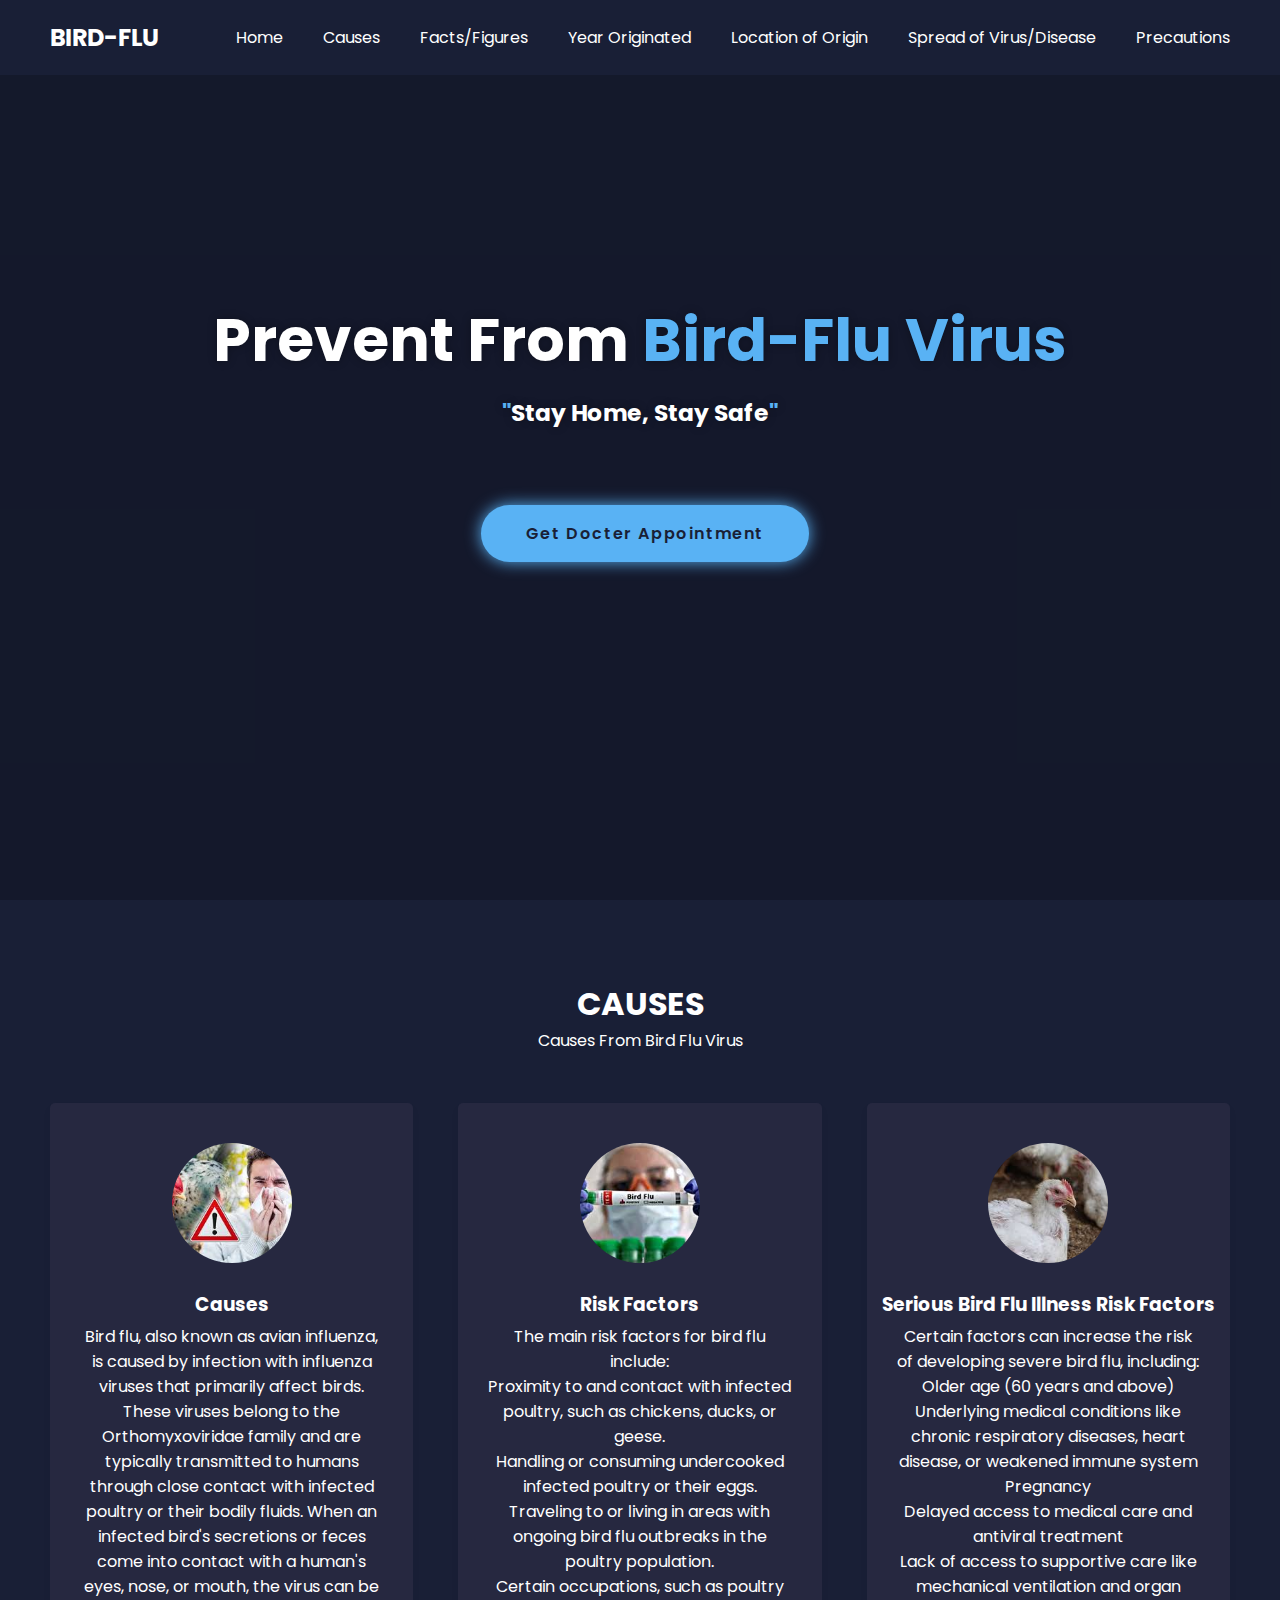
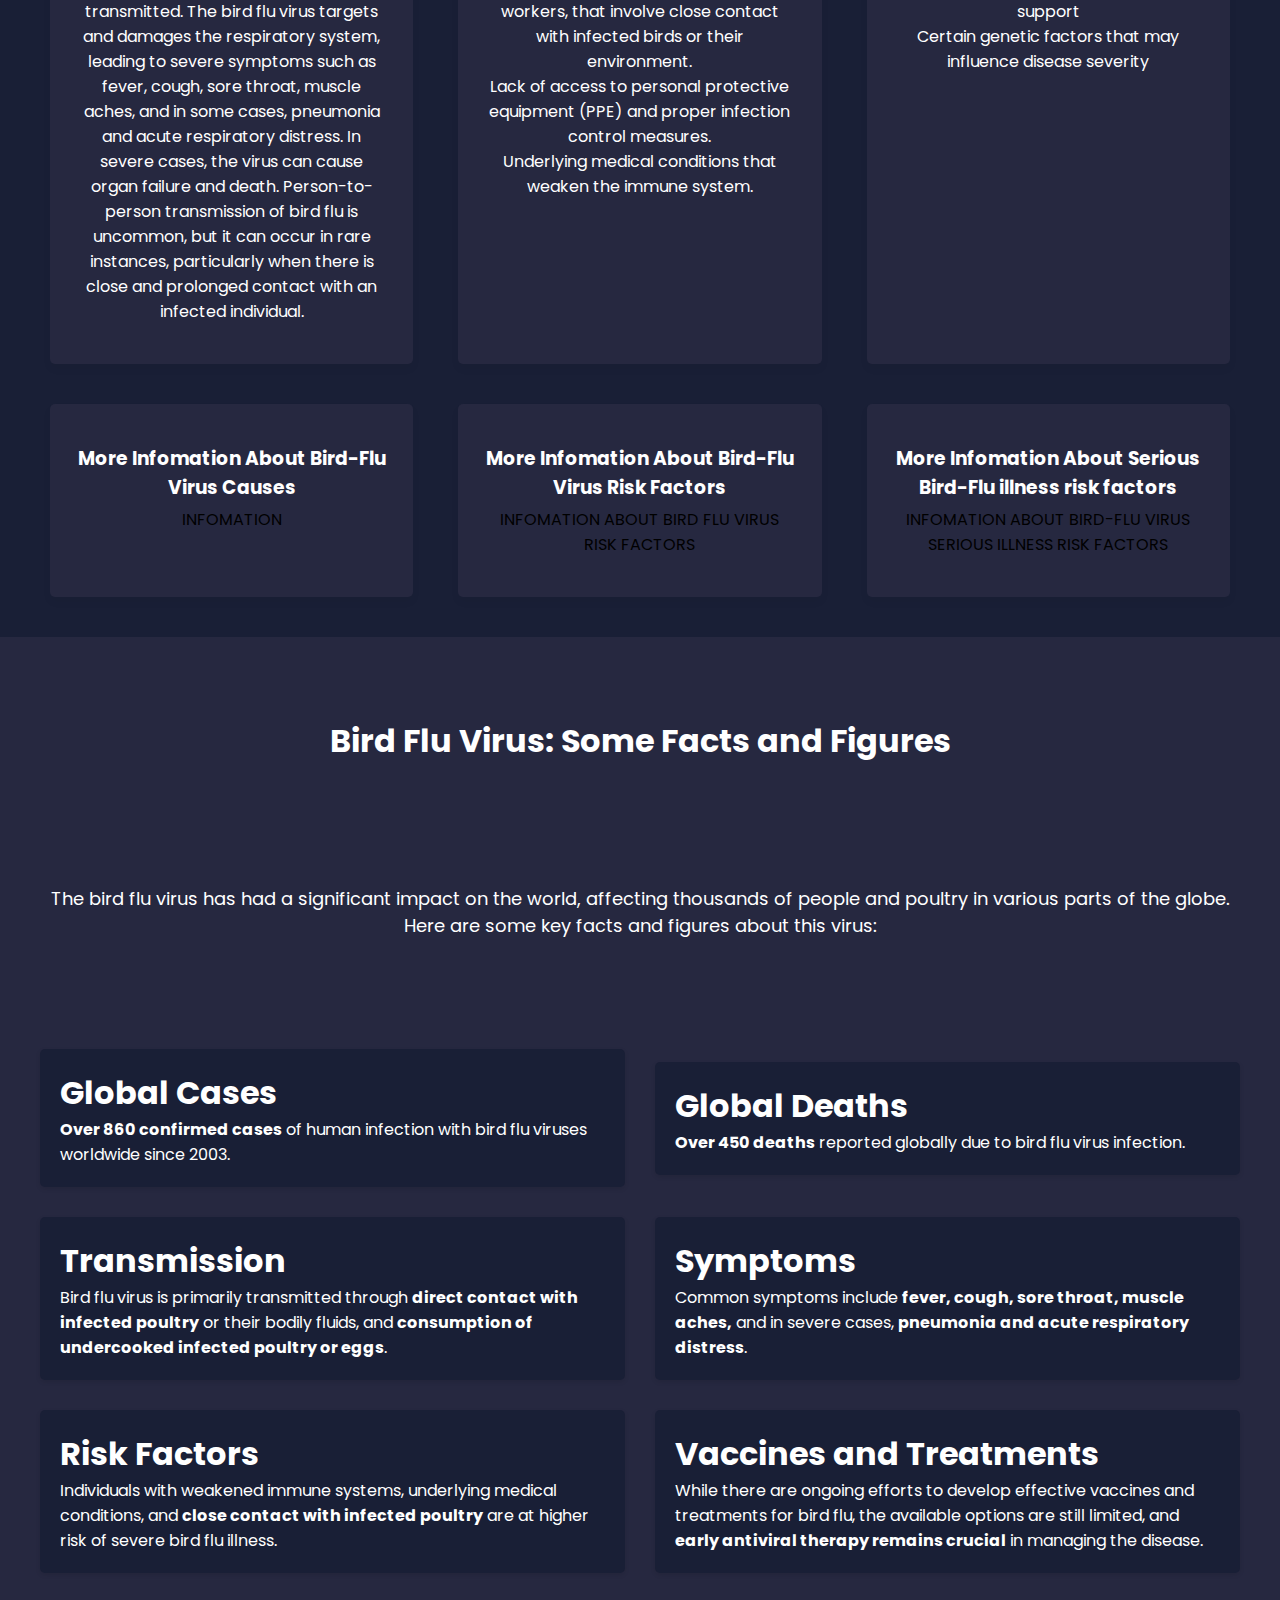
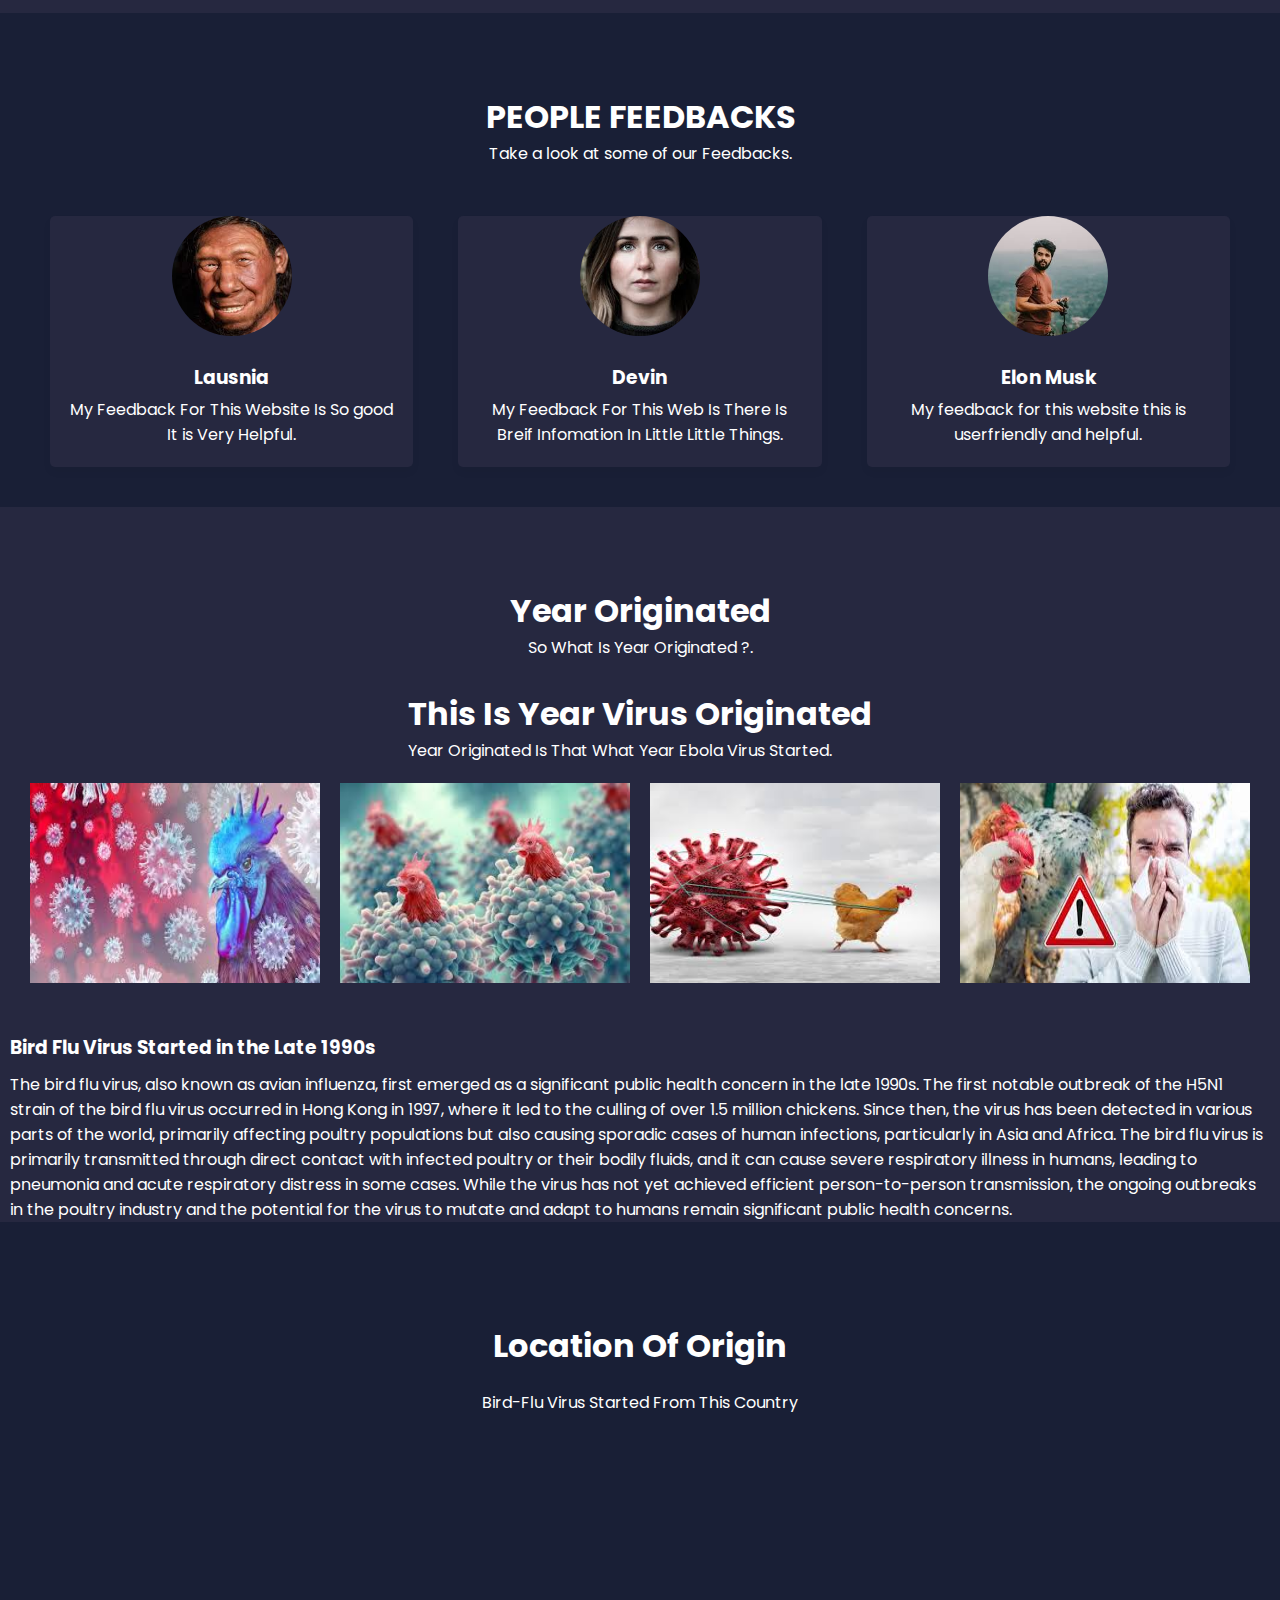
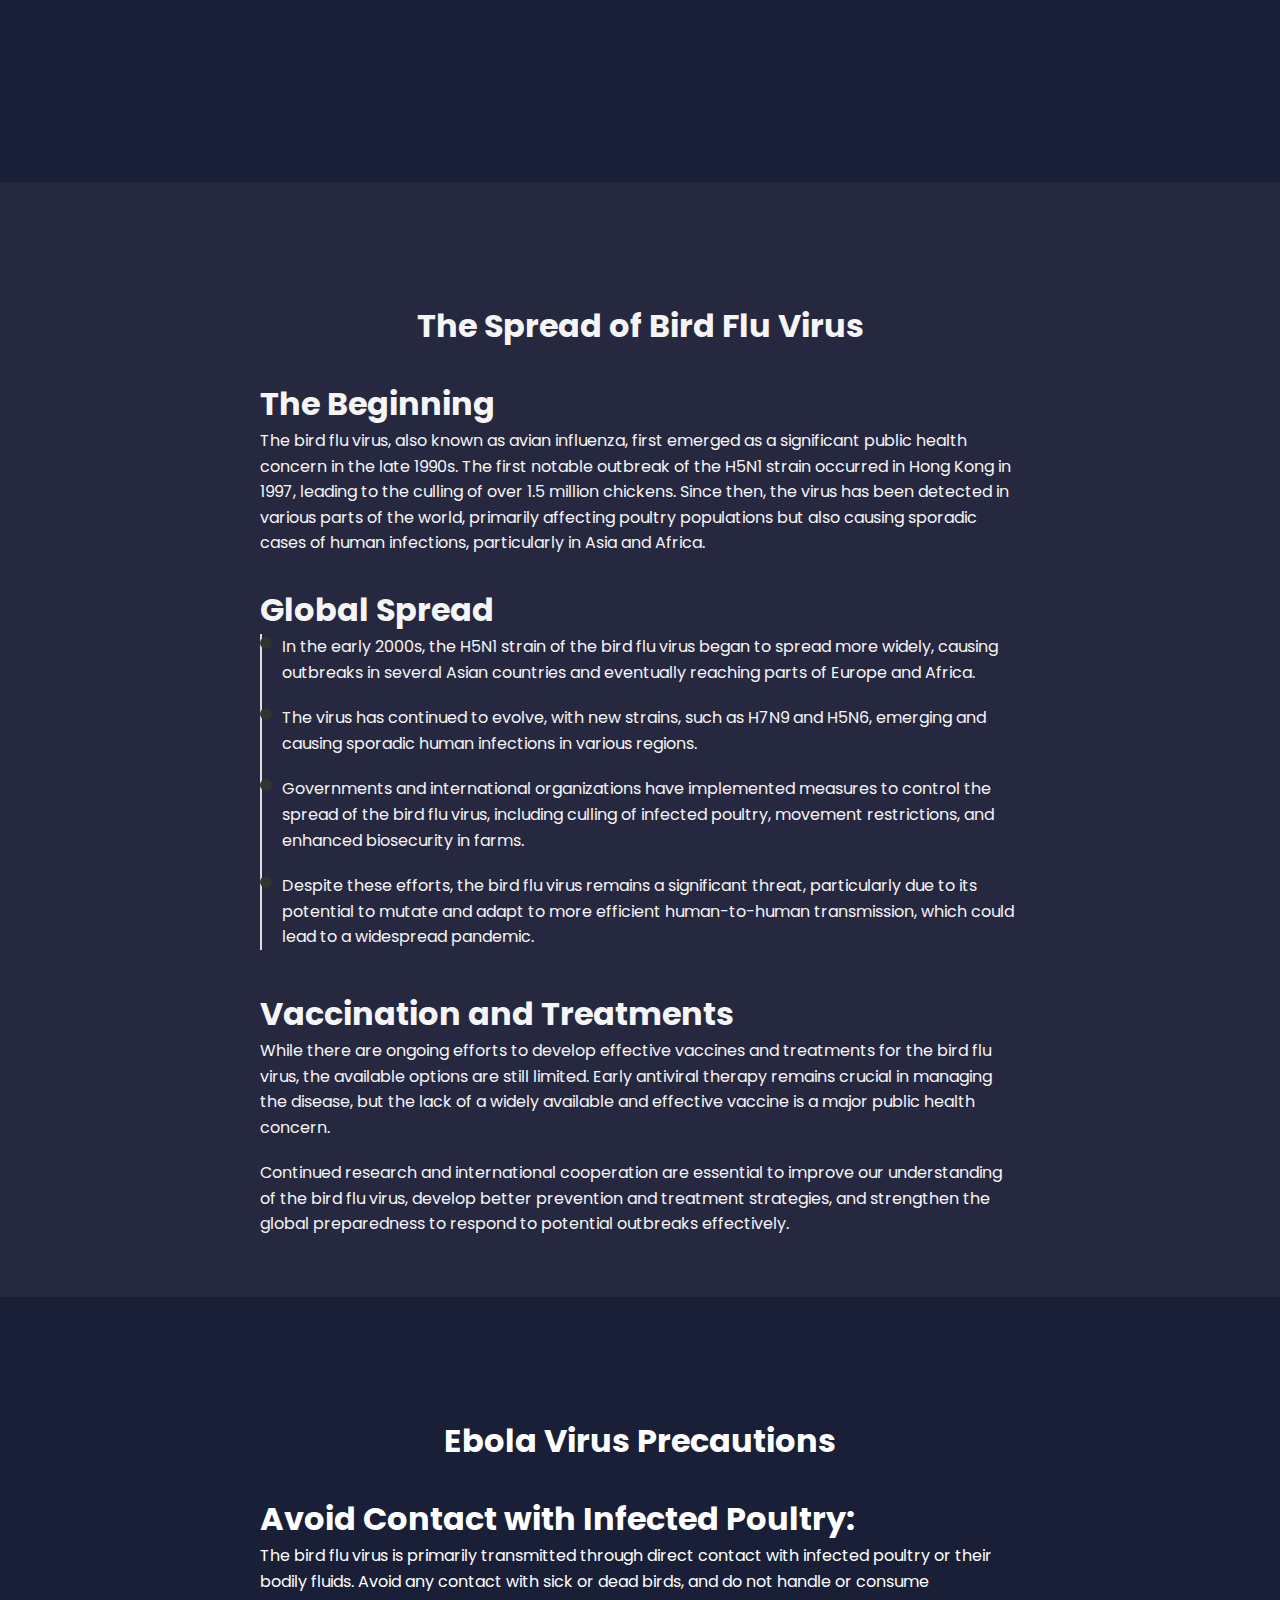
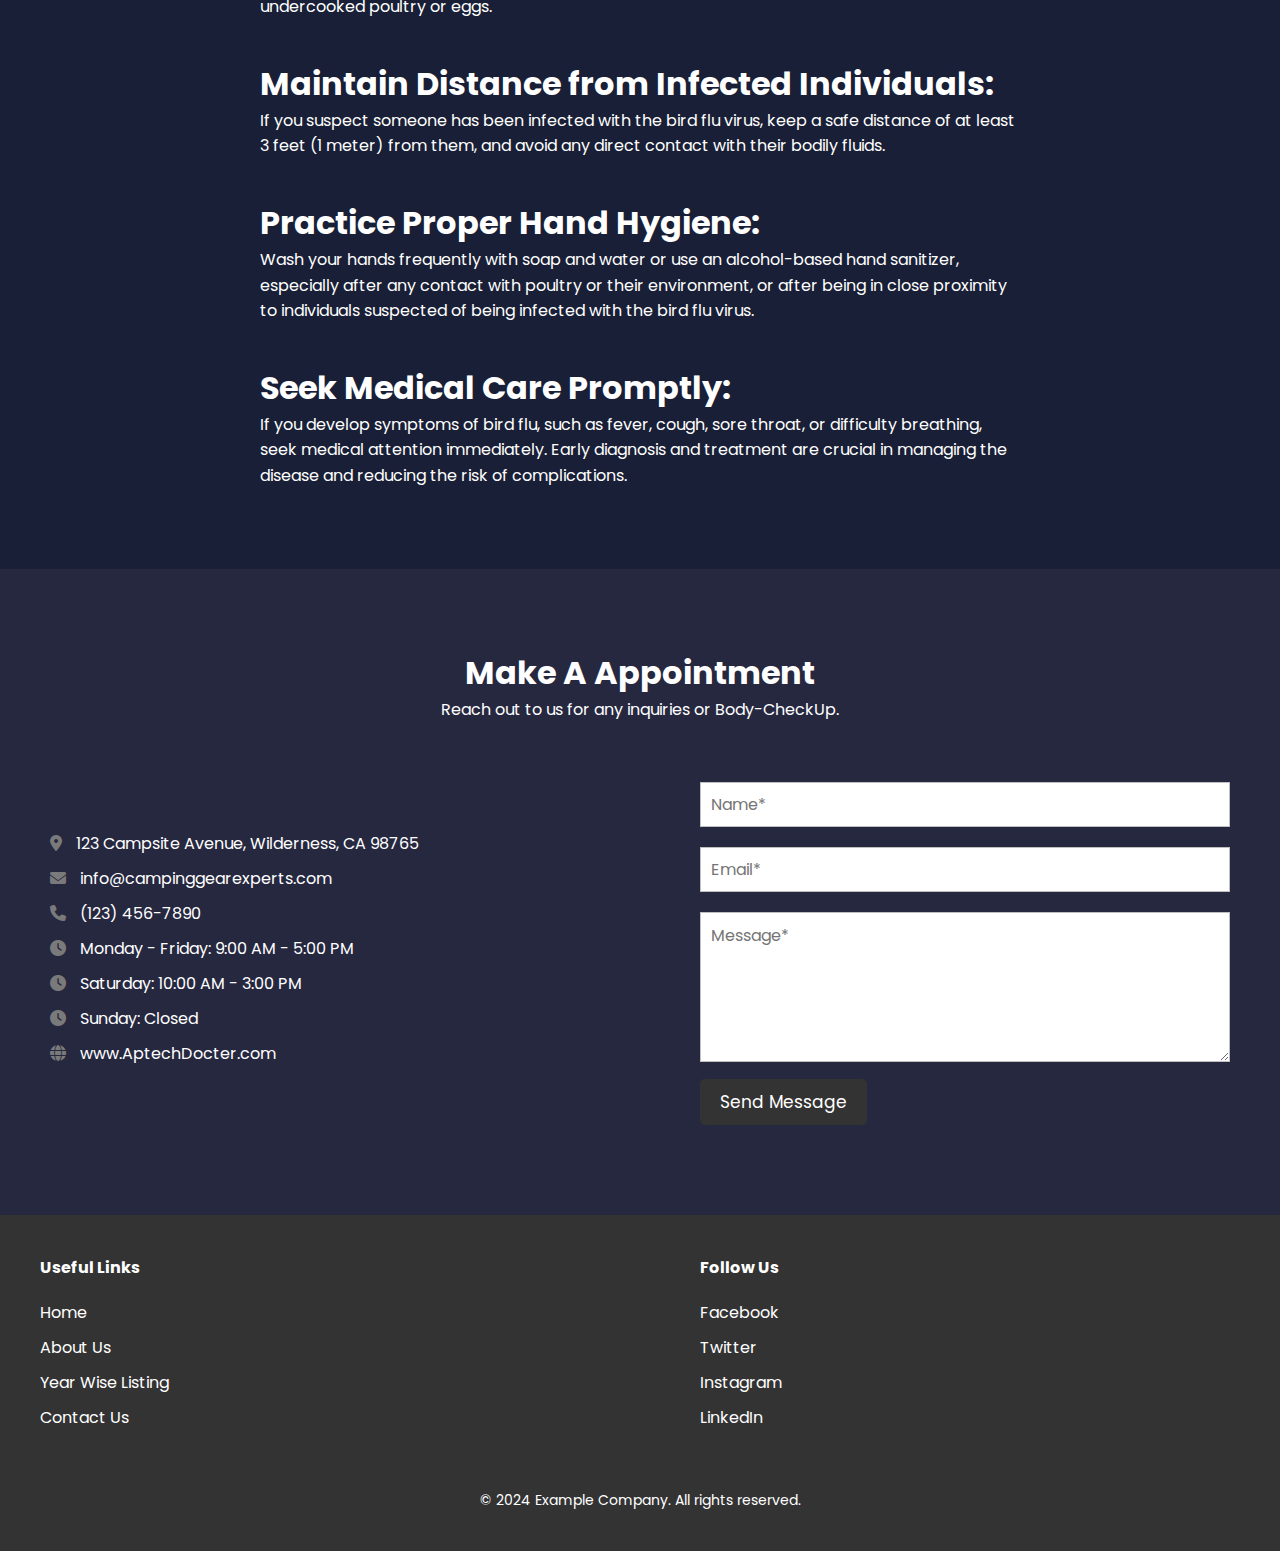
<file: birdflu.html>
<!DOCTYPE html>
<html lang="en">

<head>
    <meta charset="UTF-8" />
    <meta name="viewport" content="width=device-width, initial-scale=1.0">
    <title>BIRD-FLU VIRUS</title>
    <link rel="stylesheet" href="virus-pages.css">
    <!-- Fontawesome Link for Icons -->
    <link rel="stylesheet" href="https://cdnjs.cloudflare.com/ajax/libs/font-awesome/6.3.0/css/all.min.css">
</head>

<body>
    <header>
        <nav class="navbar">
            <h2 class="logo"><a href="#">BIRD-FLU</a></h2>
            <input type="checkbox" id="menu-toggler">
            <label for="menu-toggler" id="hamburger-btn">
                <svg xmlns="http://www.w3.org/2000/svg" viewBox="0 0 24 24" fill="white" width="24px" height="24px">
                    <path d="M0 0h24v24H0z" fill="none" />
                    <path d="M3 18h18v-2H3v2zm0-5h18V11H3v2zm0-7v2h18V6H3z" />
                </svg>
            </label>
            <ul class="all-links">
                <li><a href="#home">Home</a></li>
                <li><a href="#causes">Causes</a></li>
                <li><a href="#facts">Facts/Figures</a></li>
                <li><a href="#year-orignted">Year Originated</a></li>
                <li><a href="#location-of-orgin">Location of Origin</a></li>
                <li><a href="#spread-virus">Spread of Virus/Disease</a></li>
                <li><a href="#Precautions">Precautions</a></li>
            </ul>
        </nav>
    </header>

    <section class="homepage" id="home">
        <div class="content">
            <div class="text">
                <h1>Prevent From <span>Bird-Flu Virus</span></h1>
                <h3>
                    <span>"</span>Stay Home, Stay Safe<span>"</span>
                </h3>
            </div>
            <a href="#contact" class="btn">Get Docter Appointment</a>
        </div>
    </section>

    <section class="causes" id="causes">
        <h2>CAUSES</h2>
        <p>Causes From Bird Flu Virus</p>
        <ul class="cards">
            <li class="card"> <img
                    src="img\images (14).jpg"
                    alt="img">
                <h3>Causes</h3>
                <p>Bird flu, also known as avian influenza, is caused by infection with influenza viruses that primarily
                    affect birds. These viruses belong to the Orthomyxoviridae family and are typically transmitted to
                    humans through close contact with infected poultry or their bodily fluids. When an infected bird's
                    secretions or feces come into contact with a human's eyes, nose, or mouth, the virus can be
                    transmitted. The bird flu virus targets and damages the respiratory system, leading to severe
                    symptoms such as fever, cough, sore throat, muscle aches, and in some cases, pneumonia and acute
                    respiratory distress. In severe cases, the virus can cause organ failure and death. Person-to-person
                    transmission of bird flu is uncommon, but it can occur in rare instances, particularly when there is
                    close and prolonged contact with an infected individual.</p>
            </li>
            <li class="card"> <img
                    src="img\images (13).jpg"
                    alt="img">
                <h3>Risk Factors</h3>
                <p>The main risk factors for bird flu include: <br>Proximity to and contact with infected poultry, such
                    as chickens, ducks, or geese. <br>Handling or consuming undercooked infected poultry or their eggs.
                    <br>Traveling to or living in areas with ongoing bird flu outbreaks in the poultry population.
                    <br>Certain occupations, such as poultry workers, that involve close contact with infected birds or
                    their environment. <br>Lack of access to personal protective equipment (PPE) and proper infection
                    control measures. <br>Underlying medical conditions that weaken the immune system.
                </p>
            </li>
            <li class="card"> <img
                    src="img\images (15).jpg"
                    alt="img">
                <h3>Serious Bird Flu Illness Risk Factors</h3>
                <p>Certain factors can increase the risk of developing severe bird flu, including: <br>Older age (60
                    years and above) <br>Underlying medical conditions like chronic respiratory diseases, heart disease,
                    or weakened immune system <br>Pregnancy <br>Delayed access to medical care and antiviral treatment
                    <br>Lack of access to supportive care like mechanical ventilation and organ support <br>Certain
                    genetic factors that may influence disease severity
                </p>
            </li>
            <li class="card">
                <!-- <img src="images/backpacks.jpg" alt="img"> -->
                <h3>More Infomation About Bird-Flu Virus Causes</h3>
                <p><a href="https://www.mayoclinic.org/diseases-conditions/coronavirus/symptoms-causes/syc-20479963"
                        class="decoration">INFOMATION</a></p>
            </li>
            <li class="card">

                <h3>More Infomation About Bird-Flu Virus Risk Factors</h3>
                <p><a href="https://www.ncbi.nlm.nih.gov/pmc/articles/PMC8767775/" class="decoration">INFOMATION ABOUT
                        BIRD FLU VIRUS RISK FACTORS</a></p>
            </li>
            <li class="card">

                <h3>More Infomation About Serious Bird-Flu illness risk factors</h3>
                <p><a href="https://www.cdc.gov/coronavirus/2019-ncov/hcp/clinical-care/underlyingconditions.html"
                        class="decoration">INFOMATION ABOUT BIRD-FLU VIRUS SERIOUS ILLNESS RISK FACTORS</a></p>
            </li>
        </ul>
    </section>
    <section class="facts" id="facts">
        <h1>Bird Flu Virus: Some Facts and Figures</h1>
        <main>
            <section class="intro">
                <p>The bird flu virus has had a significant impact on the world, affecting thousands of people and
                    poultry in various parts of the globe. Here are some key facts and figures about this virus:</p>
            </section>
            <section class="fact-container">
                <div class="fact">
                    <h2>Global Cases</h2>
                    <p><span class="data">Over 860 confirmed cases</span> of human infection with bird flu viruses
                        worldwide since 2003.</p>
                </div>
                <div class="fact">
                    <h2>Global Deaths</h2>
                    <p><span class="data">Over 450 deaths</span> reported globally due to bird flu virus infection.</p>
                </div>
                <div class="fact">
                    <h2>Transmission</h2>
                    <p>Bird flu virus is primarily transmitted through <span class="data">direct contact with infected
                            poultry</span> or their bodily fluids, and <span class="data">consumption of undercooked
                            infected poultry or eggs</span>.</p>
                </div>
                <div class="fact">
                    <h2>Symptoms</h2>
                    <p>Common symptoms include <span class="data">fever, cough, sore throat, muscle aches,</span> and in
                        severe cases, <span class="data">pneumonia and acute respiratory distress</span>.</p>
                </div>
                <div class="fact">
                    <h2>Risk Factors</h2>
                    <p>Individuals with weakened immune systems, underlying medical conditions, and <span
                            class="data">close contact with infected poultry</span> are at higher risk of severe bird
                        flu illness.</p>
                </div>
                <div class="fact">
                    <h2>Vaccines and Treatments</h2>
                    <p>While there are ongoing efforts to develop effective vaccines and treatments for bird flu, the
                        available options are still limited, and <span class="data">early antiviral therapy remains
                            crucial</span> in managing the disease.</p>
                </div>
            </section>
        </main>
    </section>
    <section class="people-feedbacks" id="people-feedbacks">
        <h2 class="white">PEOPLE FEEDBACKS</h2>
        <p class="white">Take a look at some of our Feedbacks.</p>
        <ul class="cards">
            <li class="card">
                <img src="img\sdkhh.jpg"
                    alt="img">
                <h3 class="white">Lausnia</h3>
                <p class="white">My Feedback For This Website Is So good It is Very Helpful.</p>
            </li>
            <li class="card">
                <img src="img\223334.jpg"
                    alt="img">
                <h3 class="white">Devin</h3>
                <p class="white">My Feedback For This Web Is There Is Breif Infomation In Little Little Things.</p>
            </li>
            <li class="card">
                <img src="img\jfo.jpg"
                    alt="img">
                <h3 class="white">Elon Musk</h3>
                <p class="white">My feedback for this website this is userfriendly and helpful.</p>
            </li>

        </ul>
    </section>

    <section class="year-orignted" id="year-orignted">
        <h2 class="white">Year Originated</h2>
        <p class="white">So What Is Year Originated ?.</p>

        <div class="row company-info">
            <h2 class="white">This Is Year Virus Originated</h3>
                <p class="white">Year Originated Is That What Year Ebola Virus Started.</p>
        </div>
        <div class="container">
            <div class="image-container"> <img
                    src="img\bird flu.jpg"
                    alt="Image 1"> </div>
            <div class="image-container"> <img
                    src="img\bird flu 2.jpg"
                    alt="Image 2"> </div>
            <div class="image-container"> <img
                    src="img\bird flu 3.jpg"
                    alt="Image 3"> </div>
            <div class="image-container"> <img
                    src="img\images (14).jpg"
                    alt="Image 4"> </div>
        </div>
        <div class="row mission-vision">
            <h3 class="white">Bird Flu Virus Started in the Late 1990s</h3>
            <p class="white">The bird flu virus, also known as avian influenza, first emerged as a significant public
                health concern in the late 1990s. The first notable outbreak of the H5N1 strain of the bird flu virus
                occurred in Hong Kong in 1997, where it led to the culling of over 1.5 million chickens. Since then, the
                virus has been detected in various parts of the world, primarily affecting poultry populations but also
                causing sporadic cases of human infections, particularly in Asia and Africa. The bird flu virus is
                primarily transmitted through direct contact with infected poultry or their bodily fluids, and it can
                cause severe respiratory illness in humans, leading to pneumonia and acute respiratory distress in some
                cases. While the virus has not yet achieved efficient person-to-person transmission, the ongoing
                outbreaks in the poultry industry and the potential for the virus to mutate and adapt to humans remain
                significant public health concerns. </p>
        </div>

    </section>
    <section class="location-of-orgin" id="location-of-orgin">
        <div id="header-lofo">
            <h1>Location Of Origin</h1>
            <p id="location-of-orgin-para">Bird-Flu Virus Started From This Country</p>
        </div>

        <div class="map-container">
            <iframe id="map-frame"
                src="https://www.google.com/maps/embed?pb=!1m18!1m12!1m3!1d236161.67456130948!2d113.97458763913089!3d22.35264087464027!2m3!1f0!2f0!3f0!3m2!1i1024!2i768!4f13.1!3m3!1m2!1s0x3403e2eda332980f%3A0xf08ab3badbeac97c!2sHong%20Kong!5e0!3m2!1sen!2s!4v1718300186629!5m2!1sen!2s"
                allowfullscreen="" loading="lazy"></iframe>
        </div>

    </section>



    <section class="spread-virus" id="spread-virus">

        <div id="container">
            <h1 id="heading">The Spread of Bird Flu Virus</h1>
            <h2 id="beginning-heading">The Beginning</h2>
            <p id="beginning-text">The bird flu virus, also known as avian influenza, first emerged as a significant
                public health concern in the late 1990s. The first notable outbreak of the H5N1 strain occurred in Hong
                Kong in 1997, leading to the culling of over 1.5 million chickens. Since then, the virus has been
                detected in various parts of the world, primarily affecting poultry populations but also causing
                sporadic cases of human infections, particularly in Asia and Africa.</p>
            <h2 id="global-spread-heading">Global Spread</h2>
            <div id="timeline">
                <div class="timeline-item">
                    <p id="global-spread-text">In the early 2000s, the H5N1 strain of the bird flu virus began to spread
                        more widely, causing outbreaks in several Asian countries and eventually reaching parts of
                        Europe and Africa.</p>
                </div>
                <div class="timeline-item">
                    <p id="global-spread-text">The virus has continued to evolve, with new strains, such as H7N9 and
                        H5N6, emerging and causing sporadic human infections in various regions.</p>
                </div>
                <div class="timeline-item">
                    <p id="global-spread-text">Governments and international organizations have implemented measures to
                        control the spread of the bird flu virus, including culling of infected poultry, movement
                        restrictions, and enhanced biosecurity in farms.</p>
                </div>
                <div class="timeline-item">
                    <p id="global-spread-text">Despite these efforts, the bird flu virus remains a significant threat,
                        particularly due to its potential to mutate and adapt to more efficient human-to-human
                        transmission, which could lead to a widespread pandemic.</p>
                </div>
            </div>
            <h2 id="vaccination-heading">Vaccination and Treatments</h2>
            <p id="vaccination-text">While there are ongoing efforts to develop effective vaccines and treatments for
                the bird flu virus, the available options are still limited. Early antiviral therapy remains crucial in
                managing the disease, but the lack of a widely available and effective vaccine is a major public health
                concern.</p>
            <p id="vaccination-text">Continued research and international cooperation are essential to improve our
                understanding of the bird flu virus, develop better prevention and treatment strategies, and strengthen
                the global preparedness to respond to potential outbreaks effectively.
                </p>
        </div>



    </section>



    <section class="Precautions" id="Precautions">
        <div class="precaution-container">
            <h1 id="precaution-heading">Ebola Virus Precautions</h1>

            <div class="precaution-section">
                <h2>Avoid Contact with Infected Poultry:</h2>
                <p>The bird flu virus is primarily transmitted through direct contact with infected poultry or their
                    bodily fluids. Avoid any contact with sick or dead birds, and do not handle or consume undercooked
                    poultry or eggs.</p>
            </div>
            <div class="precaution-section">
                <h2>Maintain Distance from Infected Individuals:</h2>
                <p>If you suspect someone has been infected with the bird flu virus, keep a safe distance of at least 3
                    feet (1 meter) from them, and avoid any direct contact with their bodily fluids.</p>
            </div>
            <div class="precaution-section">
                <h2>Practice Proper Hand Hygiene:</h2>
                <p>Wash your hands frequently with soap and water or use an alcohol-based hand sanitizer, especially
                    after any contact with poultry or their environment, or after being in close proximity to
                    individuals suspected of being infected with the bird flu virus.</p>
            </div>
            <div class="precaution-section">
                <h2>Seek Medical Care Promptly:</h2>
                <p>If you develop symptoms of bird flu, such as fever, cough, sore throat, or difficulty breathing, seek
                    medical attention immediately. Early diagnosis and treatment are crucial in managing the disease and
                    reducing the risk of complications. </p> </div>
    </section>



    
    <section class="contact" id="contact">
        <h2>Make A Appointment</h2>
        <p>Reach out to us for any inquiries or Body-CheckUp.</p>
        <div class="row">
            <div class="col information">
                <div class="contact-details">
                    <p><i class="fas fa-map-marker-alt"></i> 123 Campsite Avenue, Wilderness, CA 98765</p>
                    <p><i class="fas fa-envelope"></i> info@campinggearexperts.com</p>
                    <p><i class="fas fa-phone"></i> (123) 456-7890</p>
                    <p><i class="fas fa-clock"></i> Monday - Friday: 9:00 AM - 5:00 PM</p>
                    <p><i class="fas fa-clock"></i> Saturday: 10:00 AM - 3:00 PM</p>
                    <p><i class="fas fa-clock"></i> Sunday: Closed</p>
                    <p><i class="fas fa-globe"></i> www.AptechDocter.com</p>
                </div>
            </div>
            <div class="col form">
                <form>
                    <input type="text" placeholder="Name*" required>
                    <input type="email" placeholder="Email*" required>
                    <textarea placeholder="Message*" required></textarea>
                    <button id="submit" type="submit">Send Message</button>
                </form>
            </div>
        </div>
    </section>

  
    <footer>
        <div class="footer-content">
          <div class="useful-links">
            <h4>Useful Links</h4>
            <ul>
              <li><a href="index.html">Home</a></li>
              <li><a href="#about">About Us</a></li>
              <li><a href="#listing">Year Wise Listing</a></li>
              <li><a href="#contact">Contact Us</a></li>
            </ul>
          </div>
          <div class="follow-us">
            <h4>Follow Us</h4>
            <ul>
              <li><a href="#">Facebook</a></li>
              <li><a href="#">Twitter</a></li>
              <li><a href="#">Instagram</a></li>
              <li><a href="#">LinkedIn</a></li>
            </ul>
          </div>
        </div>
        <div class="copyright">
          &copy; 2024 Example Company. All rights reserved.
        </div>
      </footer>

</body>

</html>
</file>
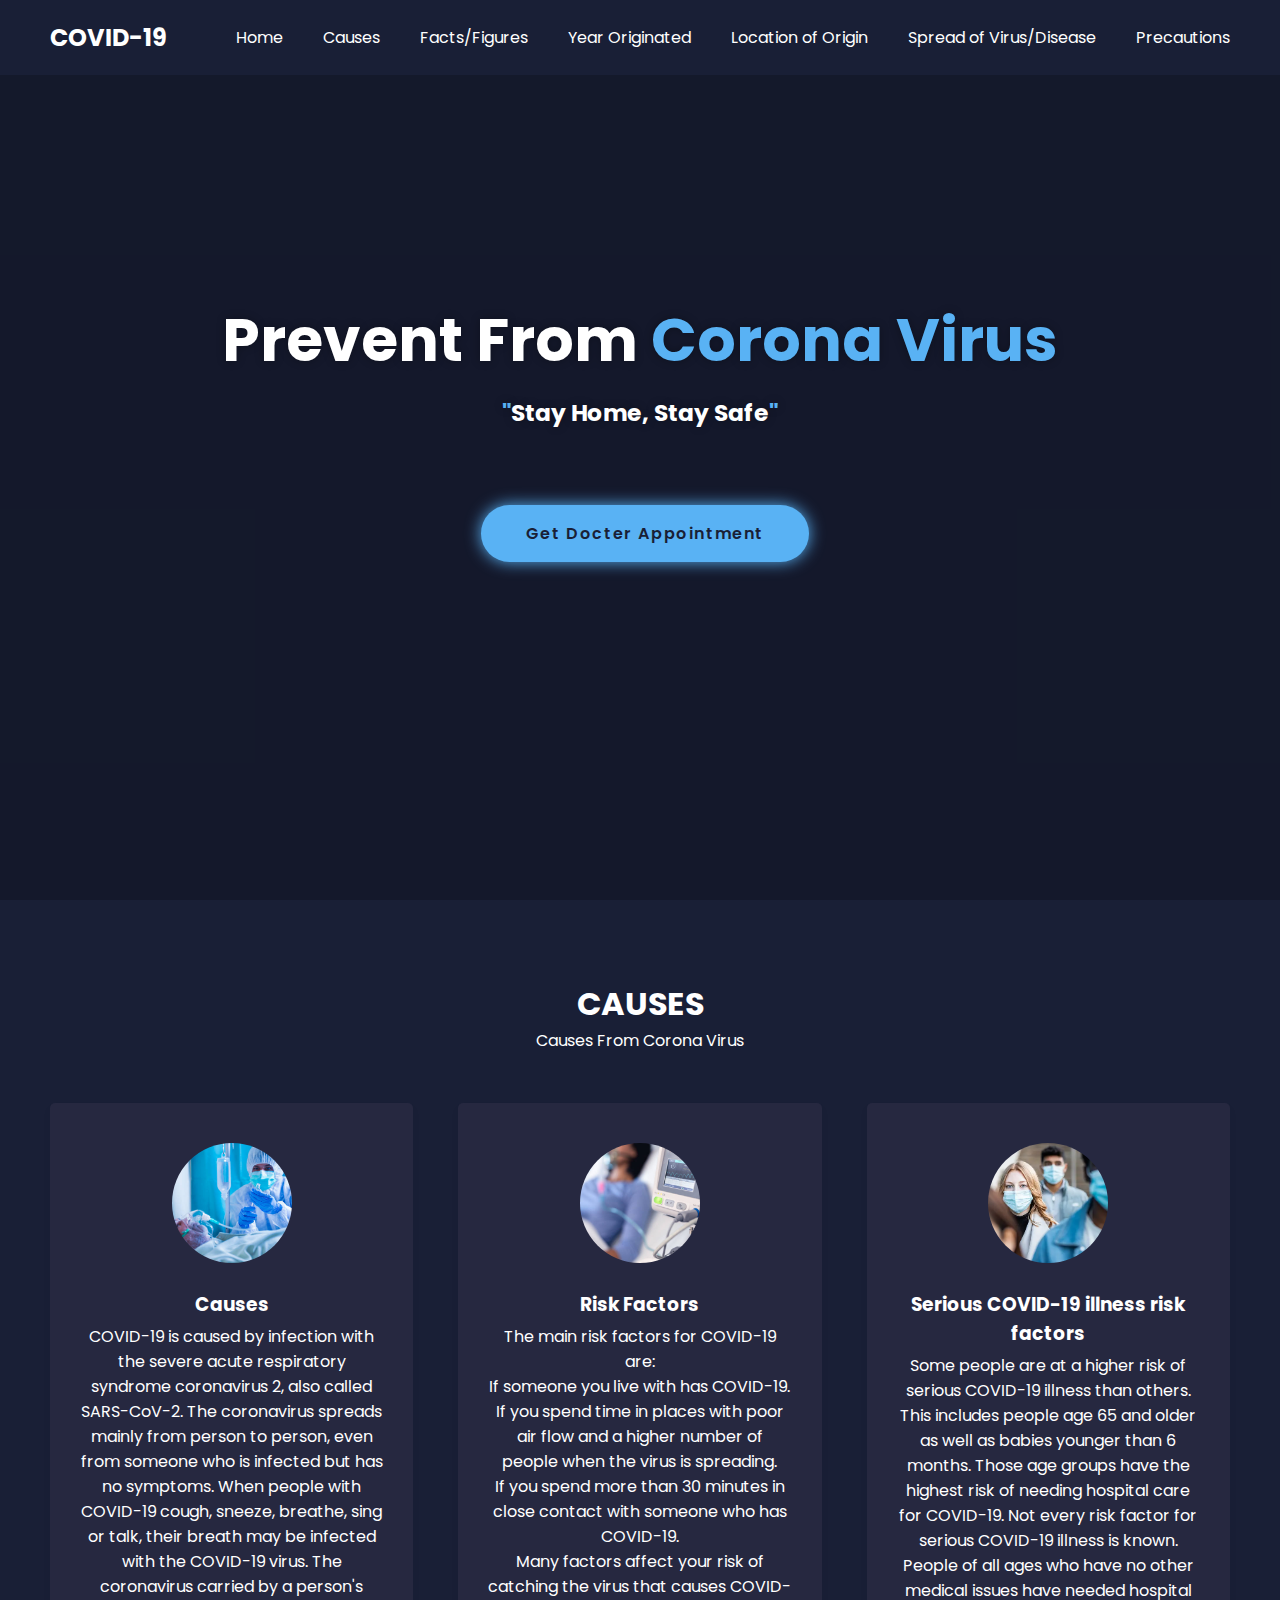
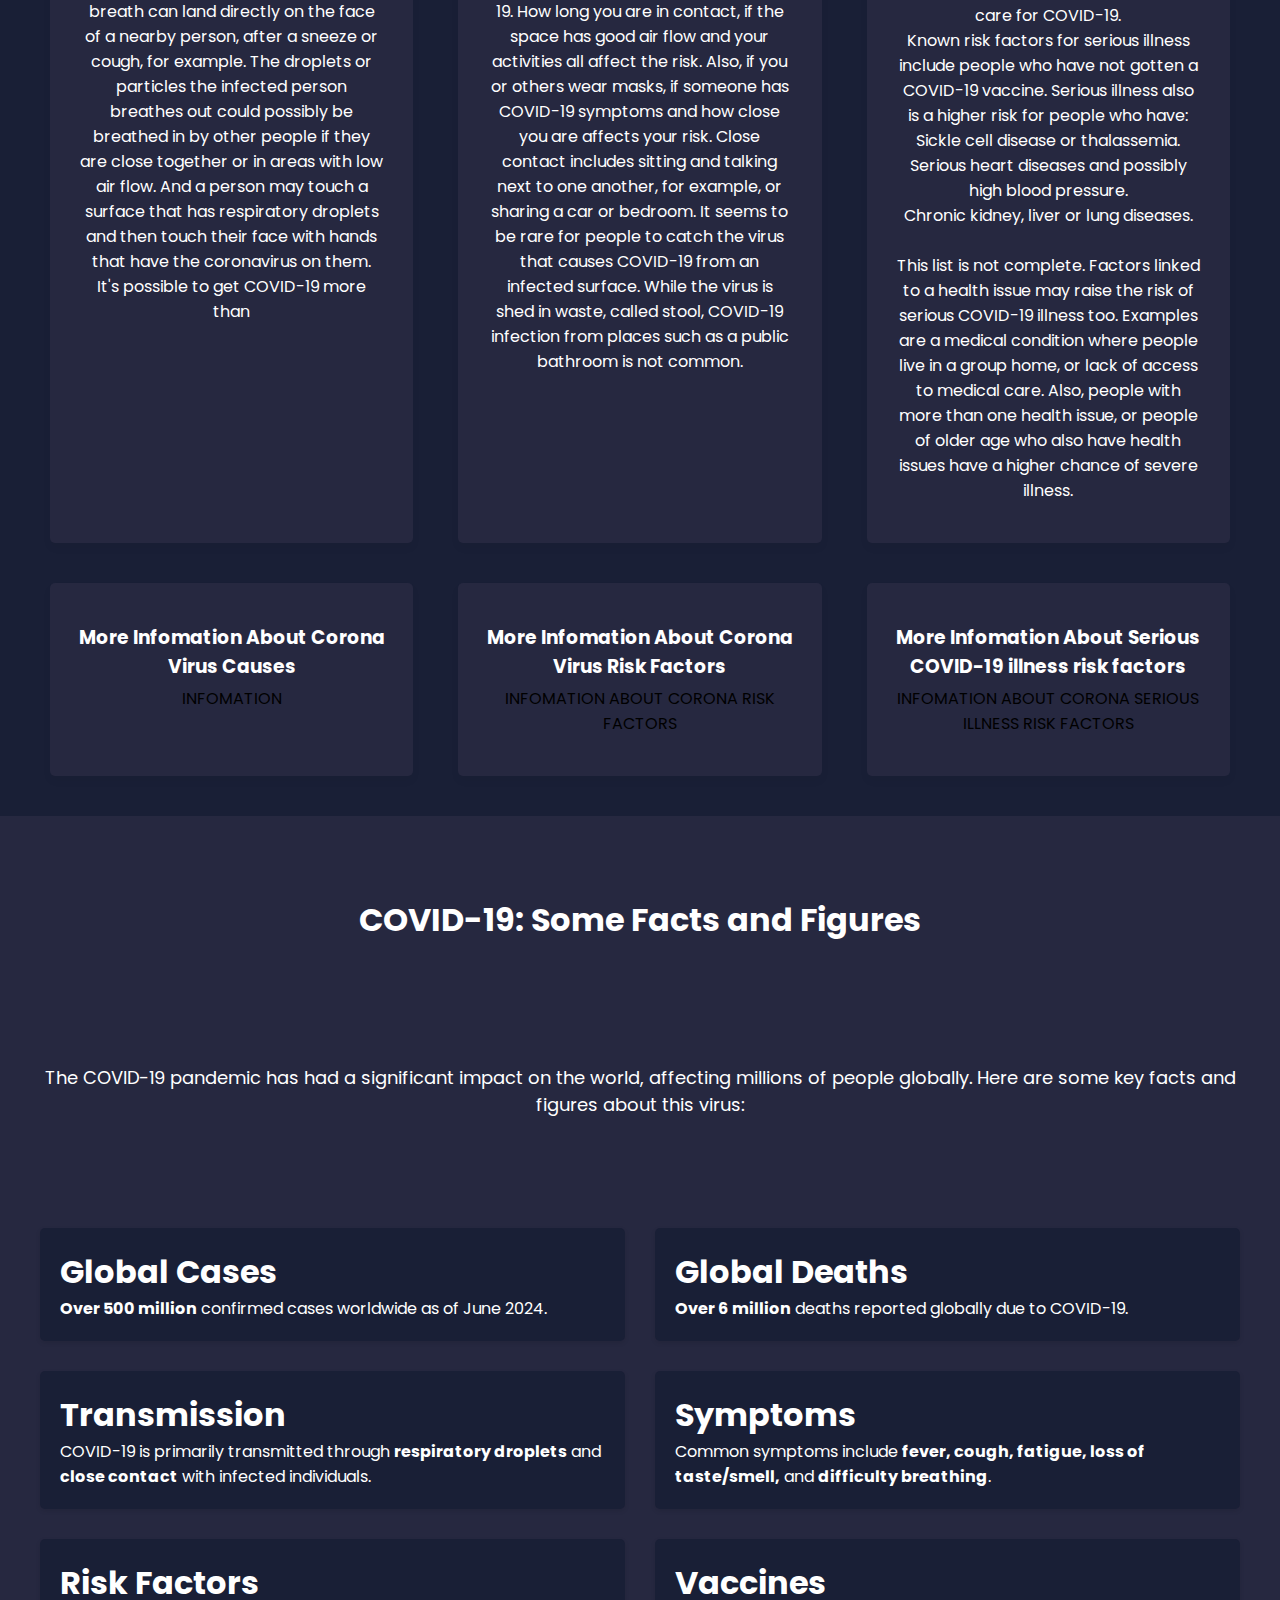
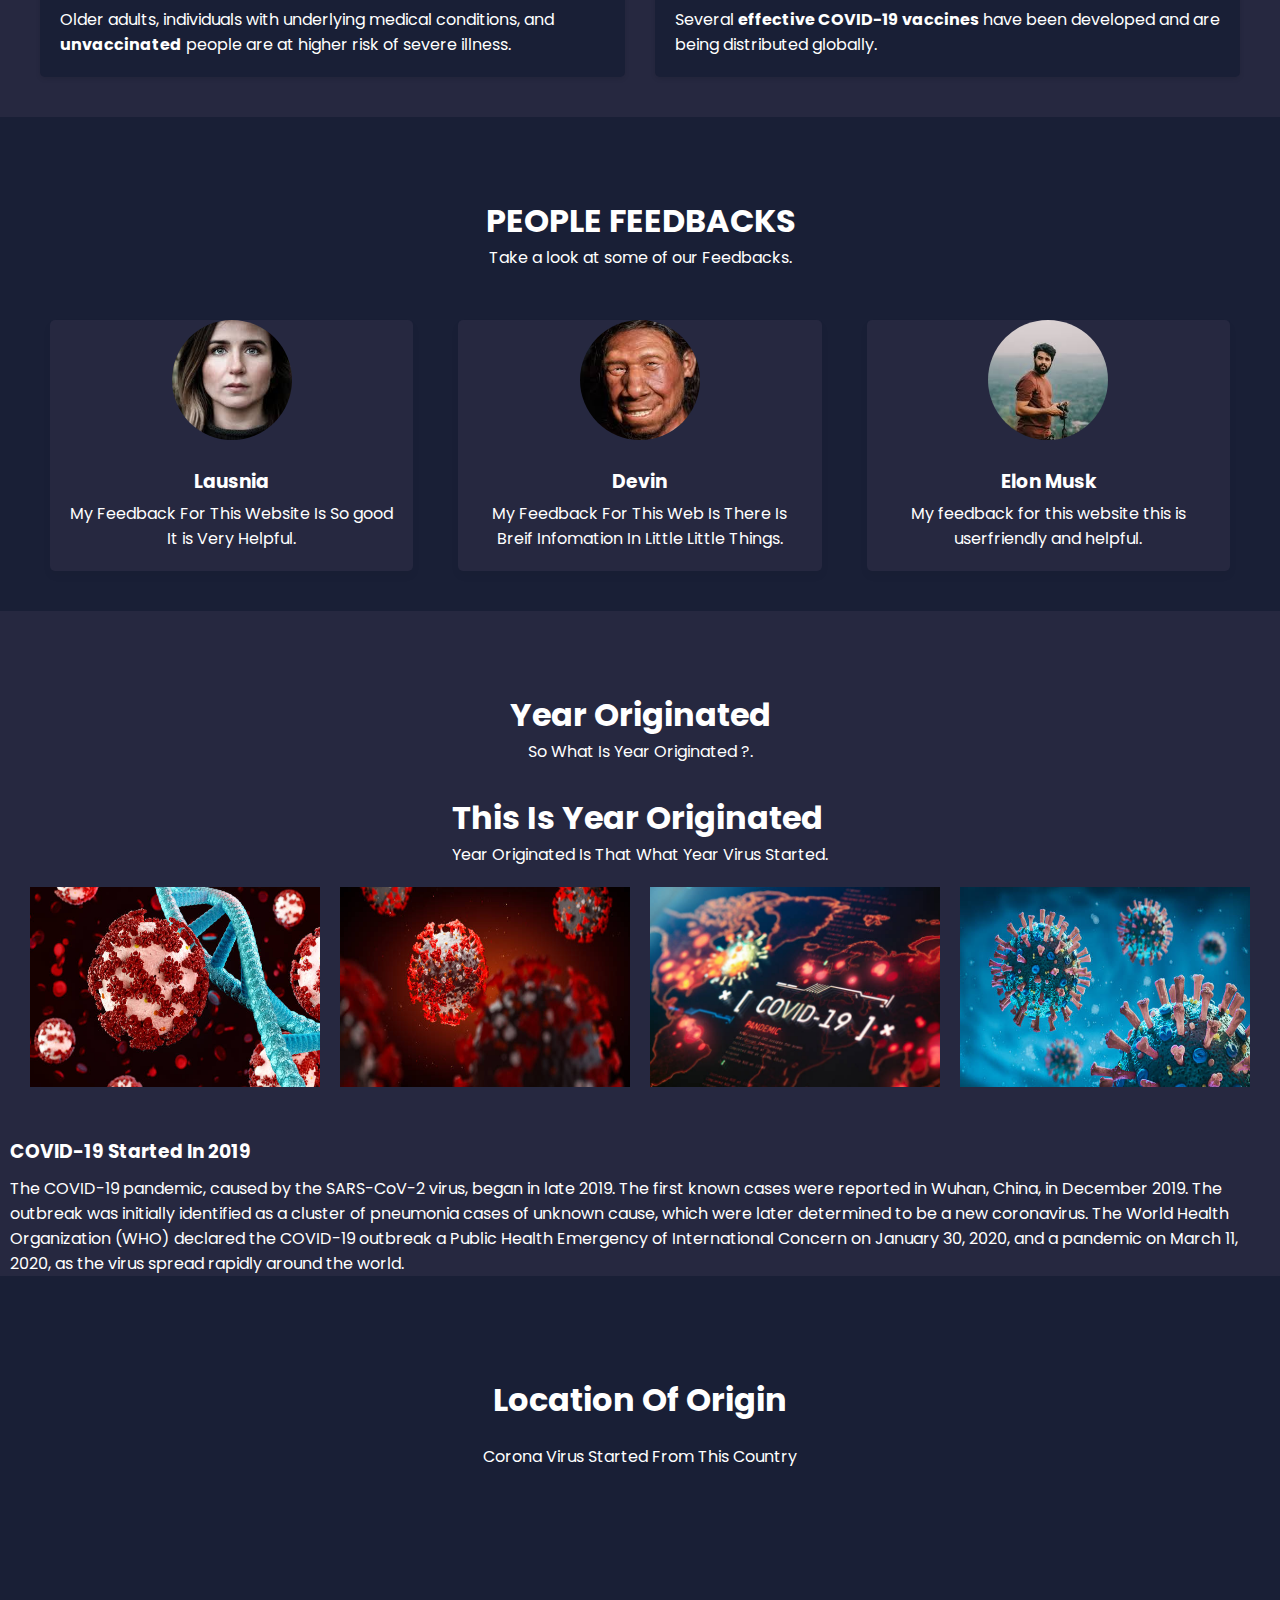
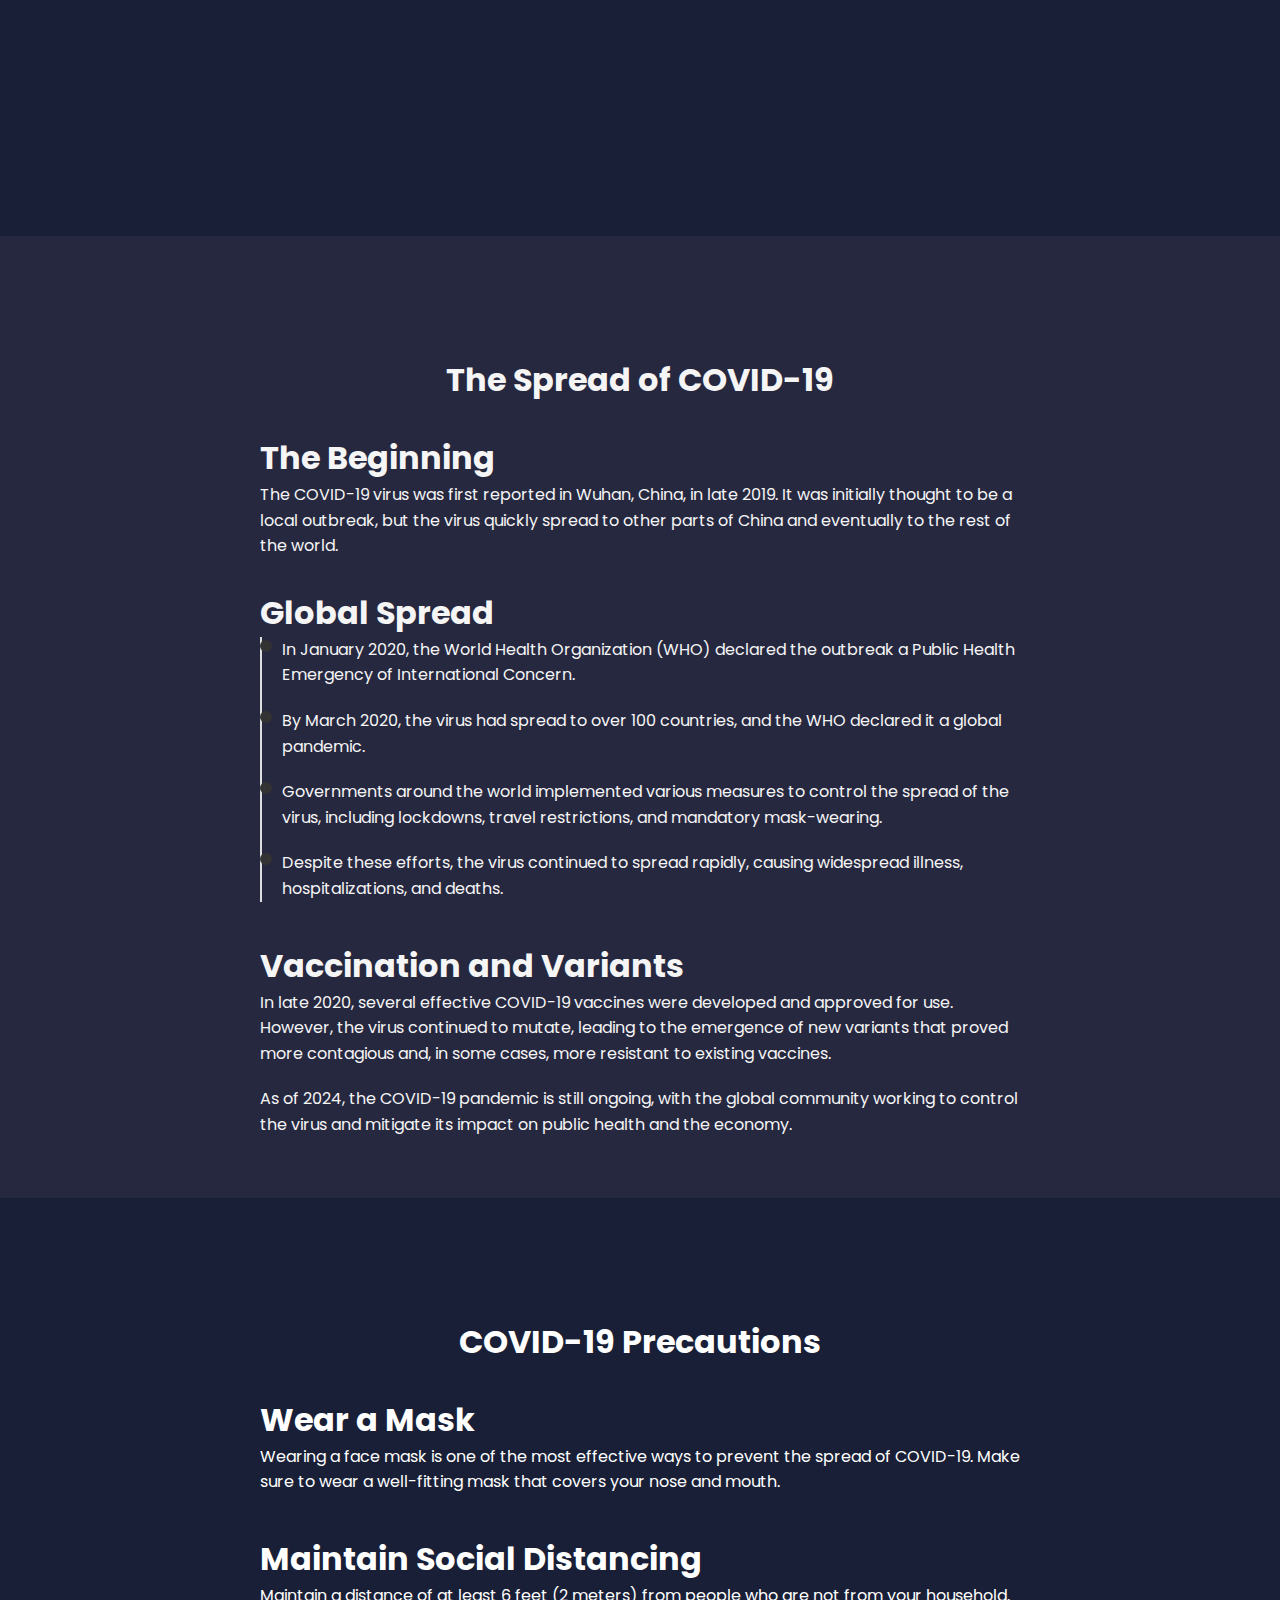
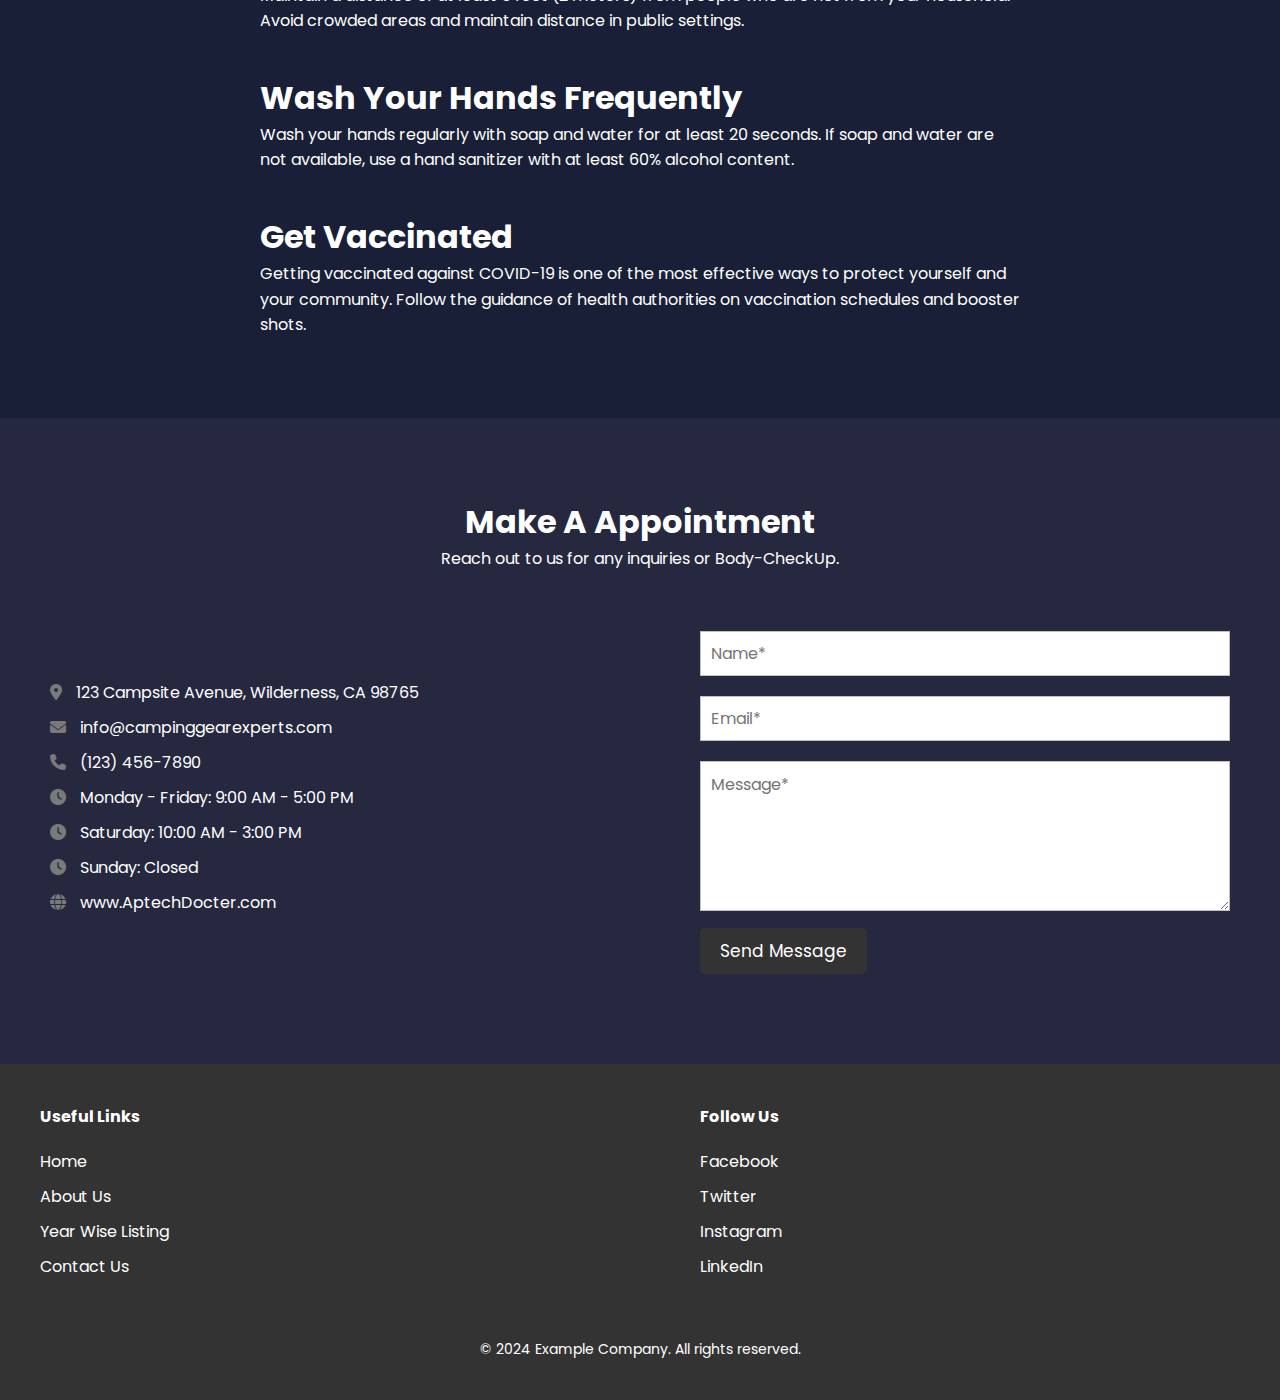
<file: corona.html>
<!DOCTYPE html>
<html lang="en">

<head>
  <meta charset="UTF-8" />
  <meta name="viewport" content="width=device-width, initial-scale=1.0">
  <title>COVID-19</title>
  <link rel="stylesheet" href="virus-pages.css">
  <!-- Fontawesome Link for Icons -->
  <link rel="stylesheet" href="https://cdnjs.cloudflare.com/ajax/libs/font-awesome/6.3.0/css/all.min.css">
</head>

<body>
  <header>
    <nav class="navbar">
      <h2 class="logo"><a href="#">COVID-19</a></h2>
      <input type="checkbox" id="menu-toggler">
      <label for="menu-toggler" id="hamburger-btn">
        <svg xmlns="http://www.w3.org/2000/svg" viewBox="0 0 24 24" fill="white" width="24px" height="24px">
          <path d="M0 0h24v24H0z" fill="none" />
          <path d="M3 18h18v-2H3v2zm0-5h18V11H3v2zm0-7v2h18V6H3z" />
        </svg>
      </label>
      <ul class="all-links">
        <li><a href="#home">Home</a></li>
        <li><a href="#causes">Causes</a></li>
        <li><a href="#facts">Facts/Figures</a></li>
        <li><a href="#year-orignted">Year Originated</a></li>
        <li><a href="#location-of-orgin">Location of Origin</a></li>
        <li><a href="#spread-virus">Spread of Virus/Disease</a></li>
        <li><a href="#Precautions">Precautions</a></li>
      </ul>
    </nav>
  </header>

  <section class="homepage" id="home">
    <div class="content">
      <div class="text">
        <h1>Prevent From <span>Corona Virus</span></h1>
        <h3>
          <span>"</span>Stay Home, Stay Safe<span>"</span>
        </h3>
      </div>
      <a href="#contact" class="btn">Get Docter Appointment</a>
    </div>
  </section>

  <section class="causes" id="causes">
    <h2>CAUSES</h2>
    <p>Causes From Corona Virus</p>
    <ul class="cards">
      <li class="card">
        <img src="img\istockphoto-1322662830-612x612.jpg" alt="img">
        <h3>Causes</h3>
        <p>COVID-19 is caused by infection with the severe acute respiratory syndrome coronavirus 2, also called
          SARS-CoV-2.

          The coronavirus spreads mainly from person to person, even from someone who is infected but has no symptoms.
          When people with COVID-19 cough, sneeze, breathe, sing or talk, their breath may be infected with the COVID-19
          virus.

          The coronavirus carried by a person's breath can land directly on the face of a nearby person, after a sneeze
          or cough, for example. The droplets or particles the infected person breathes out could possibly be breathed
          in by other people if they are close together or in areas with low air flow. And a person may touch a surface
          that has respiratory droplets and then touch their face with hands that have the coronavirus on them.

          It's possible to get COVID-19 more than </p>
      </li>
      <li class="card">
        <img src="img\istockphoto-1315352400-612x612.jpg" alt="img">
        <h3>Risk Factors</h3>
        <p>The main risk factors for COVID-19 are: <br>If someone you live with has COVID-19.
          <br>If you spend time in places with poor air flow and a higher number of people when the virus is spreading.
          <br>If you spend more than 30 minutes in close contact with someone who has COVID-19. <br>Many factors affect
          your risk of catching the virus that causes COVID-19. How long you are in contact, if the space has good air
          flow and your activities all affect the risk. Also, if you or others wear masks, if someone has COVID-19
          symptoms and how close you are affects your risk. Close contact includes sitting and talking next to one
          another, for example, or sharing a car or bedroom.

          It seems to be rare for people to catch the virus that causes COVID-19 from an infected surface. While the
          virus is shed in waste, called stool, COVID-19 infection from places such as a public bathroom is not common.
        </p>
      </li>
      <li class="card">
        <img src="img\istockphoto-1369532854-170667a.webp" alt="img">
        <h3>Serious COVID-19 illness risk factors</h3>
        <p>Some people are at a higher risk of serious COVID-19 illness than others. This includes people age 65 and
          older as well as babies younger than 6 months. Those age groups have the highest risk of needing hospital care
          for COVID-19.

          Not every risk factor for serious COVID-19 illness is known. People of all ages who have no other medical
          issues have needed hospital care for COVID-19.

          <br>Known risk factors for serious illness include people who have not gotten a COVID-19 vaccine. Serious
          illness also is a higher risk for people who have: <br>Sickle cell disease or thalassemia. <br>
          Serious heart diseases and possibly high blood pressure. <br>
          Chronic kidney, liver or lung diseases. <br> <br> This list is not complete. Factors linked to a health issue
          may raise the risk of serious COVID-19 illness too. Examples are a medical condition where people live in a
          group home, or lack of access to medical care. Also, people with more than one health issue, or people of
          older age who also have health issues have a higher chance of severe illness.


        </p>



      </li>
      <li class="card">
        <!-- <img src="images/backpacks.jpg" alt="img"> -->
        <h3>More Infomation About Corona Virus Causes</h3>
        <p><a href="https://www.mayoclinic.org/diseases-conditions/coronavirus/symptoms-causes/syc-20479963"
            class="decoration">INFOMATION</a></p>
      </li>
      <li class="card">

        <h3>More Infomation About Corona Virus Risk Factors</h3>
        <p><a href="https://www.ncbi.nlm.nih.gov/pmc/articles/PMC8767775/" class="decoration">INFOMATION ABOUT CORONA
            RISK FACTORS</a></p>
      </li>
      <li class="card">

        <h3>More Infomation About Serious COVID-19 illness risk factors</h3>
        <p><a href="https://www.cdc.gov/coronavirus/2019-ncov/hcp/clinical-care/underlyingconditions.html"
            class="decoration">INFOMATION ABOUT CORONA SERIOUS ILLNESS RISK FACTORS</a></p>
      </li>
    </ul>
  </section>
  <section class="facts" id="facts">
    <h1>COVID-19: Some Facts and Figures</h1>

    <main>
      <section class="intro">
        <p>The COVID-19 pandemic has had a significant impact on the world, affecting millions of people globally. Here
          are some key facts and figures about this virus:</p>
      </section>

      <section class="fact-container">
        <div class="fact">
          <h2>Global Cases</h2>
          <p><span class="data">Over 500 million</span> confirmed cases worldwide as of June 2024.</p>
        </div>
        <div class="fact">
          <h2>Global Deaths</h2>
          <p><span class="data">Over 6 million</span> deaths reported globally due to COVID-19.</p>
        </div>
        <div class="fact">
          <h2>Transmission</h2>
          <p>COVID-19 is primarily transmitted through <span class="data">respiratory droplets</span> and <span
              class="data">close contact</span> with infected individuals.</p>
        </div>
        <div class="fact">
          <h2>Symptoms</h2>
          <p>Common symptoms include <span class="data">fever, cough, fatigue, loss of taste/smell,</span> and <span
              class="data">difficulty breathing</span>.</p>
        </div>
        <div class="fact">
          <h2>Risk Factors</h2>
          <p>Older adults, individuals with underlying medical conditions, and <span class="data">unvaccinated</span>
            people are at higher risk of severe illness.</p>
        </div>
        <div class="fact">
          <h2>Vaccines</h2>
          <p>Several <span class="data">effective COVID-19 vaccines</span> have been developed and are being distributed
            globally.</p>
        </div>
    </main>
  </section>
  <section class="people-feedbacks" id="people-feedbacks">
    <h2 class="white">PEOPLE FEEDBACKS</h2>
    <p class="white">Take a look at some of our Feedbacks.</p>
    <ul class="cards">
      <li class="card">
        <img src="img\223334.jpg" alt="img">
        <h3 class="white">Lausnia</h3>
        <p class="white">My Feedback For This Website Is So good It is Very Helpful.</p>
      </li>
      <li class="card">
        <img src="img\sdkhh.jpg" alt="img">
        <h3 class="white">Devin</h3>
        <p class="white">My Feedback For This Web Is There Is Breif Infomation In Little Little Things.</p>
      </li>
      <li class="card">
        <img src="img\jfo.jpg" alt="img">
        <h3 class="white">Elon Musk</h3>
        <p class="white">My feedback for this website this is userfriendly and helpful.</p>
      </li>

    </ul>
  </section>

  <section class="year-orignted" id="year-orignted">
    <h2 class="white">Year Originated</h2>
    <p class="white">So What Is Year Originated ?.</p>

    <div class="row company-info">
      <h2 class="white">This Is Year Originated</h3>
        <p class="white">Year Originated Is That What Year Virus Started.</p>
    </div>
    <div class="container">
      <div class="image-container">
        <img src="img\istockphoto-1350555698-612x612.jpg" alt="Image 1">
      </div>
      <div class="image-container">
        <img src="img\istockphoto-1208953647-612x612.jpg" alt="Image 2">
      </div>
      <div class="image-container">
        <img src="img\istockphoto-1225463542-612x612.jpg" alt="Image 3">
      </div>
      <div class="image-container">
        <img src="img\istockphoto-1212382025-612x612.jpg" alt="Image 4">
      </div>
    </div>
    <div class="row mission-vision">
      <h3 class="white">COVID-19 Started In 2019</h3>
      <p class="white">The COVID-19 pandemic, caused by the SARS-CoV-2 virus, began in late 2019. The first known cases
        were reported in Wuhan, China, in December 2019. The outbreak was initially identified as a cluster of pneumonia
        cases of unknown cause, which were later determined to be a new coronavirus. The World Health Organization (WHO)
        declared the COVID-19 outbreak a Public Health Emergency of International Concern on January 30, 2020, and a
        pandemic on March 11, 2020, as the virus spread rapidly around the world.</p>
    </div>
  </section>






  <section class="location-of-orgin" id="location-of-orgin">
    <div id="header-lofo">
      <h1>Location Of Origin</h1>
      <p id="location-of-orgin-para">Corona Virus Started From This Country</p>
    </div>

    <div class="map-container">
      <iframe id="map-frame"
        src="https://www.google.com/maps/embed?pb=!1m18!1m12!1m3!1d13821762.58164632!2d104.26508129999999!3d35.86166!2m3!1f0!2f0!3f0!3m2!1i1024!2i768!4f13.1!3m3!1m2!1s0x31508e64e5c642c1%3A0x951daa7c349f366f!2sChina!5e0!3m2!1sen!2s!4v1624041600000!5m2!1sen!2s"
        allowfullscreen="" loading="lazy"></iframe>
    </div>

  </section>



  <section class="spread-virus" id="spread-virus">

    <div id="container">
      <h1 id="heading">The Spread of COVID-19</h1>

      <h2 id="beginning-heading">The Beginning</h2>
      <p id="beginning-text">The COVID-19 virus was first reported in Wuhan, China, in late 2019. It was initially
        thought to be a local outbreak, but the virus quickly spread to other parts of China and eventually to the rest
        of the world.</p>

      <h2 id="global-spread-heading">Global Spread</h2>
      <div id="timeline">
        <div class="timeline-item">
          <p id="global-spread-text">In January 2020, the World Health Organization (WHO) declared the outbreak a Public
            Health Emergency of International Concern.</p>
        </div>
        <div class="timeline-item">
          <p id="global-spread-text">By March 2020, the virus had spread to over 100 countries, and the WHO declared it
            a global pandemic.</p>
        </div>
        <div class="timeline-item">
          <p id="global-spread-text">Governments around the world implemented various measures to control the spread of
            the virus, including lockdowns, travel restrictions, and mandatory mask-wearing.</p>
        </div>
        <div class="timeline-item">
          <p id="global-spread-text">Despite these efforts, the virus continued to spread rapidly, causing widespread
            illness, hospitalizations, and deaths.</p>
        </div>
      </div>

      <h2 id="vaccination-heading">Vaccination and Variants</h2>
      <p id="vaccination-text">In late 2020, several effective COVID-19 vaccines were developed and approved for use.
        However, the virus continued to mutate, leading to the emergence of new variants that proved more contagious
        and, in some cases, more resistant to existing vaccines.</p>

      <p id="vaccination-text">As of 2024, the COVID-19 pandemic is still ongoing, with the global community working to
        control the virus and mitigate its impact on public health and the economy.</p>
    </div>
  </section>






  <section class="Precautions" id="Precautions">
    <div class="precaution-container">
      <h1 id="precaution-heading">COVID-19 Precautions</h1>

      <div class="precaution-section">
        <h2>Wear a Mask</h2>
        <p>Wearing a face mask is one of the most effective ways to prevent the spread of COVID-19. Make sure to wear a
          well-fitting mask that covers your nose and mouth.</p>
      </div>

      <div class="precaution-section">
        <h2>Maintain Social Distancing</h2>
        <p>Maintain a distance of at least 6 feet (2 meters) from people who are not from your household. Avoid crowded
          areas and maintain distance in public settings.</p>
      </div>

      <div class="precaution-section">
        <h2>Wash Your Hands Frequently</h2>
        <p>Wash your hands regularly with soap and water for at least 20 seconds. If soap and water are not available,
          use a hand sanitizer with at least 60% alcohol content.</p>
      </div>

      <div class="precaution-section">
        <h2>Get Vaccinated</h2>
        <p>Getting vaccinated against COVID-19 is one of the most effective ways to protect yourself and your community.
          Follow the guidance of health authorities on vaccination schedules and booster shots.</p>
      </div>
    </div>
  </section>





  
  <section class="contact" id="contact">
    <h2>Make A Appointment</h2>
    <p>Reach out to us for any inquiries or Body-CheckUp.</p>
    <div class="row">
      <div class="col information">
        <div class="contact-details">
          <p><i class="fas fa-map-marker-alt"></i> 123 Campsite Avenue, Wilderness, CA 98765</p>
          <p><i class="fas fa-envelope"></i> info@campinggearexperts.com</p>
          <p><i class="fas fa-phone"></i> (123) 456-7890</p>
          <p><i class="fas fa-clock"></i> Monday - Friday: 9:00 AM - 5:00 PM</p>
          <p><i class="fas fa-clock"></i> Saturday: 10:00 AM - 3:00 PM</p>
          <p><i class="fas fa-clock"></i> Sunday: Closed</p>
          <p><i class="fas fa-globe"></i> www.AptechDocter.com</p>
        </div>
      </div>
      <div class="col form">
        <form>
          <input type="text" placeholder="Name*" required>
          <input type="email" placeholder="Email*" required>
          <textarea placeholder="Message*" required></textarea>
          <button id="submit" type="submit">Send Message</button>
        </form>
      </div>
    </div>
  </section>


  <footer>
    <div class="footer-content">
      <div class="useful-links">
        <h4>Useful Links</h4>
        <ul>
          <li><a href="index.html" class="ahref">Home</a></li>
          <li><a href="#about" class="ahref">About Us</a></li>
          <li><a href="#listing" class="ahref">Year Wise Listing</a></li>
          <li><a href="#contact" class="ahref">Contact Us</a></li>
        </ul>
      </div>
      <div class="follow-us">
        <h4>Follow Us</h4>
        <ul>
          <li><a href="#" class="ahref">Facebook</a></li>
          <li><a href="#" class="ahref">Twitter</a></li>
          <li><a href="#" class="ahref">Instagram</a></li>
          <li><a href="#" class="ahref">LinkedIn</a></li>
        </ul>
      </div>
    </div>
    <div class="copyright">
      &copy; 2024 Example Company. All rights reserved.
    </div>
  </footer>

</body>

</html>
</file>
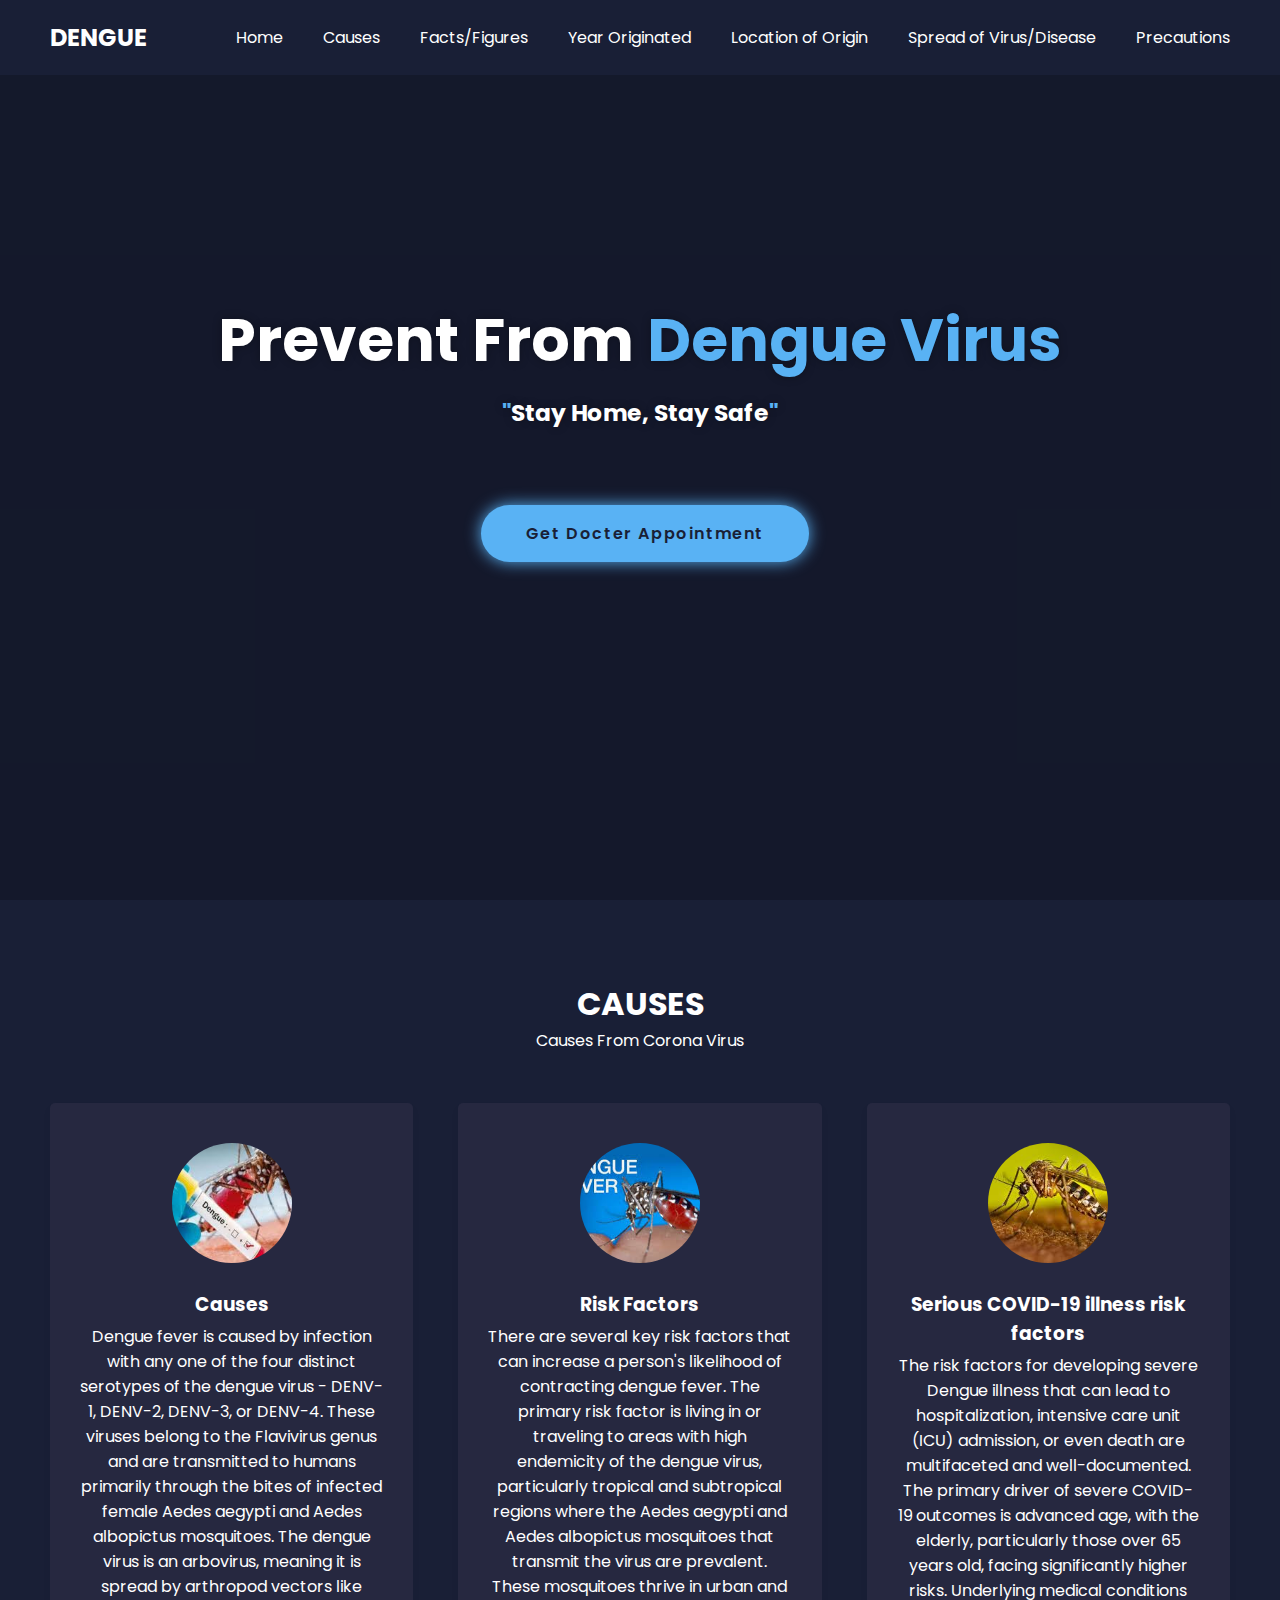
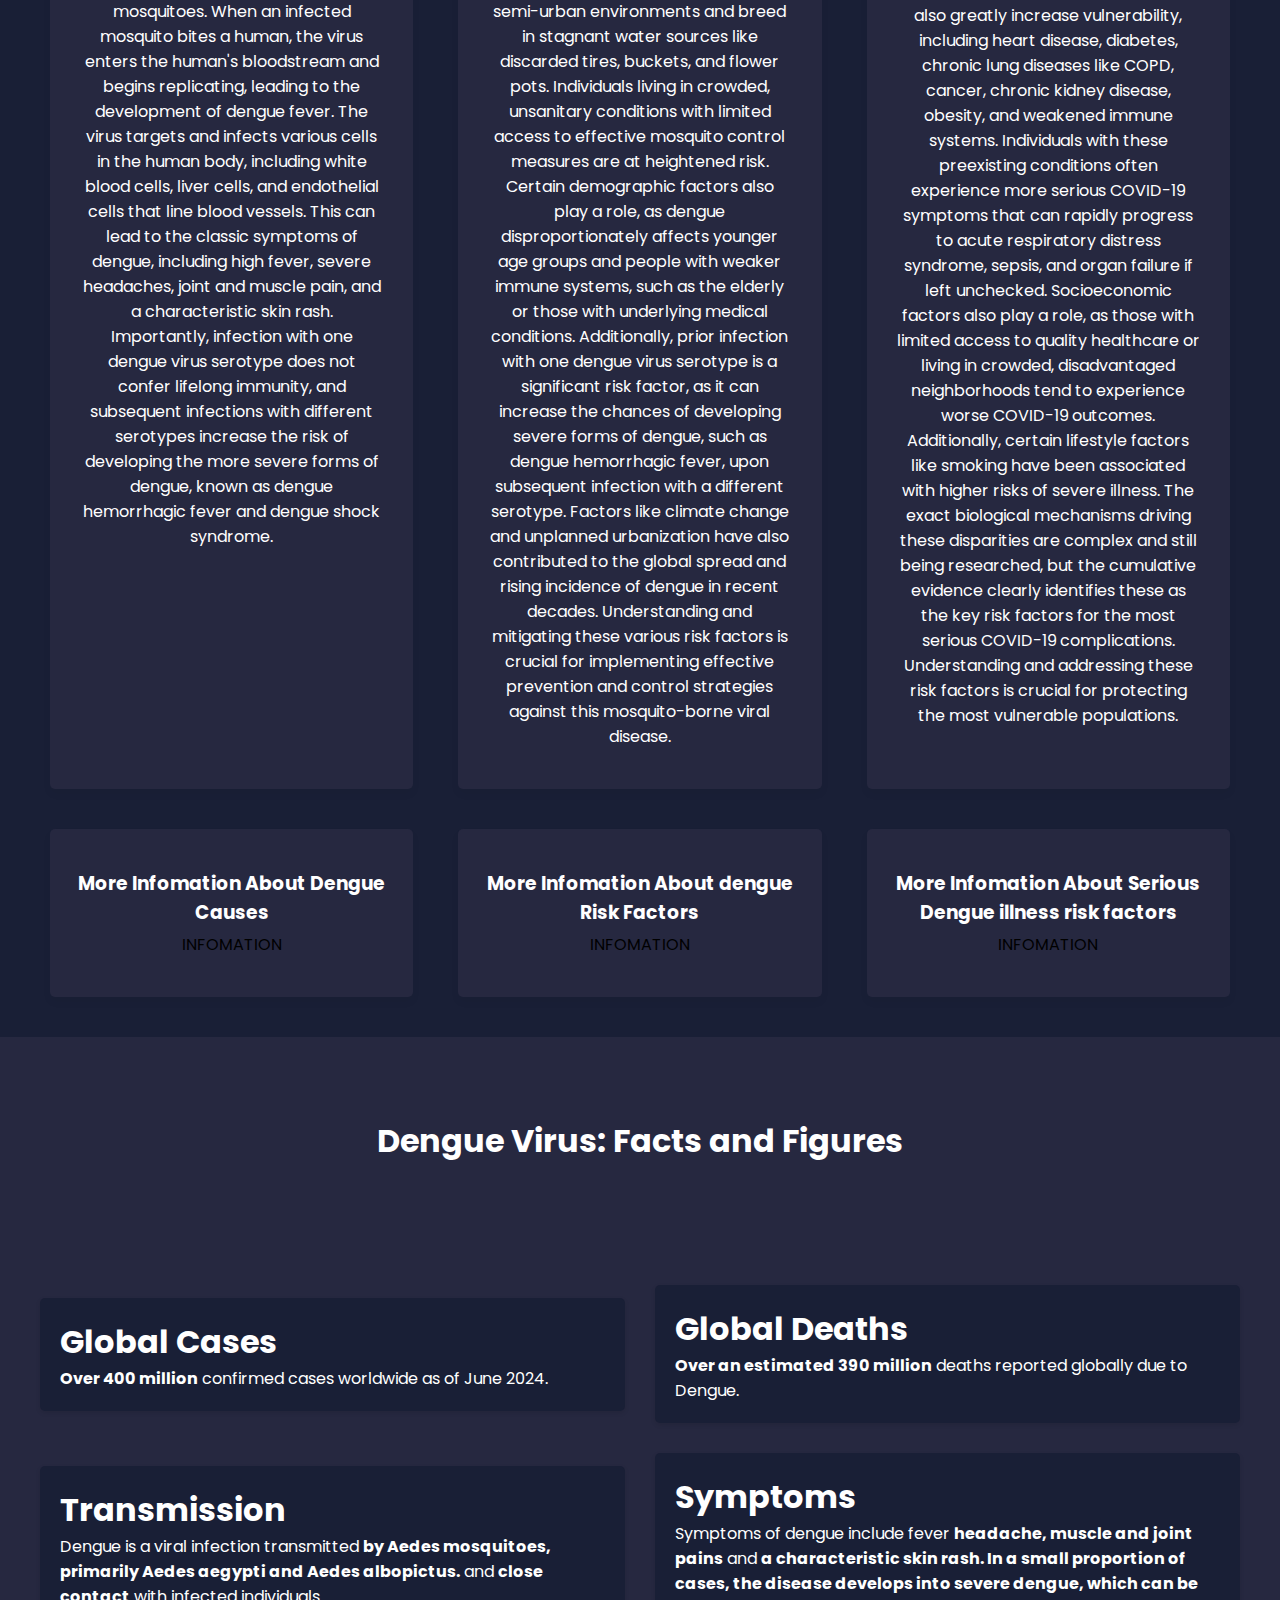
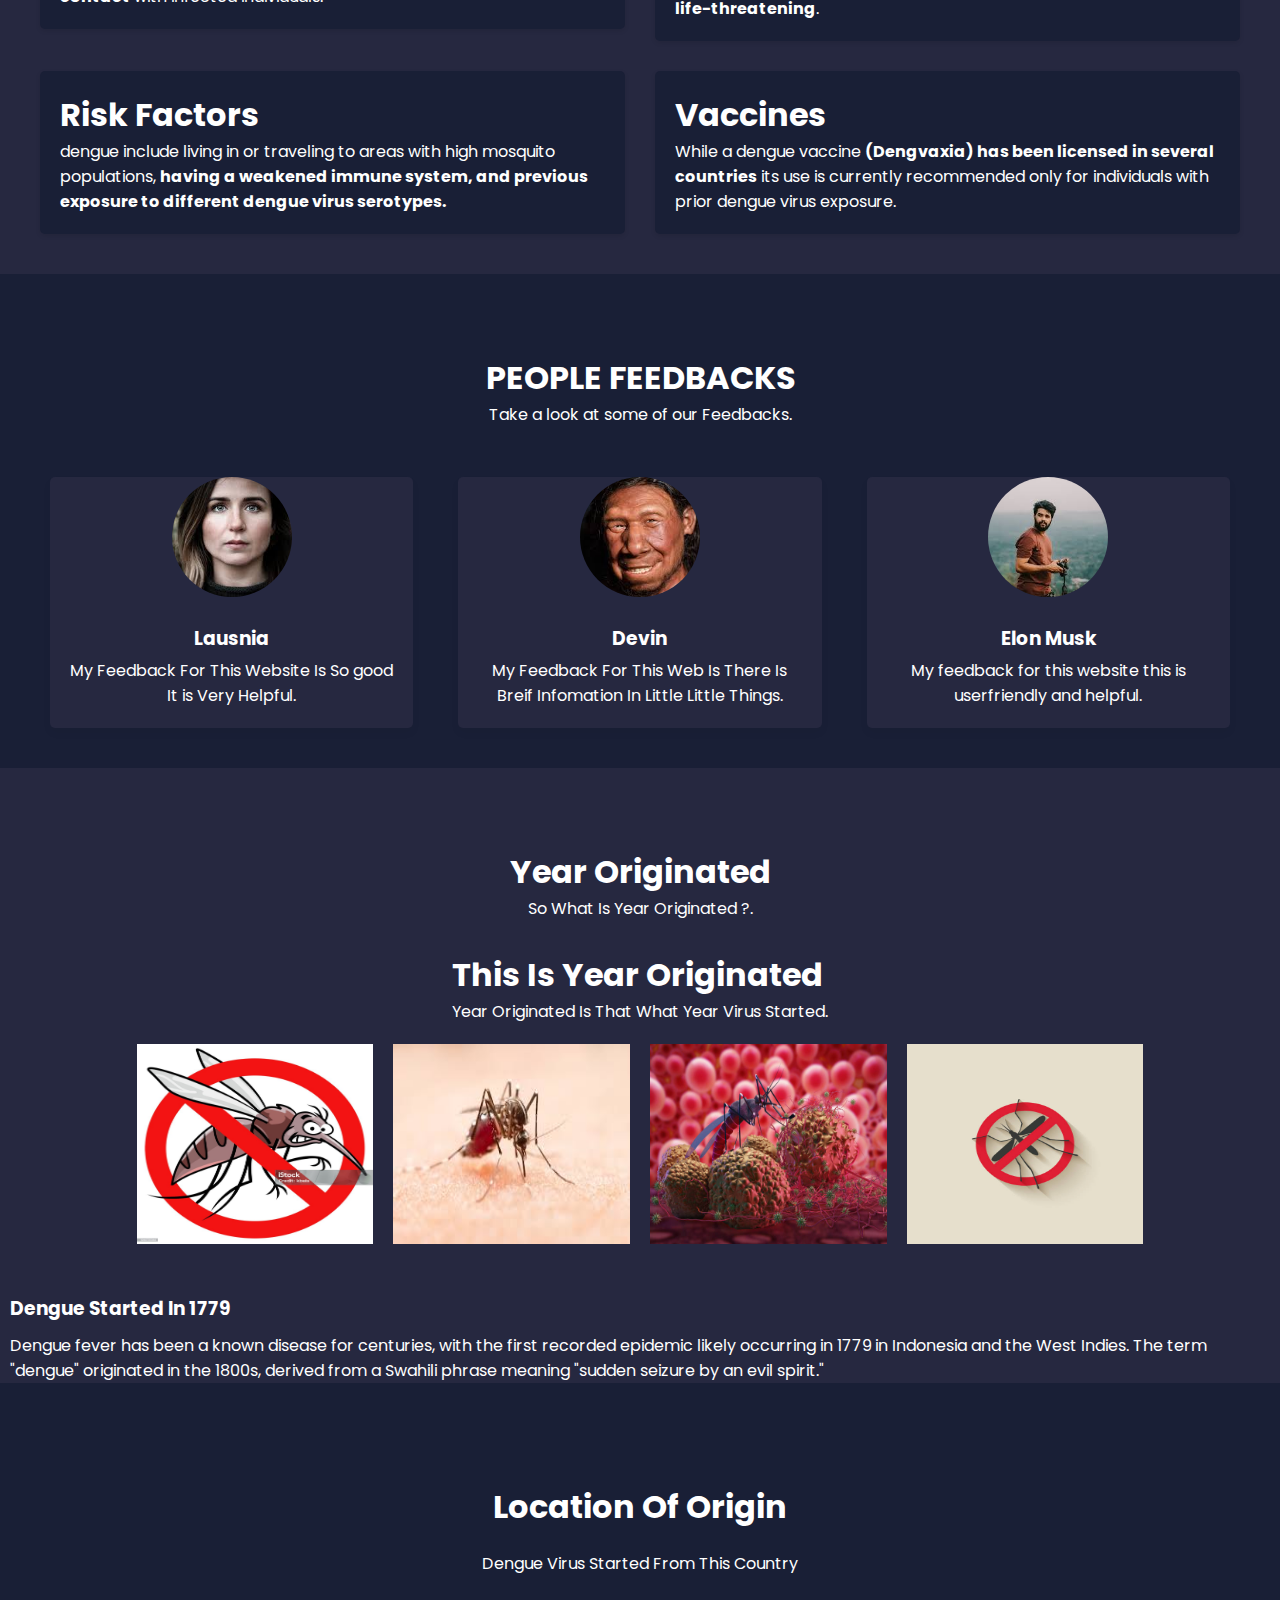
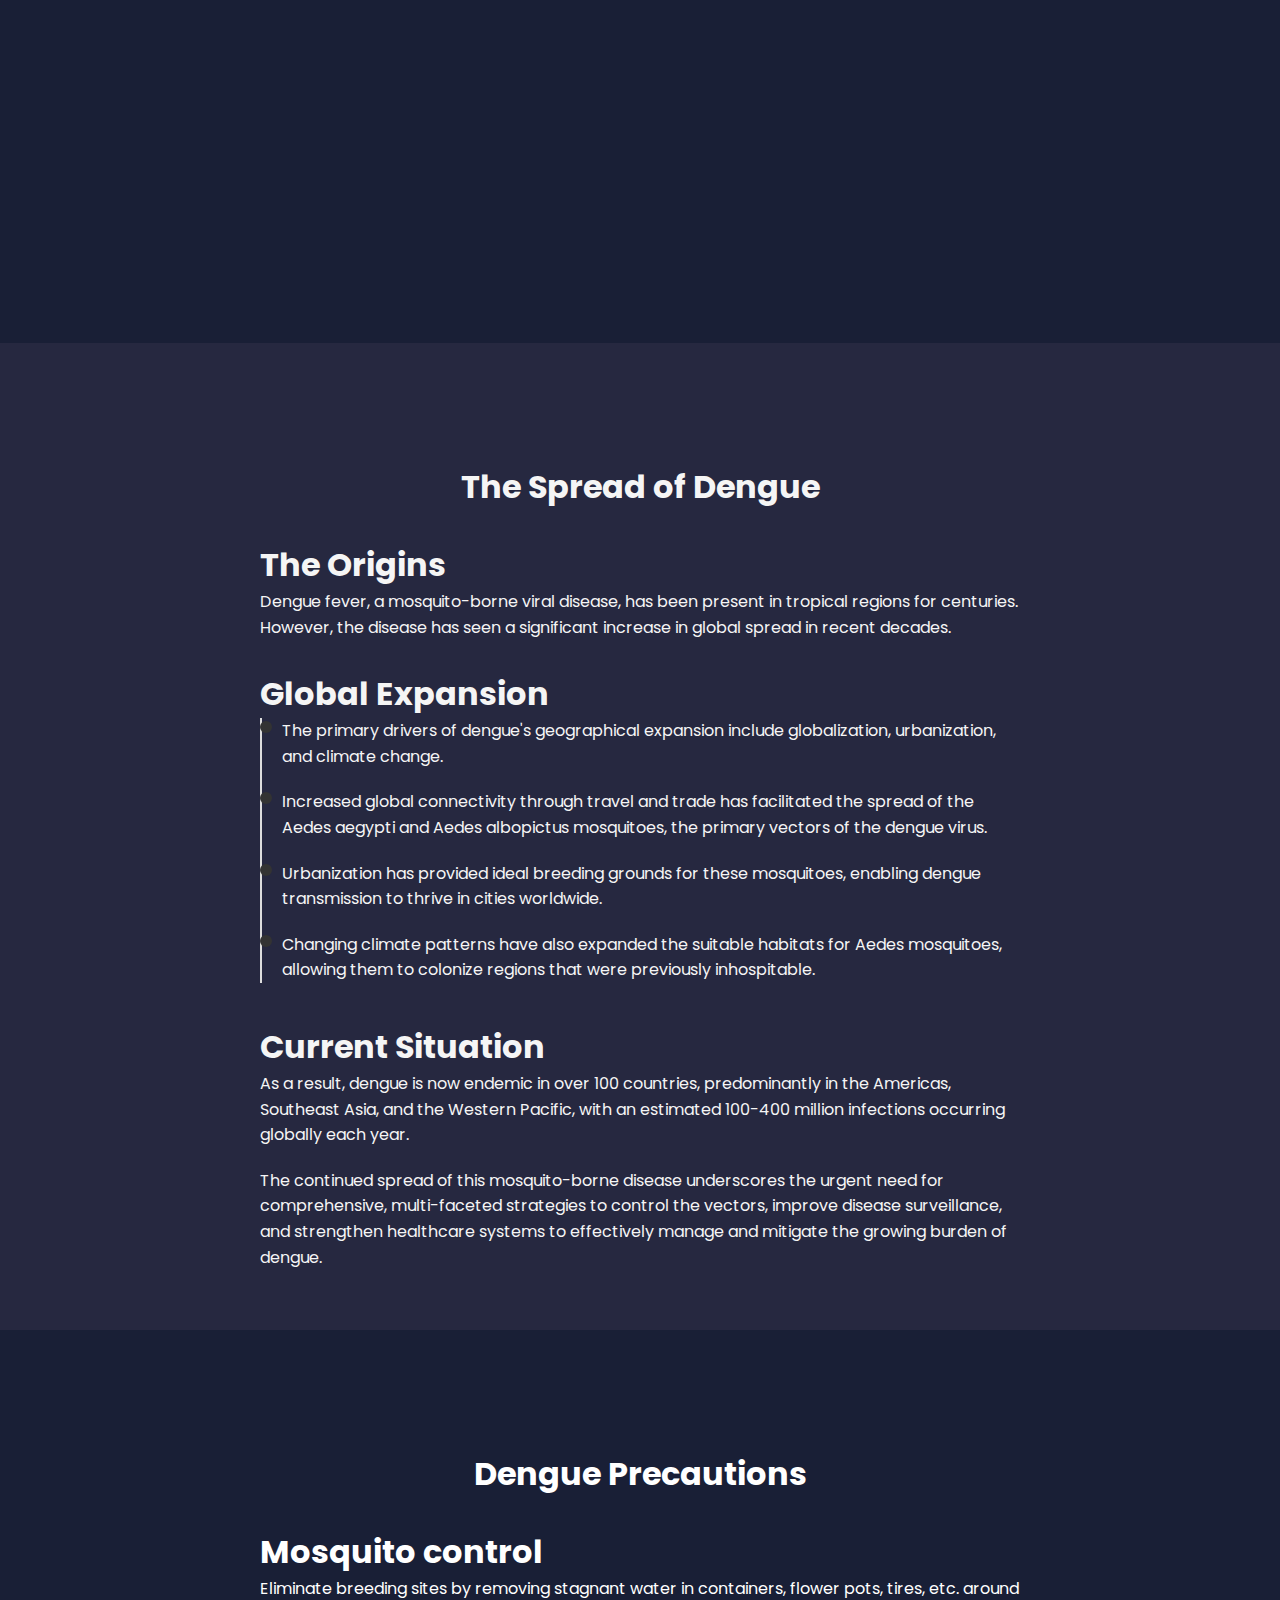
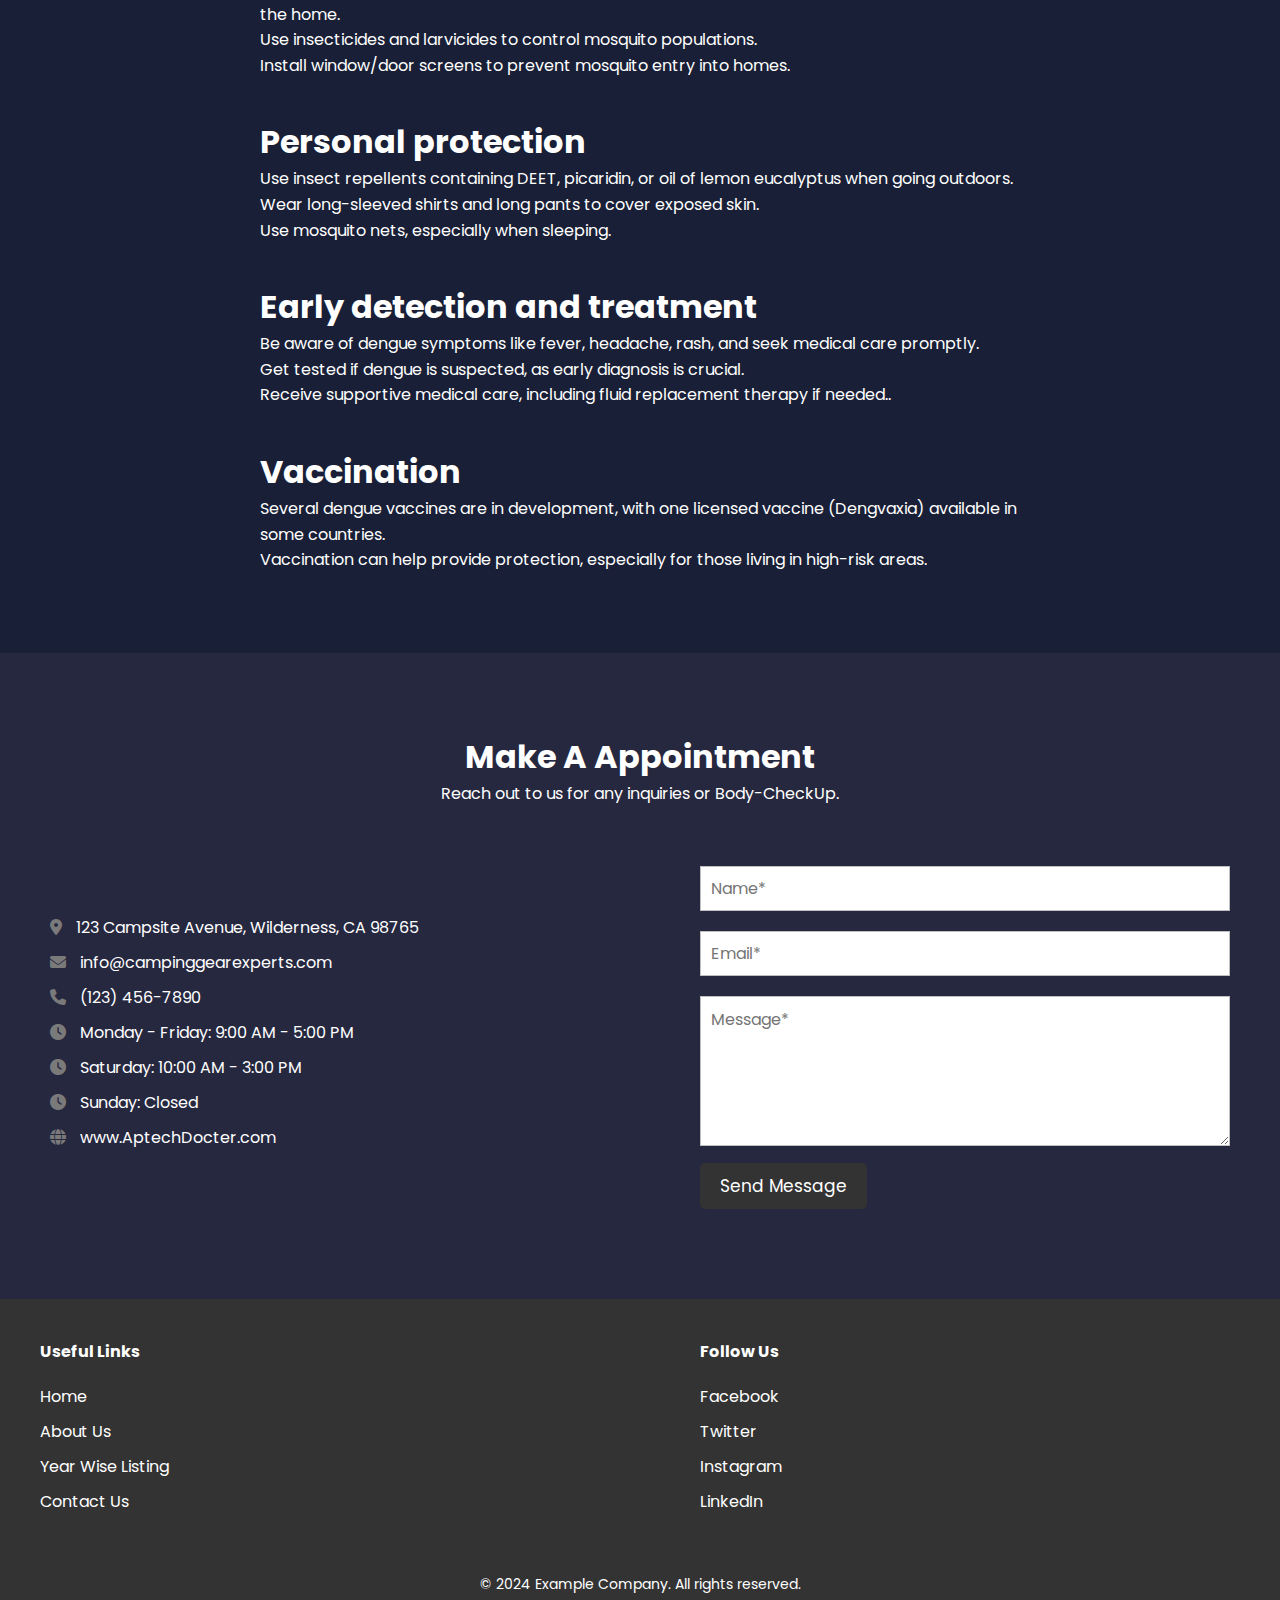
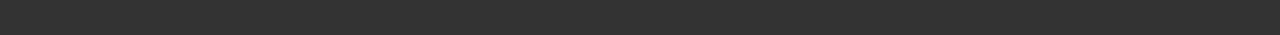
<file: dengue virus.html>
<!DOCTYPE html>
<html lang="en">

<head>
  <meta charset="UTF-8" />
  <meta name="viewport" content="width=device-width, initial-scale=1.0">
  <title>DENGUE VIRUS</title>
  <link rel="stylesheet" href="virus-pages.css">
  <!-- Fontawesome Link for Icons -->
  <link rel="stylesheet" href="https://cdnjs.cloudflare.com/ajax/libs/font-awesome/6.3.0/css/all.min.css">
</head>

<body>
  <header>
    <nav class="navbar">
      <h2 class="logo"><a href="#">DENGUE</a></h2>
      <input type="checkbox" id="menu-toggler">
      <label for="menu-toggler" id="hamburger-btn">
        <svg xmlns="http://www.w3.org/2000/svg" viewBox="0 0 24 24" fill="white" width="24px" height="24px">
          <path d="M0 0h24v24H0z" fill="none" />
          <path d="M3 18h18v-2H3v2zm0-5h18V11H3v2zm0-7v2h18V6H3z" />
        </svg>
      </label>
      <ul class="all-links">
        <li><a href="#home">Home</a></li>
        <li><a href="#causes">Causes</a></li>
        <li><a href="#facts">Facts/Figures</a></li>
        <li><a href="#year-orignted">Year Originated</a></li>
        <li><a href="#location-of-orgin">Location of Origin</a></li>
        <li><a href="#spread-virus">Spread of Virus/Disease</a></li>
        <li><a href="#Precautions">Precautions</a></li>
      </ul>
    </nav>
  </header>

  <section class="homepage" id="home">
    <div class="content">
      <div class="text">
        <h1>Prevent From <span>Dengue Virus</span></h1>
        <h3>
          <span>"</span>Stay Home, Stay Safe<span>"</span>
        </h3>
      </div>
      <a href="#contact" class="btn">Get Docter Appointment</a>
    </div>
  </section>

  <section class="causes" id="causes">
    <h2>CAUSES</h2>
    <p>Causes From Corona Virus</p>
    <ul class="cards">
      <li class="card">
        <img src="img\download (1).jpg" alt="img">
        <h3>Causes</h3>
        <p>Dengue fever is caused by infection with any one of the four distinct serotypes of the dengue virus - DENV-1,
          DENV-2, DENV-3, or DENV-4. These viruses belong to the Flavivirus genus and are transmitted to humans
          primarily through the bites of infected female Aedes aegypti and Aedes albopictus mosquitoes. The dengue virus
          is an arbovirus, meaning it is spread by arthropod vectors like mosquitoes. When an infected mosquito bites a
          human, the virus enters the human's bloodstream and begins replicating, leading to the development of dengue
          fever. The virus targets and infects various cells in the human body, including white blood cells, liver
          cells, and endothelial cells that line blood vessels. This can lead to the classic symptoms of dengue,
          including high fever, severe headaches, joint and muscle pain, and a characteristic skin rash. Importantly,
          infection with one dengue virus serotype does not confer lifelong immunity, and subsequent infections with
          different serotypes increase the risk of developing the more severe forms of dengue, known as dengue
          hemorrhagic fever and dengue shock syndrome.

        </p>
      </li>
      <li class="card">
        <img src="img\Dengue.jpg" alt="img">
        <h3>Risk Factors</h3>
        <p>There are several key risk factors that can increase a person's likelihood of contracting dengue fever. The
          primary risk factor is living in or traveling to areas with high endemicity of the dengue virus, particularly
          tropical and subtropical regions where the Aedes aegypti and Aedes albopictus mosquitoes that transmit the
          virus are prevalent. These mosquitoes thrive in urban and semi-urban environments and breed in stagnant water
          sources like discarded tires, buckets, and flower pots. Individuals living in crowded, unsanitary conditions
          with limited access to effective mosquito control measures are at heightened risk. Certain demographic factors
          also play a role, as dengue disproportionately affects younger age groups and people with weaker immune
          systems, such as the elderly or those with underlying medical conditions. Additionally, prior infection with
          one dengue virus serotype is a significant risk factor, as it can increase the chances of developing severe
          forms of dengue, such as dengue hemorrhagic fever, upon subsequent infection with a different serotype.
          Factors like climate change and unplanned urbanization have also contributed to the global spread and rising
          incidence of dengue in recent decades. Understanding and mitigating these various risk factors is crucial for
          implementing effective prevention and control strategies against this mosquito-borne viral disease.</p>
      </li>
      <li class="card">
        <img src="img\download.jpg" alt="img">
        <h3>Serious COVID-19 illness risk factors</h3>
        <p>The risk factors for developing severe Dengue illness that can lead to hospitalization, intensive care unit
          (ICU) admission, or even death are multifaceted and well-documented. The primary driver of severe COVID-19
          outcomes is advanced age, with the elderly, particularly those over 65 years old, facing significantly higher
          risks. Underlying medical conditions also greatly increase vulnerability, including heart disease, diabetes,
          chronic lung diseases like COPD, cancer, chronic kidney disease, obesity, and weakened immune systems.
          Individuals with these preexisting conditions often experience more serious COVID-19 symptoms that can rapidly
          progress to acute respiratory distress syndrome, sepsis, and organ failure if left unchecked. Socioeconomic
          factors also play a role, as those with limited access to quality healthcare or living in crowded,
          disadvantaged neighborhoods tend to experience worse COVID-19 outcomes. Additionally, certain lifestyle
          factors like smoking have been associated with higher risks of severe illness. The exact biological mechanisms
          driving these disparities are complex and still being researched, but the cumulative evidence clearly
          identifies these as the key risk factors for the most serious COVID-19 complications. Understanding and
          addressing these risk factors is crucial for protecting the most vulnerable populations.</p>
      </li>
      <li class="card">
        <!-- <img src="images/backpacks.jpg" alt="img"> -->
        <h3>More Infomation About Dengue Causes</h3>
        <p><a href="#" class="decoration">INFOMATION</a></p>
      </li>
      <li class="card">

        <h3>More Infomation About dengue Risk Factors</h3>
        <p><a href="#" class="decoration">INFOMATION</a></p>
      </li>
      <li class="card">

        <h3>More Infomation About Serious Dengue illness risk factors</h3>
        <p><a href="#" class="decoration">INFOMATION</a></p>
      </li>
    </ul>
  </section>
  <section class="facts" id="facts">
    <h1>Dengue Virus: Facts and Figures</h1>

    <main>


      <section class="fact-container">
        <div class="fact">
          <h2>Global Cases</h2>
          <p><span class="data">Over 400 million</span> confirmed cases worldwide as of June 2024.</p>
        </div>
        <div class="fact">
          <h2>Global Deaths</h2>
          <p><span class="data">Over an estimated 390 million</span> deaths reported globally due to Dengue.</p>
        </div>
        <div class="fact">
          <h2>Transmission</h2>
          <p>Dengue is a viral infection transmitted <span class="data">by Aedes mosquitoes, primarily Aedes aegypti and
              Aedes albopictus.</span> and <span class="data">close contact</span> with infected individuals.</p>
        </div>
        <div class="fact">
          <h2>Symptoms</h2>
          <p>Symptoms of dengue include fever <span class="data">headache, muscle and joint pains</span> and <span
              class="data">a characteristic skin rash. In a small proportion of cases, the disease develops into severe
              dengue, which can be life-threatening</span>.</p>
        </div>
        <div class="fact">
          <h2>Risk Factors</h2>
          <p>dengue include living in or traveling to areas with high mosquito populations, <span class="data"> having a
              weakened immune system, and previous exposure to different dengue virus serotypes.</span>
        </div>
        <div class="fact">
          <h2>Vaccines</h2>
          <p>While a dengue vaccine <span class="data">(Dengvaxia) has been licensed in several countries</span> its use
            is currently recommended only for individuals with prior dengue virus exposure.</p>
        </div>

    </main>
  </section>
  <section class="people-feedbacks" id="people-feedbacks">
    <h2 class="white">PEOPLE FEEDBACKS</h2>
    <p class="white">Take a look at some of our Feedbacks.</p>
    <ul class="cards">
      <li class="card">
        <img src="img\223334.jpg" alt="img">
        <h3 class="white">Lausnia</h3>
        <p class="white">My Feedback For This Website Is So good It is Very Helpful.</p>
      </li>
      <li class="card">
        <img src="img\sdkhh.jpg" alt="img">
        <h3 class="white">Devin</h3>
        <p class="white">My Feedback For This Web Is There Is Breif Infomation In Little Little Things.</p>
      </li>
      <li class="card">
        <img src="img\jfo.jpg" alt="img">
        <h3 class="white">Elon Musk</h3>
        <p class="white">My feedback for this website this is userfriendly and helpful.</p>
      </li>

    </ul>
  </section>

  <section class="year-orignted" id="year-orignted">
    <h2 class="white">Year Originated</h2>
    <p class="white">So What Is Year Originated ?.</p>

    <div class="row company-info">
      <h2 class="white">This Is Year Originated</h3>
        <p class="white">Year Originated Is That What Year Virus Started.</p>
    </div>
    <div class="container">
      <div class="image-container">
        <img src="img\istockphoto-1266725366-1024x1024.jpg" alt="Image 1">
      </div>
      <div class="image-container">
        <img src="img\images.jpg" alt="Image 2">
      </div>
      <div class="image-container">
        <img src="img\istockphoto-938182042-612x612.jpg" alt="Image 3">
      </div>
      <div class="image-container">
        <img src="img\istockphoto-511529447-612x612.jpg" alt="Image 4">
      </div>
    </div>
    <div class="row mission-vision">
      <h3 class="white">Dengue Started In 1779</h3>
      <p class="white">Dengue fever has been a known disease for centuries, with the first recorded epidemic likely
        occurring in 1779 in Indonesia and the West Indies. The term "dengue" originated in the 1800s, derived from a
        Swahili phrase meaning "sudden seizure by an evil spirit."</p>

    </div>

  </section>

  <section class="location-of-orgin" id="location-of-orgin">
    <div id="header-lofo">
      <h1>Location Of Origin</h1>
      <p id="location-of-orgin-para">Dengue Virus Started From This Country</p>
    </div>

    <div class="map-container">
      <iframe id="map-frame"
        src="https://www.google.com/maps/embed?pb=!1m18!1m12!1m3!1d16014178.302890522!2d111.94388531688199!3d11.500723111384863!2m3!1f0!2f0!3f0!3m2!1i1024!2i768!4f13.1!3m3!1m2!1s0x324053215f87de63%3A0x784790ef7a29da57!2sPhilippines!5e0!3m2!1sen!2s!4v1718146963379!5m2!1sen!2s"
        allowfullscreen="" loading="lazy"></iframe>
    </div>
  </section>


  <section class="spread-virus" id="spread-virus">

    <div id="container">
      <h1 id="heading">The Spread of Dengue</h1>

      <h2 id="beginning-heading">The Origins</h2>
      <p id="beginning-text">Dengue fever, a mosquito-borne viral disease, has been present in tropical regions for
        centuries. However, the disease has seen a significant increase in global spread in recent decades.</p>

      <h2 id="global-spread-heading">Global Expansion</h2>
      <div id="timeline">
        <div class="timeline-item">
          <p id="global-spread-text">The primary drivers of dengue's geographical expansion include globalization,
            urbanization, and climate change.</p>
        </div>
        <div class="timeline-item">
          <p id="global-spread-text">Increased global connectivity through travel and trade has facilitated the spread
            of the Aedes aegypti and Aedes albopictus mosquitoes, the primary vectors of the dengue virus.</p>
        </div>
        <div class="timeline-item">
          <p id="global-spread-text">Urbanization has provided ideal breeding grounds for these mosquitoes, enabling
            dengue transmission to thrive in cities worldwide.</p>
        </div>
        <div class="timeline-item">
          <p id="global-spread-text">Changing climate patterns have also expanded the suitable habitats for Aedes
            mosquitoes, allowing them to colonize regions that were previously inhospitable.</p>
        </div>
      </div>

      <h2 id="vaccination-heading">Current Situation</h2>
      <p id="vaccination-text">As a result, dengue is now endemic in over 100 countries, predominantly in the Americas,
        Southeast Asia, and the Western Pacific, with an estimated 100-400 million infections occurring globally each
        year.</p>

      <p id="vaccination-text">The continued spread of this mosquito-borne disease underscores the urgent need for
        comprehensive, multi-faceted strategies to control the vectors, improve disease surveillance, and strengthen
        healthcare systems to effectively manage and mitigate the growing burden of dengue.</p>
    </div>
  </section>




  <section class="Precautions" id="Precautions">
    <div class="precaution-container">
      <h1 id="precaution-heading">Dengue Precautions</h1>

      <div class="precaution-section">
        <h2>Mosquito control</h2>
        <p>Eliminate breeding sites by removing stagnant water in containers, flower pots, tires, etc. around the home.
          <br>Use insecticides and larvicides to control mosquito populations.
          <br>Install window/door screens to prevent mosquito entry into homes.
        </p>
      </div>

      <div class="precaution-section">
        <h2>Personal protection</h2>
        <p>Use insect repellents containing DEET, picaridin, or oil of lemon eucalyptus when going outdoors.
          <br>Wear long-sleeved shirts and long pants to cover exposed skin.
          <br>Use mosquito nets, especially when sleeping.
        </p>
      </div>

      <div class="precaution-section">
        <h2>Early detection and treatment</h2>
        <p>Be aware of dengue symptoms like fever, headache, rash, and seek medical care promptly.
          <br>Get tested if dengue is suspected, as early diagnosis is crucial.
          <br>Receive supportive medical care, including fluid replacement therapy if needed..
        </p>
      </div>

      <div class="precaution-section">
        <h2>Vaccination</h2>
        <p>Several dengue vaccines are in development, with one licensed vaccine (Dengvaxia) available in some
          countries.
          <br>Vaccination can help provide protection, especially for those living in high-risk areas.
        </p>
      </div>
    </div>
  </section>




  
  <section class="contact" id="contact">
    <h2>Make A Appointment</h2>
    <p>Reach out to us for any inquiries or Body-CheckUp.</p>
    <div class="row">
      <div class="col information">
        <div class="contact-details">
          <p><i class="fas fa-map-marker-alt"></i> 123 Campsite Avenue, Wilderness, CA 98765</p>
          <p><i class="fas fa-envelope"></i> info@campinggearexperts.com</p>
          <p><i class="fas fa-phone"></i> (123) 456-7890</p>
          <p><i class="fas fa-clock"></i> Monday - Friday: 9:00 AM - 5:00 PM</p>
          <p><i class="fas fa-clock"></i> Saturday: 10:00 AM - 3:00 PM</p>
          <p><i class="fas fa-clock"></i> Sunday: Closed</p>
          <p><i class="fas fa-globe"></i> www.AptechDocter.com</p>
        </div>
      </div>
      <div class="col form">
        <form>
          <input type="text" placeholder="Name*" required>
          <input type="email" placeholder="Email*" required>
          <textarea placeholder="Message*" required></textarea>
          <button id="submit" type="submit">Send Message</button>
        </form>
      </div>
    </div>
  </section>

  <footer>
    <div class="footer-content">
      <div class="useful-links">
        <h4>Useful Links</h4>
        <ul>
          <li><a href="index.html">Home</a></li>
          <li><a href="#about">About Us</a></li>
          <li><a href="#listing">Year Wise Listing</a></li>
          <li><a href="#contact">Contact Us</a></li>
        </ul>
      </div>
      <div class="follow-us">
        <h4>Follow Us</h4>
        <ul>
          <li><a href="#">Facebook</a></li>
          <li><a href="#">Twitter</a></li>
          <li><a href="#">Instagram</a></li>
          <li><a href="#">LinkedIn</a></li>
        </ul>
      </div>
    </div>
    <div class="copyright">
      &copy; 2024 Example Company. All rights reserved.
    </div>
  </footer>

</body>

</html>
</file>
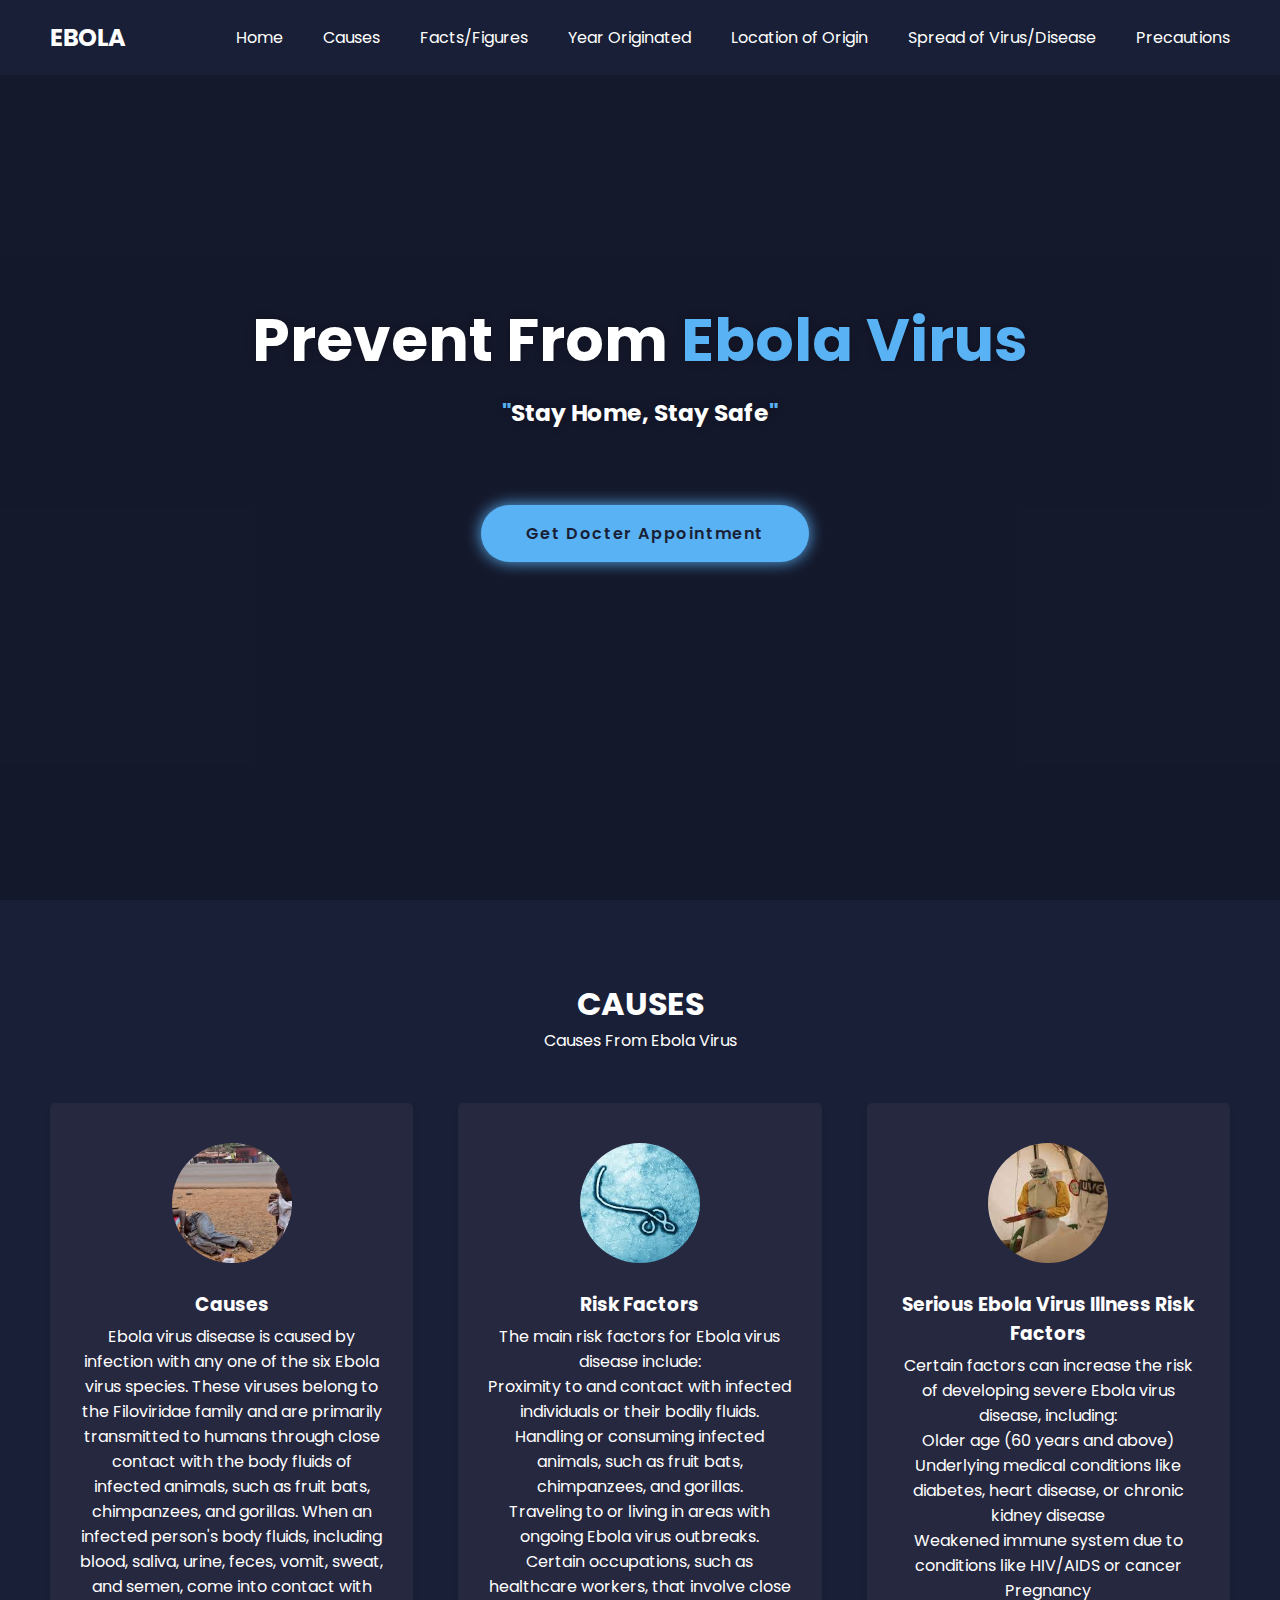
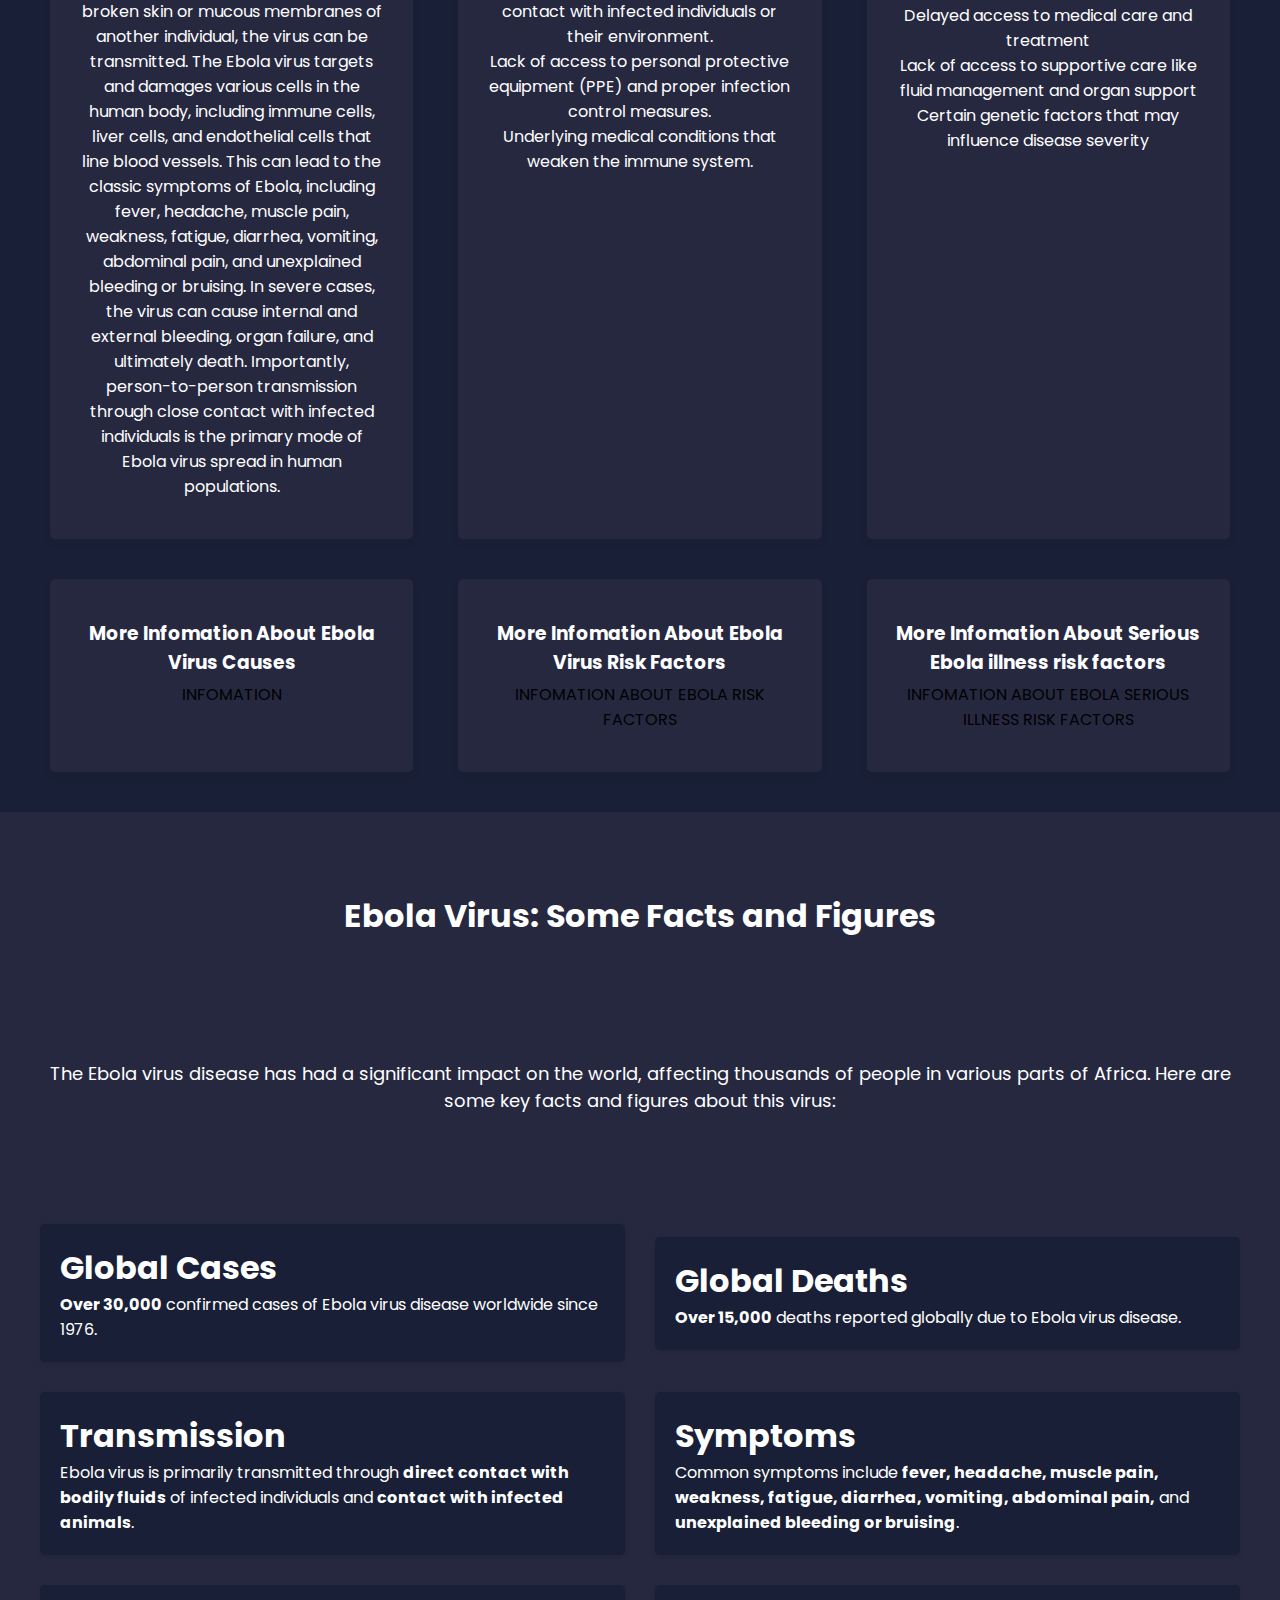
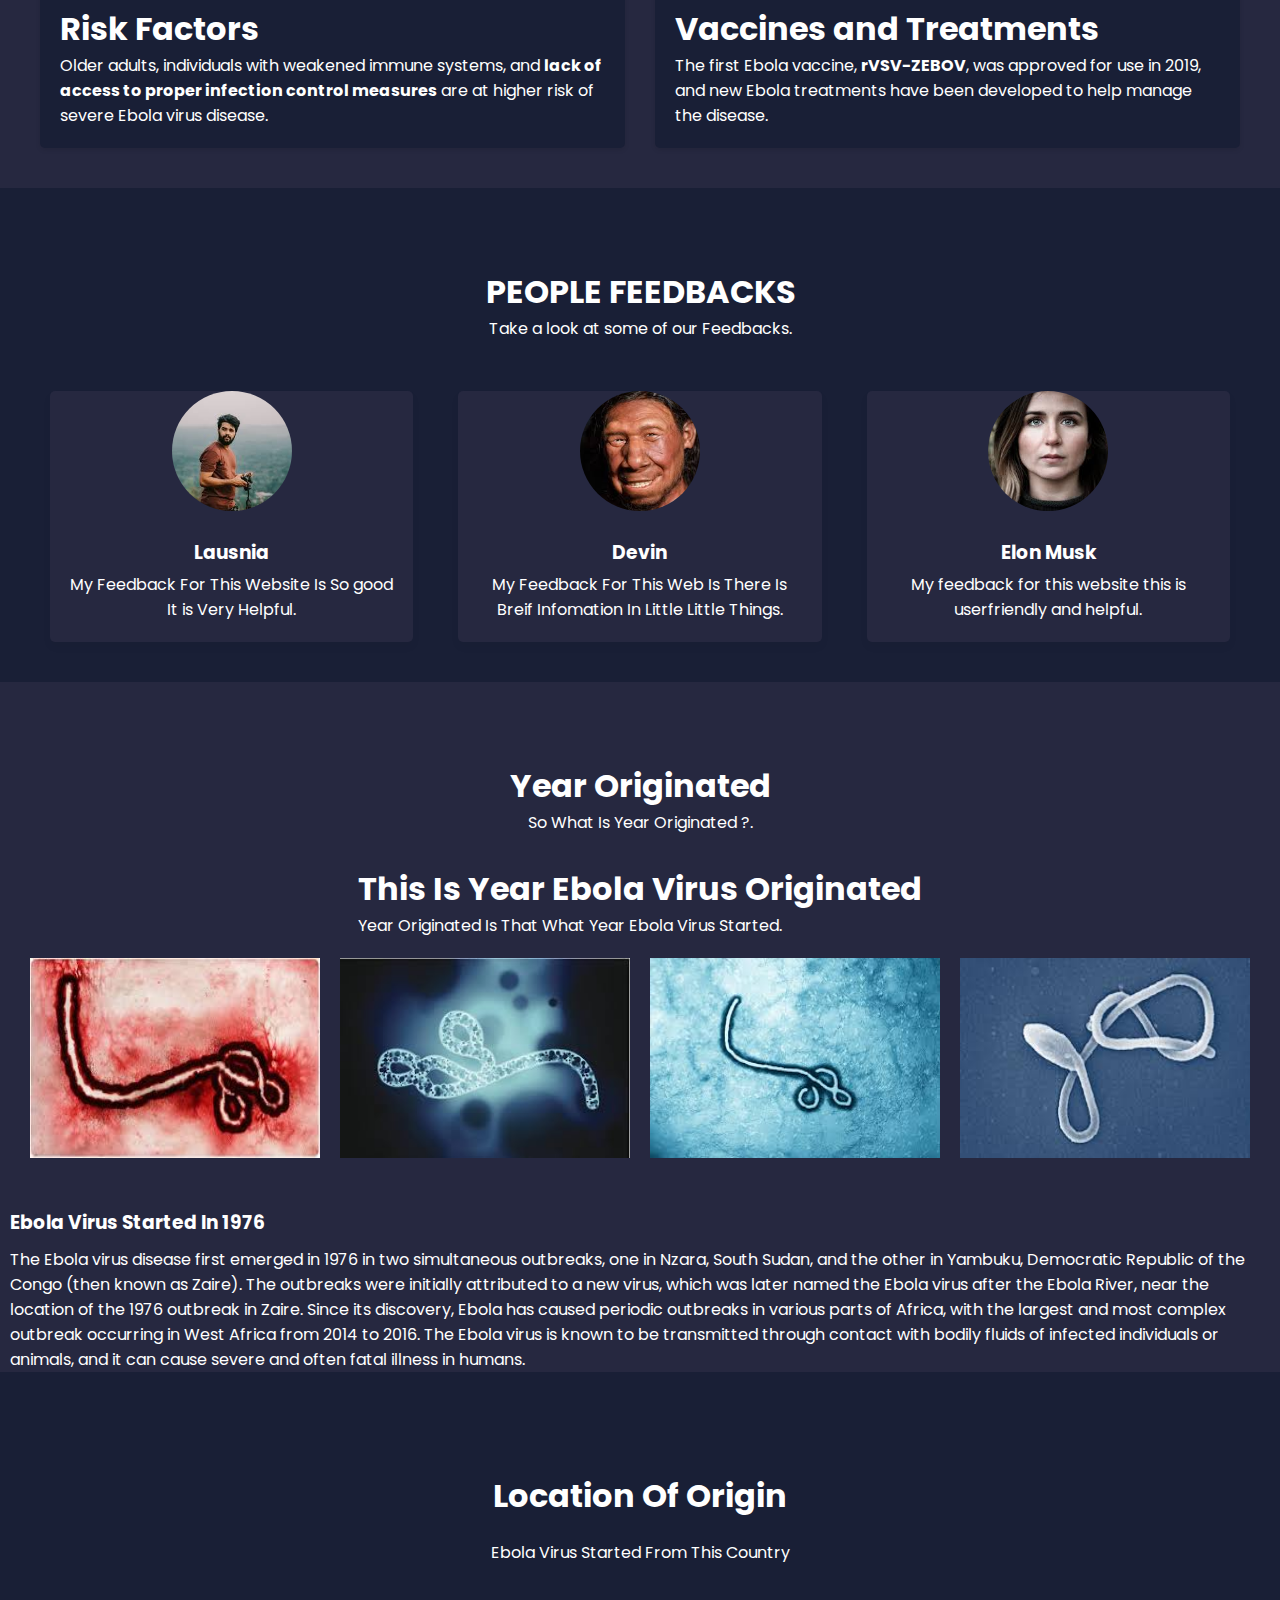
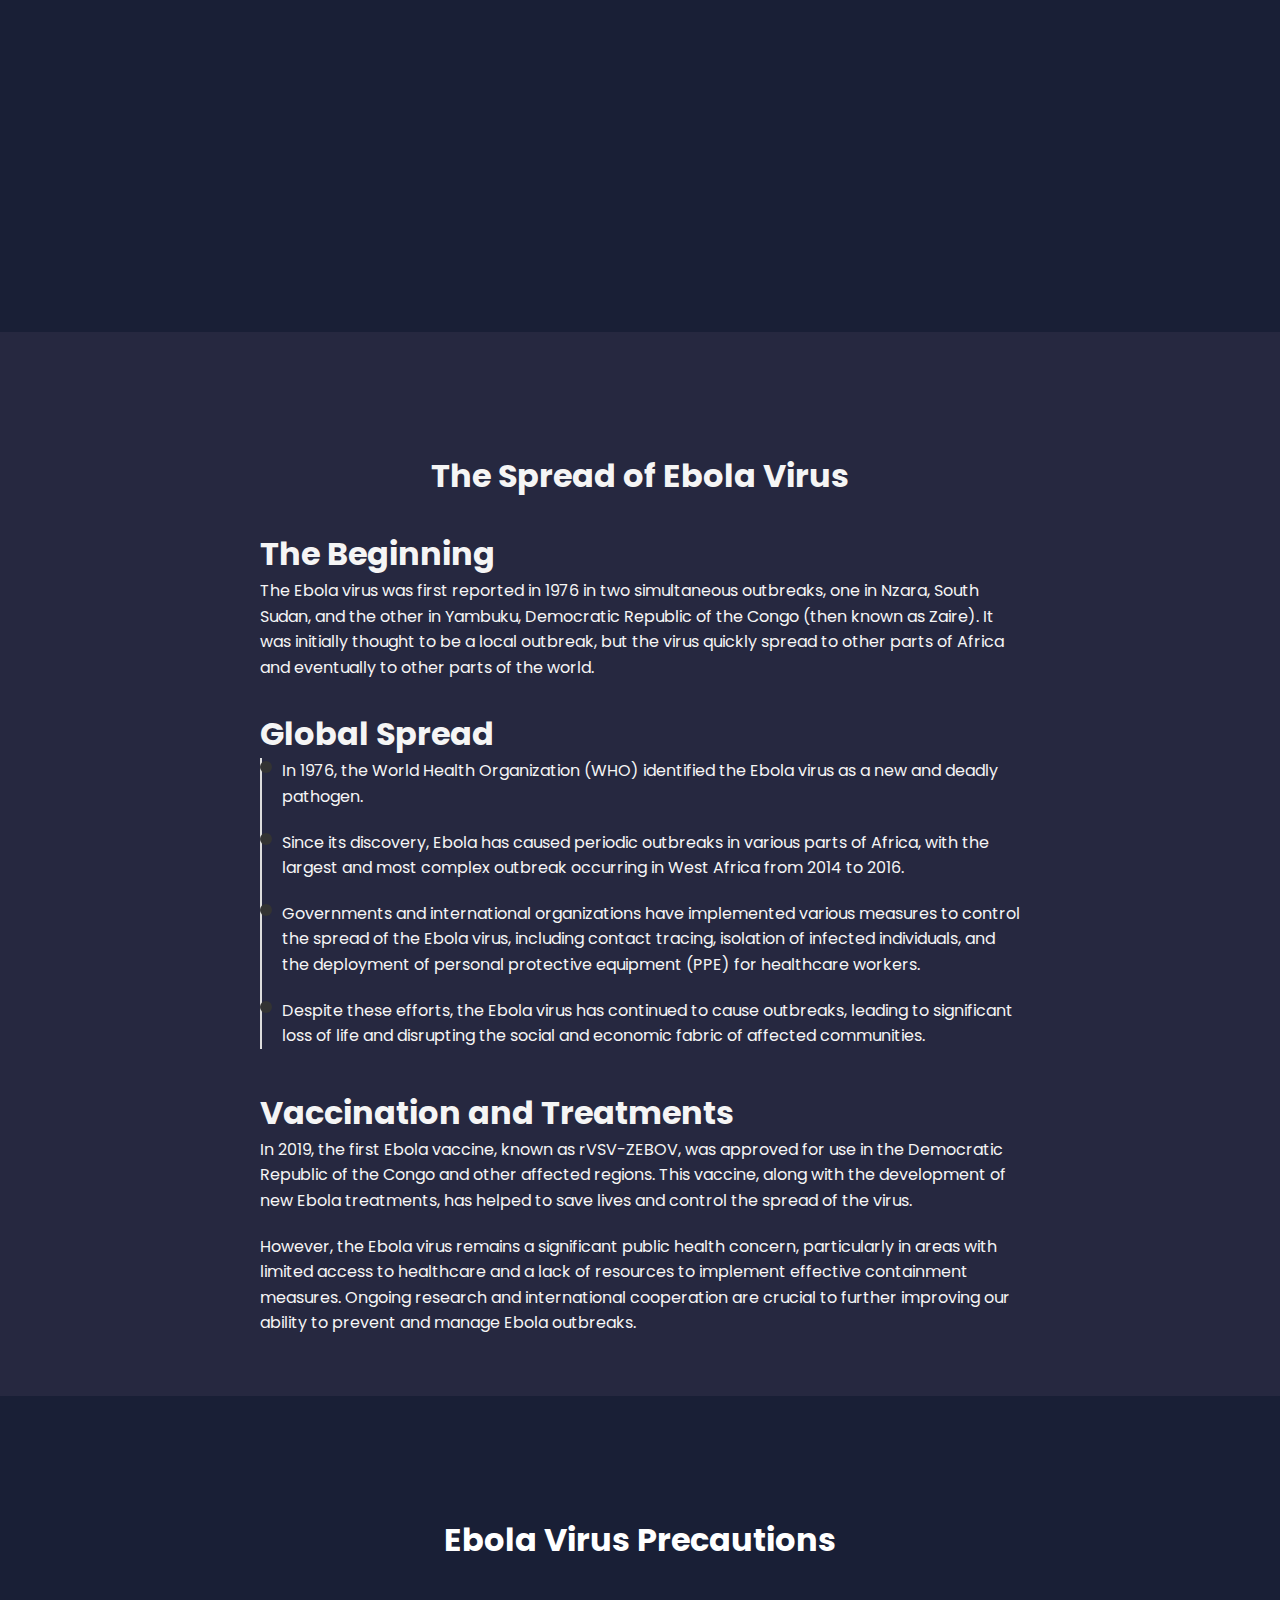
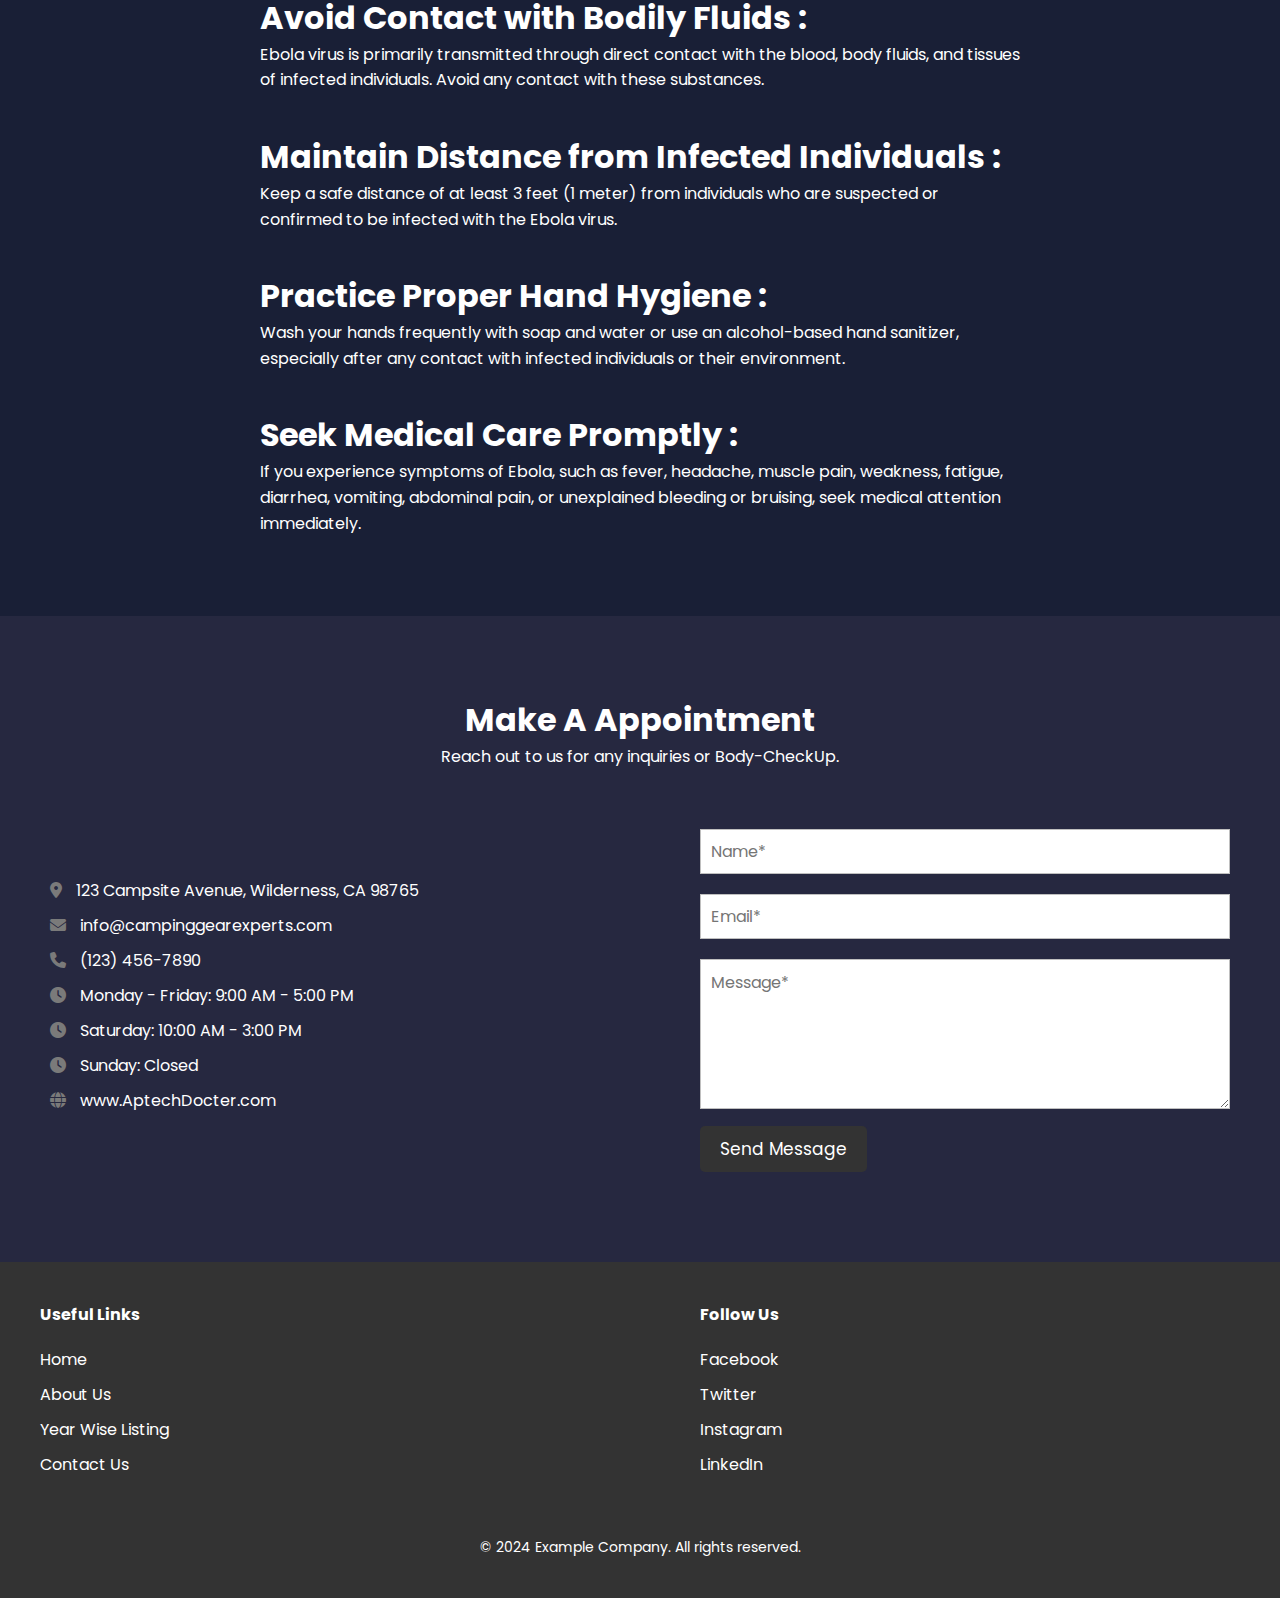
<file: Ebola.html>
<!DOCTYPE html>
<html lang="en">

<head>
    <meta charset="UTF-8" />
    <meta name="viewport" content="width=device-width, initial-scale=1.0">
    <title>EBOLA VIRUS</title>
    <link rel="stylesheet" href="virus-pages.css">
    <!-- Fontawesome Link for Icons -->
    <link rel="stylesheet" href="https://cdnjs.cloudflare.com/ajax/libs/font-awesome/6.3.0/css/all.min.css">
</head>

<body>
    <header>
        <nav class="navbar">
            <h2 class="logo"><a href="#">EBOLA</a></h2>
            <input type="checkbox" id="menu-toggler">
            <label for="menu-toggler" id="hamburger-btn">
                <svg xmlns="http://www.w3.org/2000/svg" viewBox="0 0 24 24" fill="white" width="24px" height="24px">
                    <path d="M0 0h24v24H0z" fill="none" />
                    <path d="M3 18h18v-2H3v2zm0-5h18V11H3v2zm0-7v2h18V6H3z" />
                </svg>
            </label>
            <ul class="all-links">
                <li><a href="#home">Home</a></li>
                <li><a href="#causes">Causes</a></li>
                <li><a href="#facts">Facts/Figures</a></li>
                <li><a href="#year-orignted">Year Originated</a></li>
                <li><a href="#location-of-orgin">Location of Origin</a></li>
                <li><a href="#spread-virus">Spread of Virus/Disease</a></li>
                <li><a href="#Precautions">Precautions</a></li>
            </ul>
        </nav>
    </header>

    <section class="homepage" id="home">
        <div class="content">
            <div class="text">
                <h1>Prevent From <span>Ebola Virus</span></h1>
                <h3>
                    <span>"</span>Stay Home, Stay Safe<span>"</span>
                </h3>
            </div>
            <a href="#contact" class="btn">Get Docter Appointment</a>
        </div>
    </section>

    <section class="causes" id="causes">
        <h2>CAUSES</h2>
        <p>Causes From Ebola Virus</p>
        <ul class="cards">
            <li class="card"> <img
                    src="img\images (4).jpg"
                    alt="img">
                <h3>Causes</h3>
                <p>Ebola virus disease is caused by infection with any one of the six Ebola virus species. These viruses
                    belong to the Filoviridae family and are primarily transmitted to humans through close contact with
                    the body fluids of infected animals, such as fruit bats, chimpanzees, and gorillas. When an infected
                    person's body fluids, including blood, saliva, urine, feces, vomit, sweat, and semen, come into
                    contact with broken skin or mucous membranes of another individual, the virus can be transmitted.
                    The Ebola virus targets and damages various cells in the human body, including immune cells, liver
                    cells, and endothelial cells that line blood vessels. This can lead to the classic symptoms of
                    Ebola, including fever, headache, muscle pain, weakness, fatigue, diarrhea, vomiting, abdominal
                    pain, and unexplained bleeding or bruising. In severe cases, the virus can cause internal and
                    external bleeding, organ failure, and ultimately death. Importantly, person-to-person transmission
                    through close contact with infected individuals is the primary mode of Ebola virus spread in human
                    populations.</p>
            </li>
            <li class="card"> <img
                    src="img\images (5).jpg"
                    alt="img">
                <h3>Risk Factors</h3>
                <p>The main risk factors for Ebola virus disease include: <br>Proximity to and contact with infected
                    individuals or their bodily fluids. <br>Handling or consuming infected animals, such as fruit bats,
                    chimpanzees, and gorillas. <br>Traveling to or living in areas with ongoing Ebola virus outbreaks.
                    <br>Certain occupations, such as healthcare workers, that involve close contact with infected
                    individuals or their environment. <br>Lack of access to personal protective equipment (PPE) and
                    proper infection control measures. <br>Underlying medical conditions that weaken the immune system.
                </p>
            </li>
            <li class="card"> <img
                    src="img\ebola.jpg"
                    alt="img">
                <h3>Serious Ebola Virus Illness Risk Factors</h3>
                <p>Certain factors can increase the risk of developing severe Ebola virus disease, including: <br>Older
                    age (60 years and above) <br>Underlying medical conditions like diabetes, heart disease, or chronic
                    kidney disease <br>Weakened immune system due to conditions like HIV/AIDS or cancer <br>Pregnancy
                    <br>Delayed access to medical care and treatment <br>Lack of access to supportive care like fluid
                    management and organ support <br>Certain genetic factors that may influence disease severity </p>

            </li>
            <li class="card">
                <!-- <img src="images/backpacks.jpg" alt="img"> -->
                <h3>More Infomation About Ebola Virus Causes</h3>
                <p><a href="https://www.mayoclinic.org/diseases-conditions/coronavirus/symptoms-causes/syc-20479963"
                        class="decoration">INFOMATION</a></p>
            </li>
            <li class="card">

                <h3>More Infomation About Ebola Virus Risk Factors</h3>
                <p><a href="https://www.ncbi.nlm.nih.gov/pmc/articles/PMC8767775/" class="decoration">INFOMATION ABOUT
                        EBOLA RISK FACTORS</a></p>
            </li>
            <li class="card">

                <h3>More Infomation About Serious Ebola
                     illness risk factors</h3>
                <p><a href="https://www.cdc.gov/coronavirus/2019-ncov/hcp/clinical-care/underlyingconditions.html"
                        class="decoration">INFOMATION ABOUT EBOLA SERIOUS ILLNESS RISK FACTORS</a></p>
            </li>
        </ul>
    </section>
    <section class="facts" id="facts">
        <h1>Ebola Virus: Some Facts and Figures</h1>
        <main>
            <section class="intro">
                <p>The Ebola virus disease has had a significant impact on the world, affecting thousands of people in
                    various parts of Africa. Here are some key facts and figures about this virus:</p>
            </section>
            <section class="fact-container">
                <div class="fact">
                    <h2>Global Cases</h2>
                    <p><span class="data">Over 30,000</span> confirmed cases of Ebola virus disease worldwide since
                        1976.</p>
                </div>
                <div class="fact">
                    <h2>Global Deaths</h2>
                    <p><span class="data">Over 15,000</span> deaths reported globally due to Ebola virus disease.</p>
                </div>
                <div class="fact">
                    <h2>Transmission</h2>
                    <p>Ebola virus is primarily transmitted through <span class="data">direct contact with bodily
                            fluids</span> of infected individuals and <span class="data">contact with infected
                            animals</span>.</p>
                </div>
                <div class="fact">
                    <h2>Symptoms</h2>
                    <p>Common symptoms include <span class="data">fever, headache, muscle pain, weakness, fatigue,
                            diarrhea, vomiting, abdominal pain,</span> and <span class="data">unexplained bleeding or
                            bruising</span>.</p>
                </div>
                <div class="fact">
                    <h2>Risk Factors</h2>
                    <p>Older adults, individuals with weakened immune systems, and <span class="data">lack of access to
                            proper infection control measures</span> are at higher risk of severe Ebola virus disease.
                    </p>
                </div>
                <div class="fact">
                    <h2>Vaccines and Treatments</h2>
                    <p>The first Ebola vaccine, <span class="data">rVSV-ZEBOV</span>, was approved for use in 2019, and
                        new Ebola treatments have been developed to help manage the disease.</p>
                </div>
            </section>
        </main>
    </section>
    <section class="people-feedbacks" id="people-feedbacks">
        <h2 class="white">PEOPLE FEEDBACKS</h2>
        <p class="white">Take a look at some of our Feedbacks.</p>
        <ul class="cards">
            <li class="card">
                <img src="img\jfo.jpg"
                    alt="img">
                <h3 class="white">Lausnia</h3>
                <p class="white">My Feedback For This Website Is So good It is Very Helpful.</p>
            </li>
            <li class="card">
                <img src="img\sdkhh.jpg"
                    alt="img">
                <h3 class="white">Devin</h3>
                <p class="white">My Feedback For This Web Is There Is Breif Infomation In Little Little Things.</p>
            </li>
            <li class="card">
                <img src="img\223334.jpg"
                    alt="img">
                <h3 class="white">Elon Musk</h3>
                <p class="white">My feedback for this website this is userfriendly and helpful.</p>
            </li>

        </ul>
    </section>

    <section class="year-orignted" id="year-orignted">
        <h2 class="white">Year Originated</h2>
        <p class="white">So What Is Year Originated ?.</p>

        <div class="row company-info">
            <h2 class="white">This Is Year Ebola Virus Originated</h3>
                <p class="white">Year Originated Is That What Year Ebola Virus Started.</p>
        </div>
        <div class="container">
            <div class="image-container"> <img
                    src="img\images (7).jpg"
                    alt="Image 1"> </div>
            <div class="image-container"> <img
                    src="img\images (8).jpg"
                    alt="Image 2"> </div>
            <div class="image-container"> <img
                    src="img\images (5).jpg"
                    alt="Image 3"> </div>
            <div class="image-container"> <img
                    src="img\images (6).jpg"
                    alt="Image 4"> </div>
        </div>
        <div class="row mission-vision">
            <h3 class="white">Ebola Virus Started In 1976</h3>
            <p class="white">The Ebola virus disease first emerged in 1976 in two simultaneous outbreaks, one in Nzara,
                South Sudan, and the other in Yambuku, Democratic Republic of the Congo (then known as Zaire). The
                outbreaks were initially attributed to a new virus, which was later named the Ebola virus after the
                Ebola River, near the location of the 1976 outbreak in Zaire. Since its discovery, Ebola has caused
                periodic outbreaks in various parts of Africa, with the largest and most complex outbreak occurring in
                West Africa from 2014 to 2016. The Ebola virus is known to be transmitted through contact with bodily
                fluids of infected individuals or animals, and it can cause severe and often fatal illness in humans.
            </p>
        </div>

    </section>
    <section class="location-of-orgin" id="location-of-orgin">
        <div id="header-lofo">
            <h1>Location Of Origin</h1>
            <p id="location-of-orgin-para">Ebola Virus Started From This Country</p>
        </div>

        <div class="map-container">
            <iframe id="map-frame"
                src="https://www.google.com/maps/embed?pb=!1m18!1m12!1m3!1d8094975.302285823!2d24.395194021744338!3d7.829490332829958!2m3!1f0!2f0!3f0!3m2!1i1024!2i768!4f13.1!3m3!1m2!1s0x171930b53d3e3119%3A0xdbf043637eb6bc97!2sSouth%20Sudan!5e0!3m2!1sen!2s!4v1718236488826!5m2!1sen!2s"
                allowfullscreen="" loading="lazy"></iframe>
        </div>

    </section>



    <section class="spread-virus" id="spread-virus">

        <div id="container">
            <h1 id="heading">The Spread of Ebola Virus</h1>
            <h2 id="beginning-heading">The Beginning</h2>
            <p id="beginning-text">The Ebola virus was first reported in 1976 in two simultaneous outbreaks, one in
                Nzara, South Sudan, and the other in Yambuku, Democratic Republic of the Congo (then known as Zaire). It
                was initially thought to be a local outbreak, but the virus quickly spread to other parts of Africa and
                eventually to other parts of the world.</p>
            <h2 id="global-spread-heading">Global Spread</h2>
            <div id="timeline">
                <div class="timeline-item">
                    <p id="global-spread-text">In 1976, the World Health Organization (WHO) identified the Ebola virus
                        as a new and deadly pathogen.</p>
                </div>
                <div class="timeline-item">
                    <p id="global-spread-text">Since its discovery, Ebola has caused periodic outbreaks in various parts
                        of Africa, with the largest and most complex outbreak occurring in West Africa from 2014 to
                        2016.</p>
                </div>
                <div class="timeline-item">
                    <p id="global-spread-text">Governments and international organizations have implemented various
                        measures to control the spread of the Ebola virus, including contact tracing, isolation of
                        infected individuals, and the deployment of personal protective equipment (PPE) for healthcare
                        workers.</p>
                </div>
                <div class="timeline-item">
                    <p id="global-spread-text">Despite these efforts, the Ebola virus has continued to cause outbreaks,
                        leading to significant loss of life and disrupting the social and economic fabric of affected
                        communities.</p>
                </div>
            </div>
            <h2 id="vaccination-heading">Vaccination and Treatments</h2>
            <p id="vaccination-text">In 2019, the first Ebola vaccine, known as rVSV-ZEBOV, was approved for use in the
                Democratic Republic of the Congo and other affected regions. This vaccine, along with the development of
                new Ebola treatments, has helped to save lives and control the spread of the virus.</p>
            <p id="vaccination-text">However, the Ebola virus remains a significant public health concern, particularly
                in areas with limited access to healthcare and a lack of resources to implement effective containment
                measures. Ongoing research and international cooperation are crucial to further improving our ability to
                prevent and manage Ebola outbreaks.</p>
        </div>
    </section>



    <section class="Precautions" id="Precautions">
        <div class="precaution-container">
            <h1 id="precaution-heading">Ebola Virus Precautions</h1>

            <div class="precaution-section">
                <h2>Avoid Contact with Bodily Fluids :</h2>
                <p>Ebola virus is primarily transmitted through direct contact with the blood, body fluids, and tissues
                    of infected individuals. Avoid any contact with these substances.</p>
            </div>

            <div class="precaution-section">
                <h2>Maintain Distance from Infected Individuals :</h2>
                <p>Keep a safe distance of at least 3 feet (1 meter) from individuals who are suspected or confirmed to
                    be infected with the Ebola virus.</p>
            </div>

            <div class="precaution-section">
                <h2>Practice Proper Hand Hygiene :</h2>
                <p>Wash your hands frequently with soap and water or use an alcohol-based hand sanitizer, especially
                    after any contact with infected individuals or their environment.</p>
            </div>

            <div class="precaution-section">
                <h2>Seek Medical Care Promptly :</h2>
                <p>If you experience symptoms of Ebola, such as fever, headache, muscle pain, weakness, fatigue,
                    diarrhea, vomiting, abdominal pain, or unexplained bleeding or bruising, seek medical attention
                    immediately.</p>
            </div>

    </section>

    
    <section class="contact" id="contact">
        <h2>Make A Appointment</h2>
        <p>Reach out to us for any inquiries or Body-CheckUp.</p>
        <div class="row">
            <div class="col information">
                <div class="contact-details">
                    <p><i class="fas fa-map-marker-alt"></i> 123 Campsite Avenue, Wilderness, CA 98765</p>
                    <p><i class="fas fa-envelope"></i> info@campinggearexperts.com</p>
                    <p><i class="fas fa-phone"></i> (123) 456-7890</p>
                    <p><i class="fas fa-clock"></i> Monday - Friday: 9:00 AM - 5:00 PM</p>
                    <p><i class="fas fa-clock"></i> Saturday: 10:00 AM - 3:00 PM</p>
                    <p><i class="fas fa-clock"></i> Sunday: Closed</p>
                    <p><i class="fas fa-globe"></i> www.AptechDocter.com</p>
                </div>
            </div>
            <div class="col form">
                <form>
                    <input type="text" placeholder="Name*" required>
                    <input type="email" placeholder="Email*" required>
                    <textarea placeholder="Message*" required></textarea>
                    <button id="submit" type="submit">Send Message</button>
                </form>
            </div>
        </div>
    </section>

  
    <footer>
        <div class="footer-content">
          <div class="useful-links">
            <h4>Useful Links</h4>
            <ul>
              <li><a href="#home">Home</a></li>
              <li><a href="#about">About Us</a></li>
              <li><a href="#listing">Year Wise Listing</a></li>
              <li><a href="#contact">Contact Us</a></li>
            </ul>
          </div>
          <div class="follow-us">
            <h4>Follow Us</h4>
            <ul>
              <li><a href="#">Facebook</a></li>
              <li><a href="#">Twitter</a></li>
              <li><a href="#">Instagram</a></li>
              <li><a href="#">LinkedIn</a></li>
            </ul>
          </div>
        </div>
        <div class="copyright">
          &copy; 2024 Example Company. All rights reserved.
        </div>
      </footer>
</body>

</html>
</file>
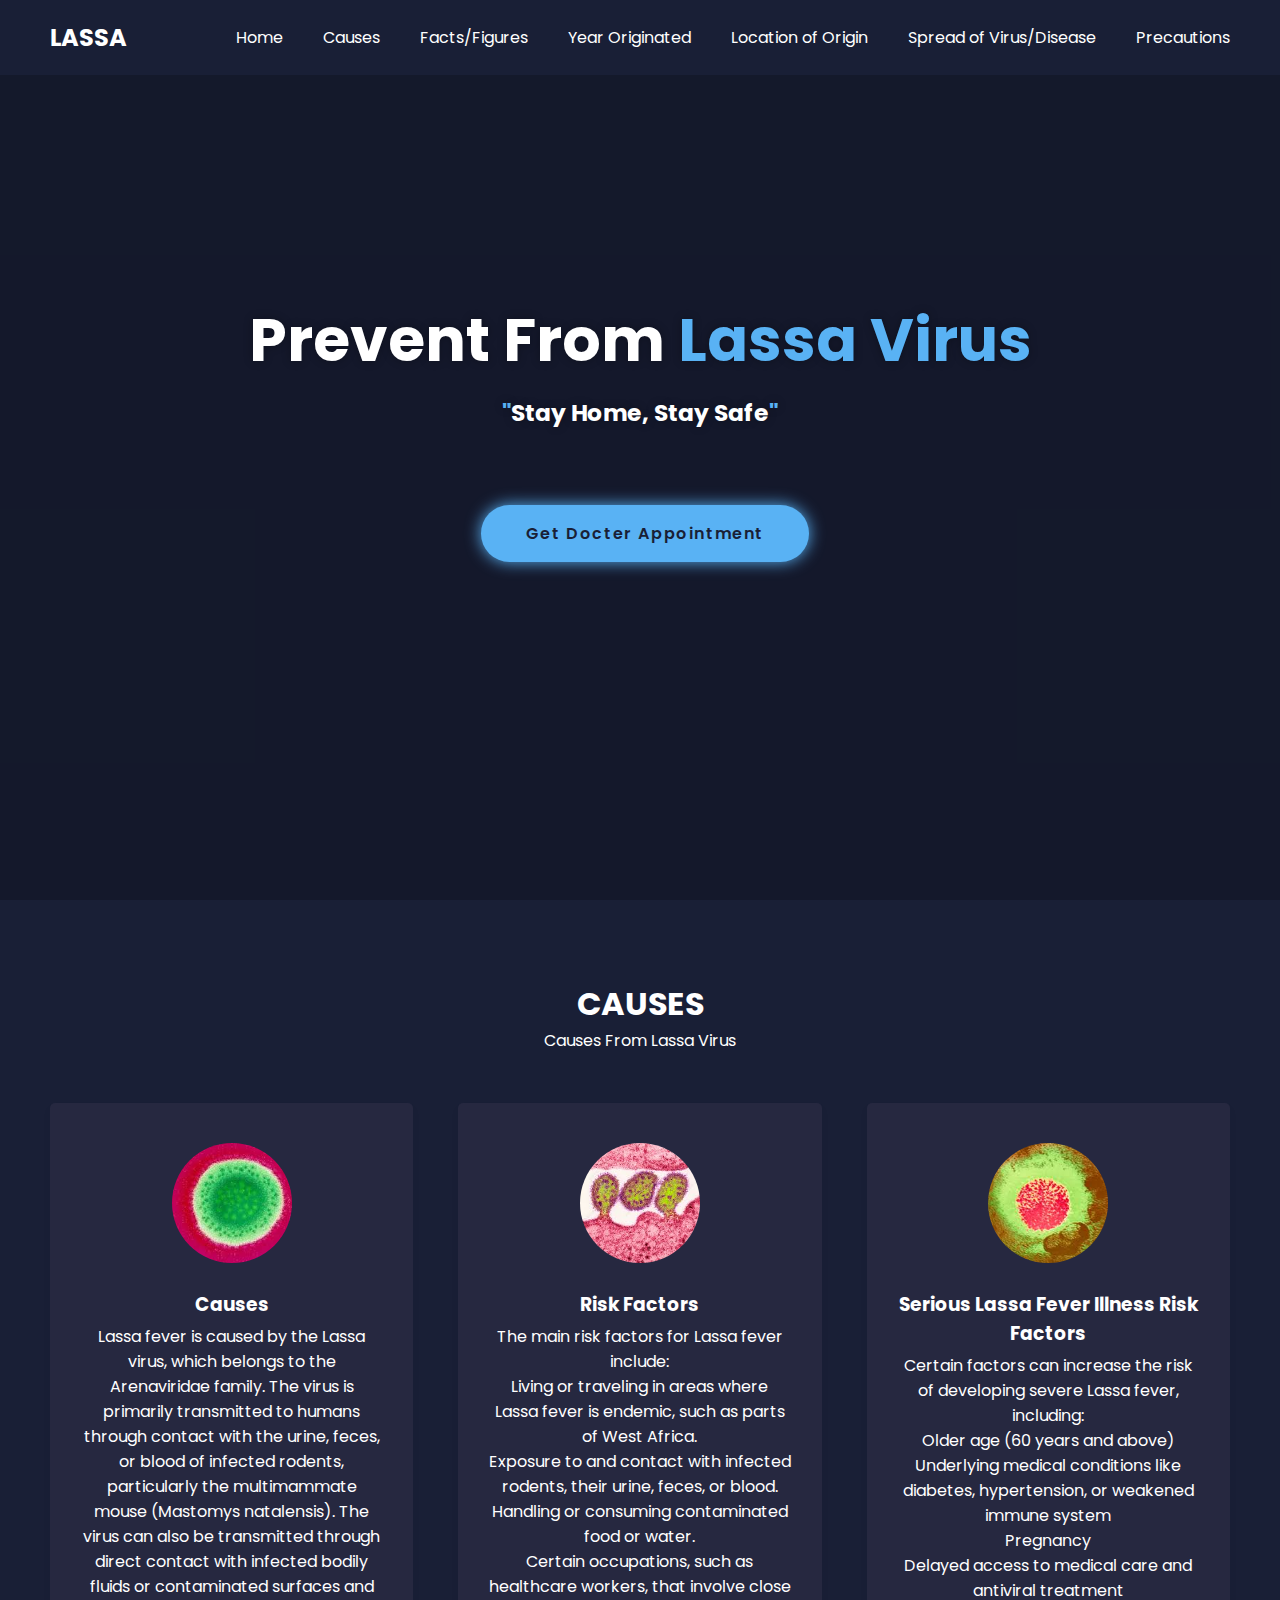
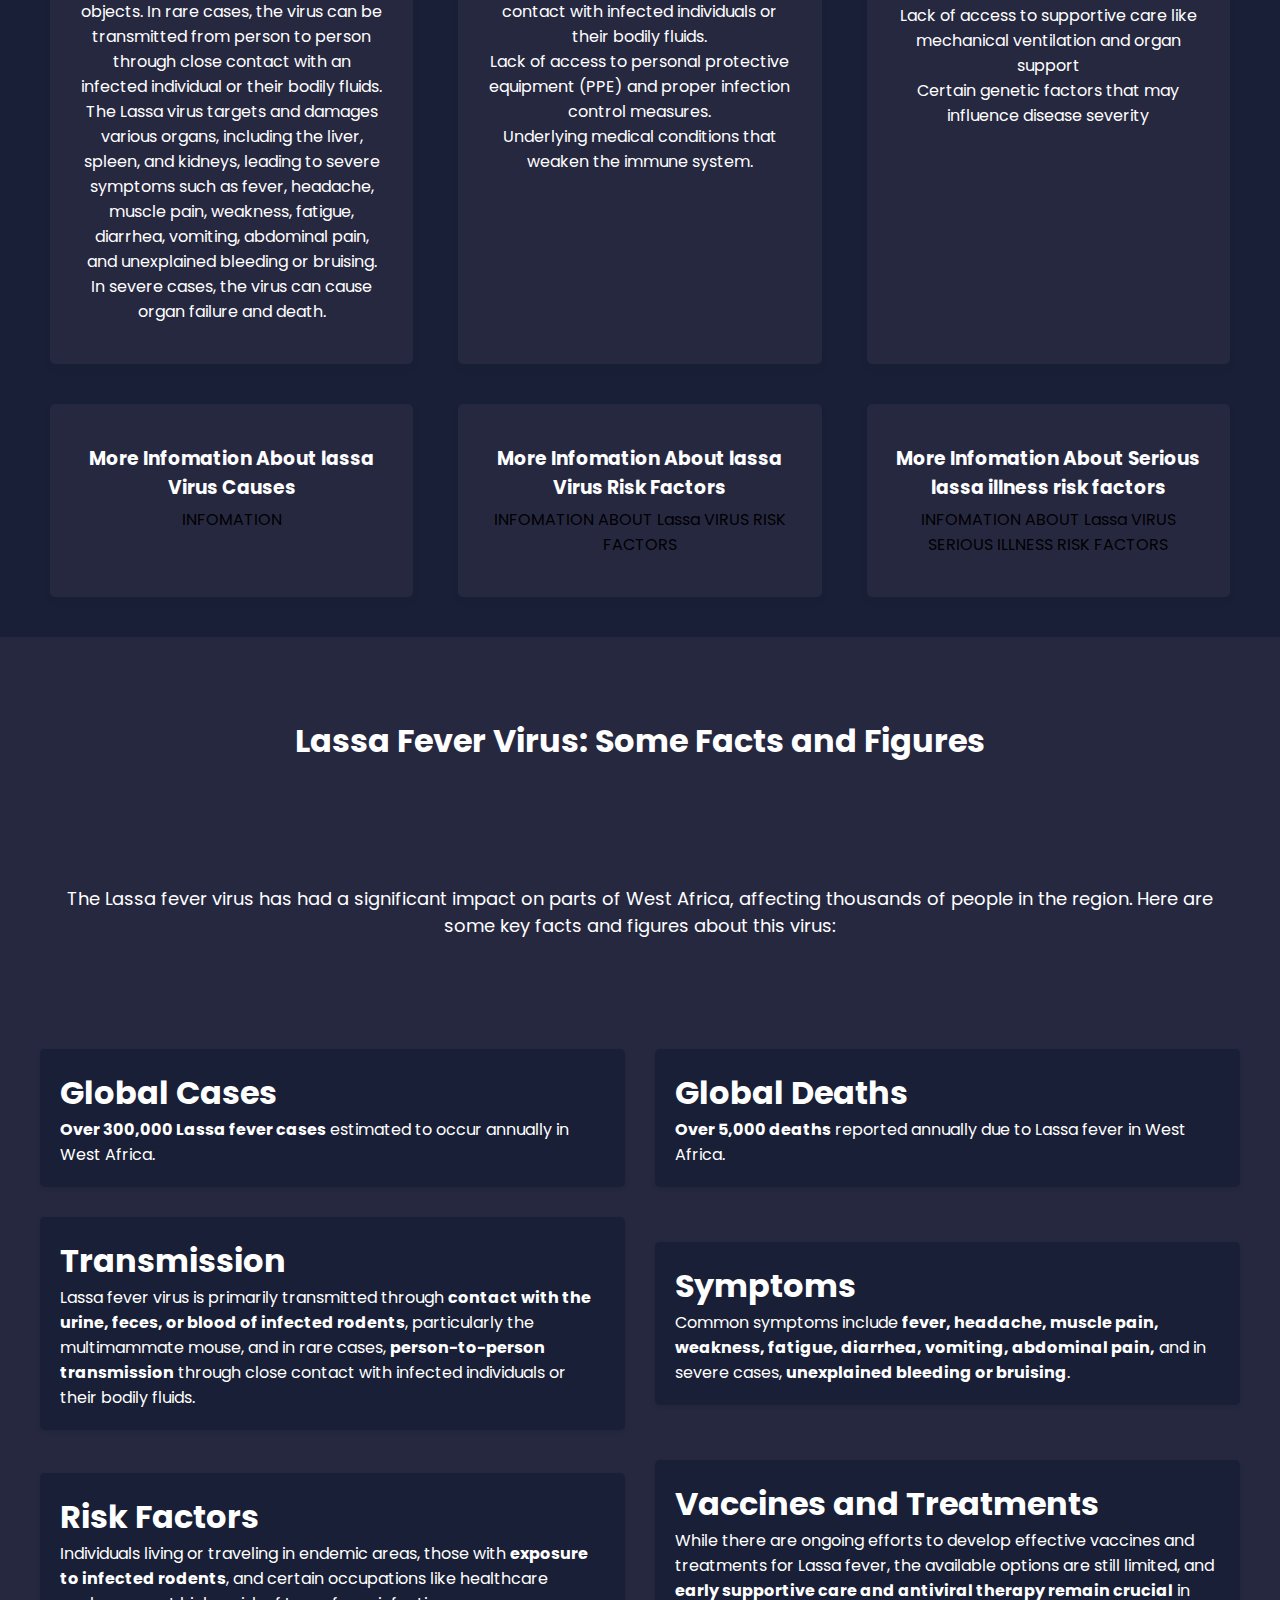
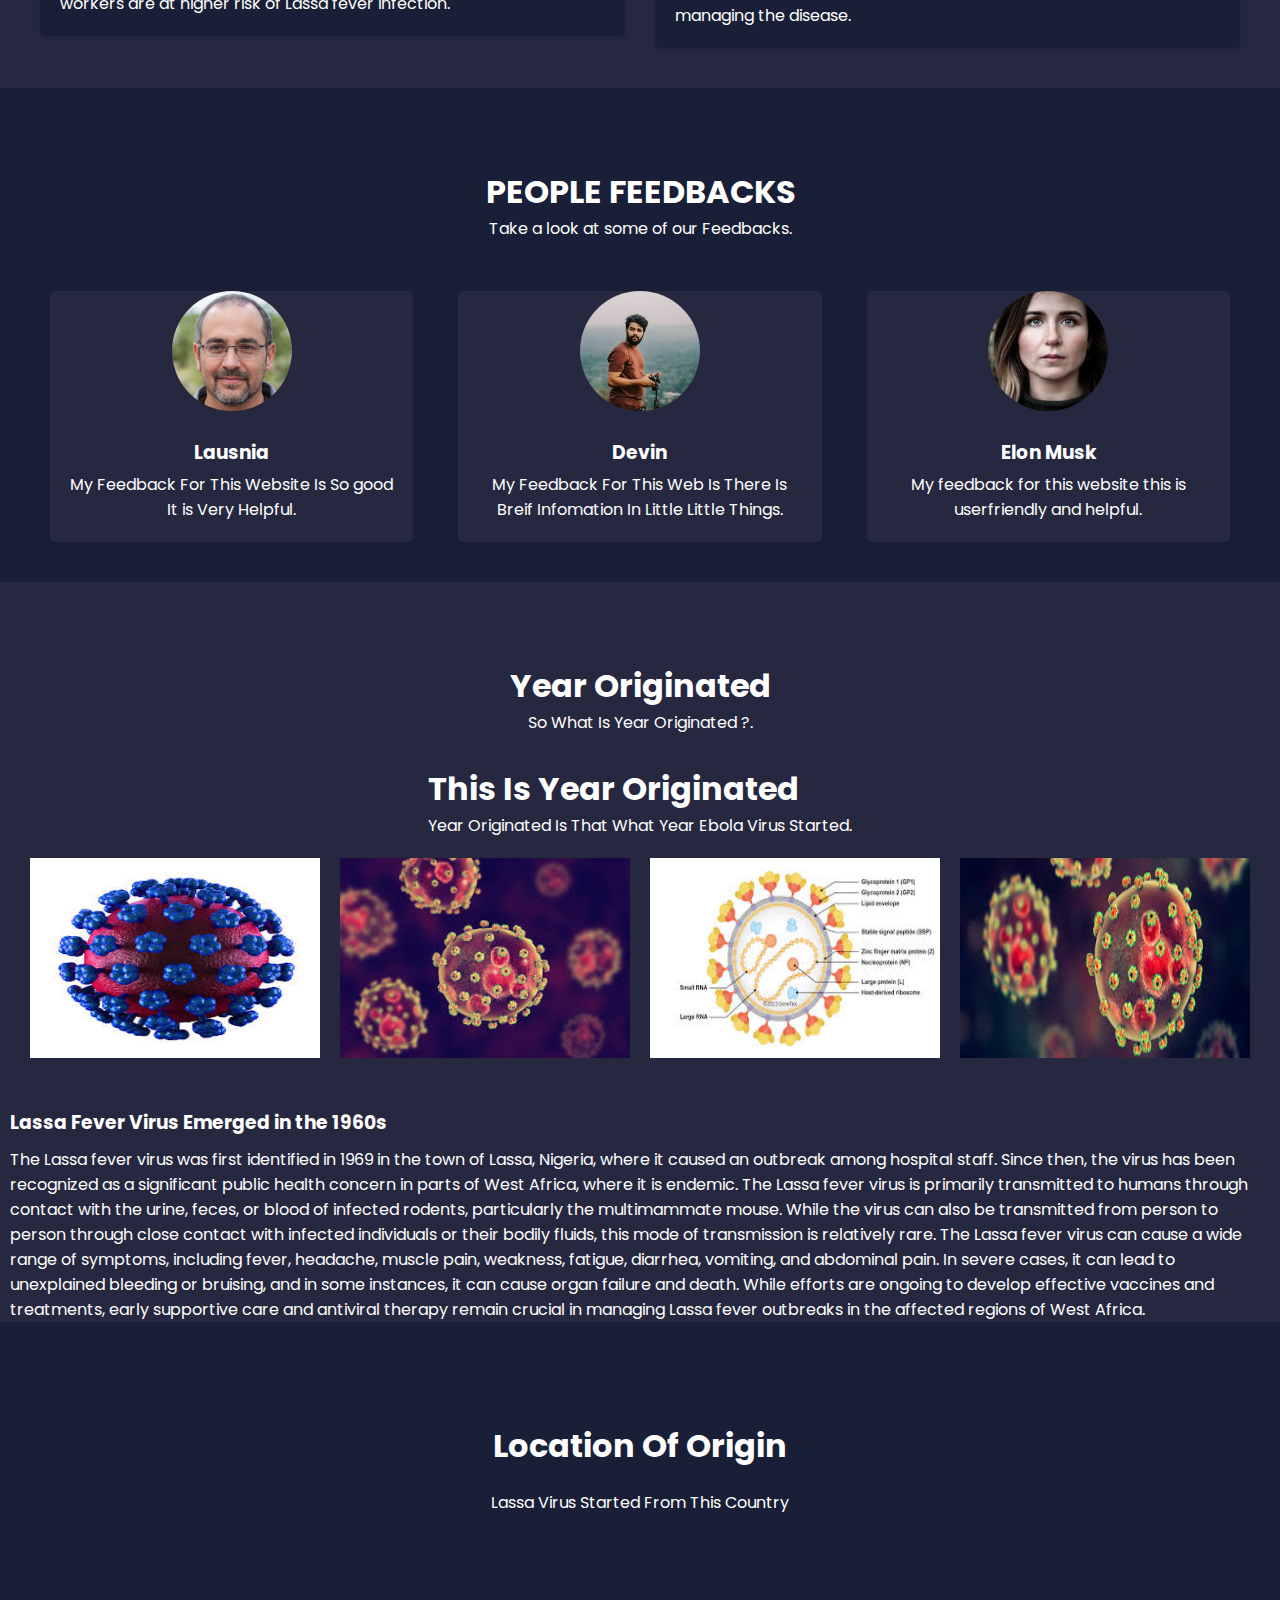
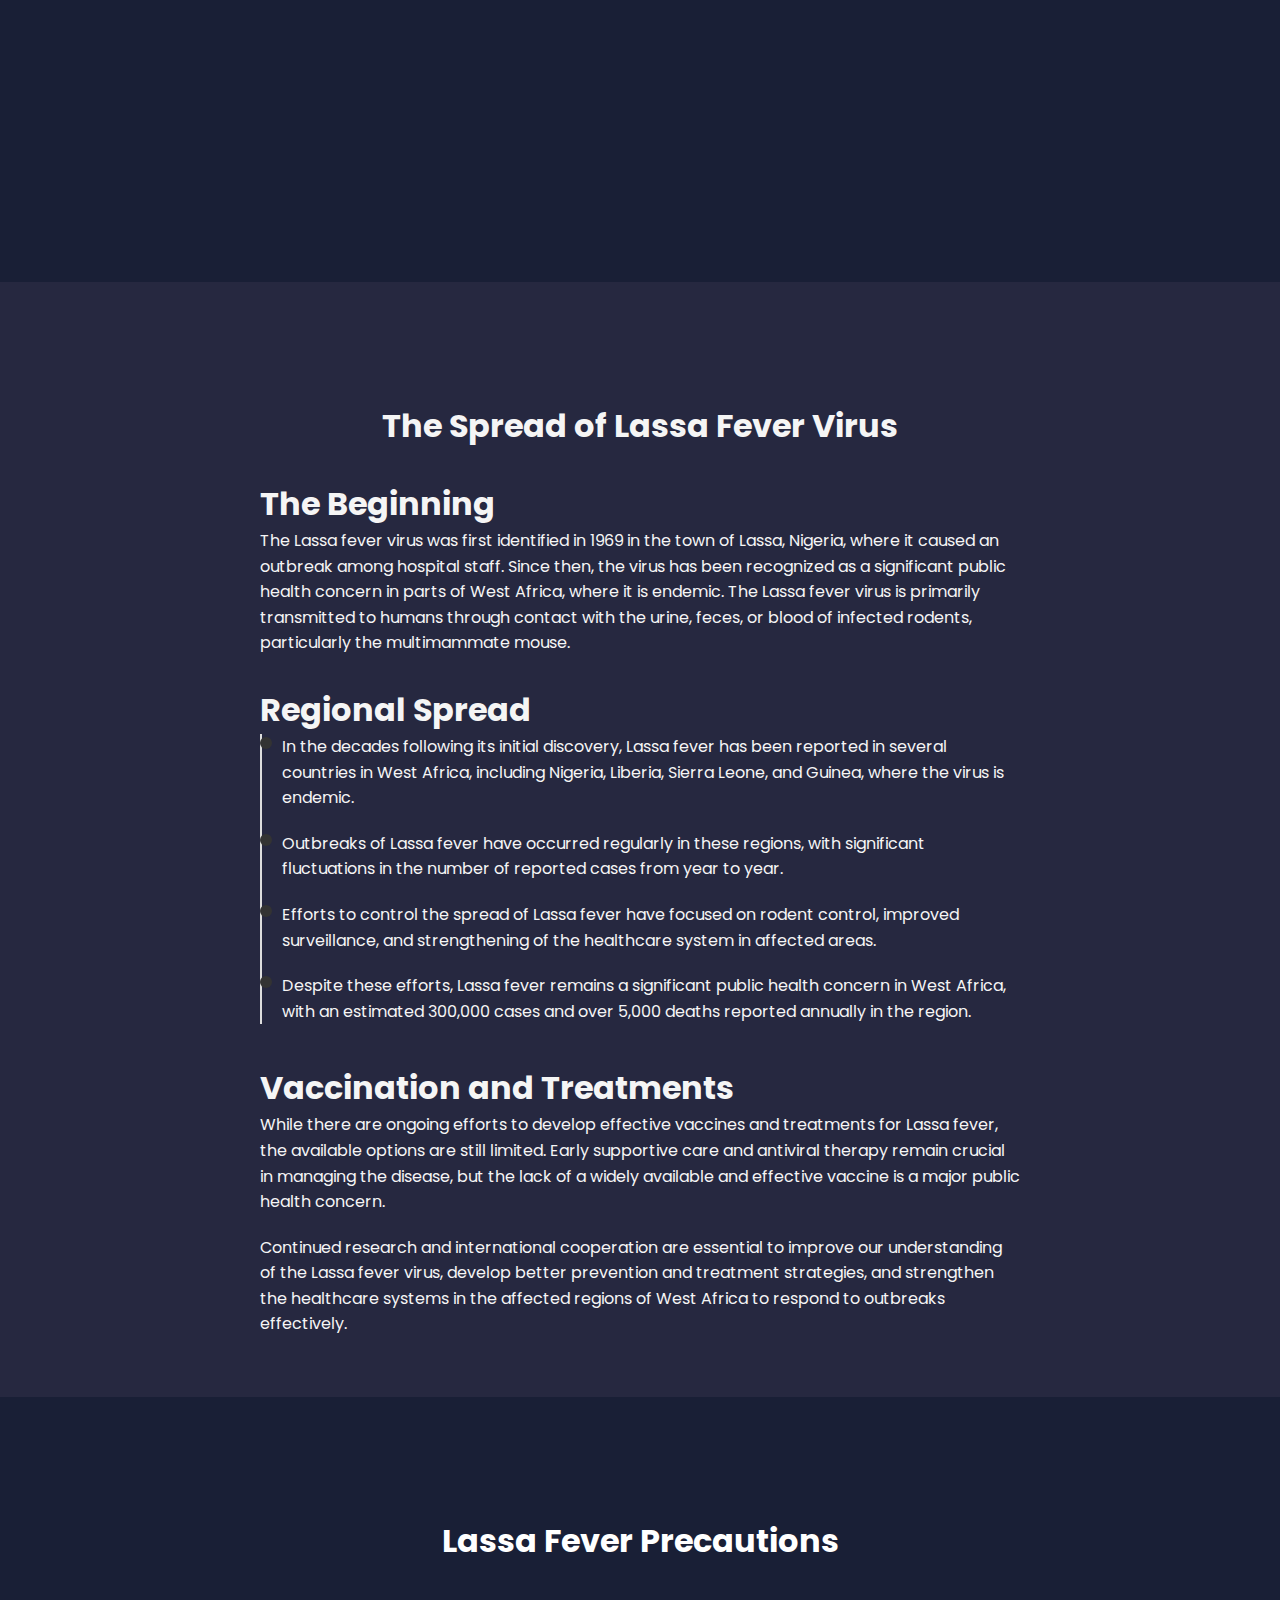
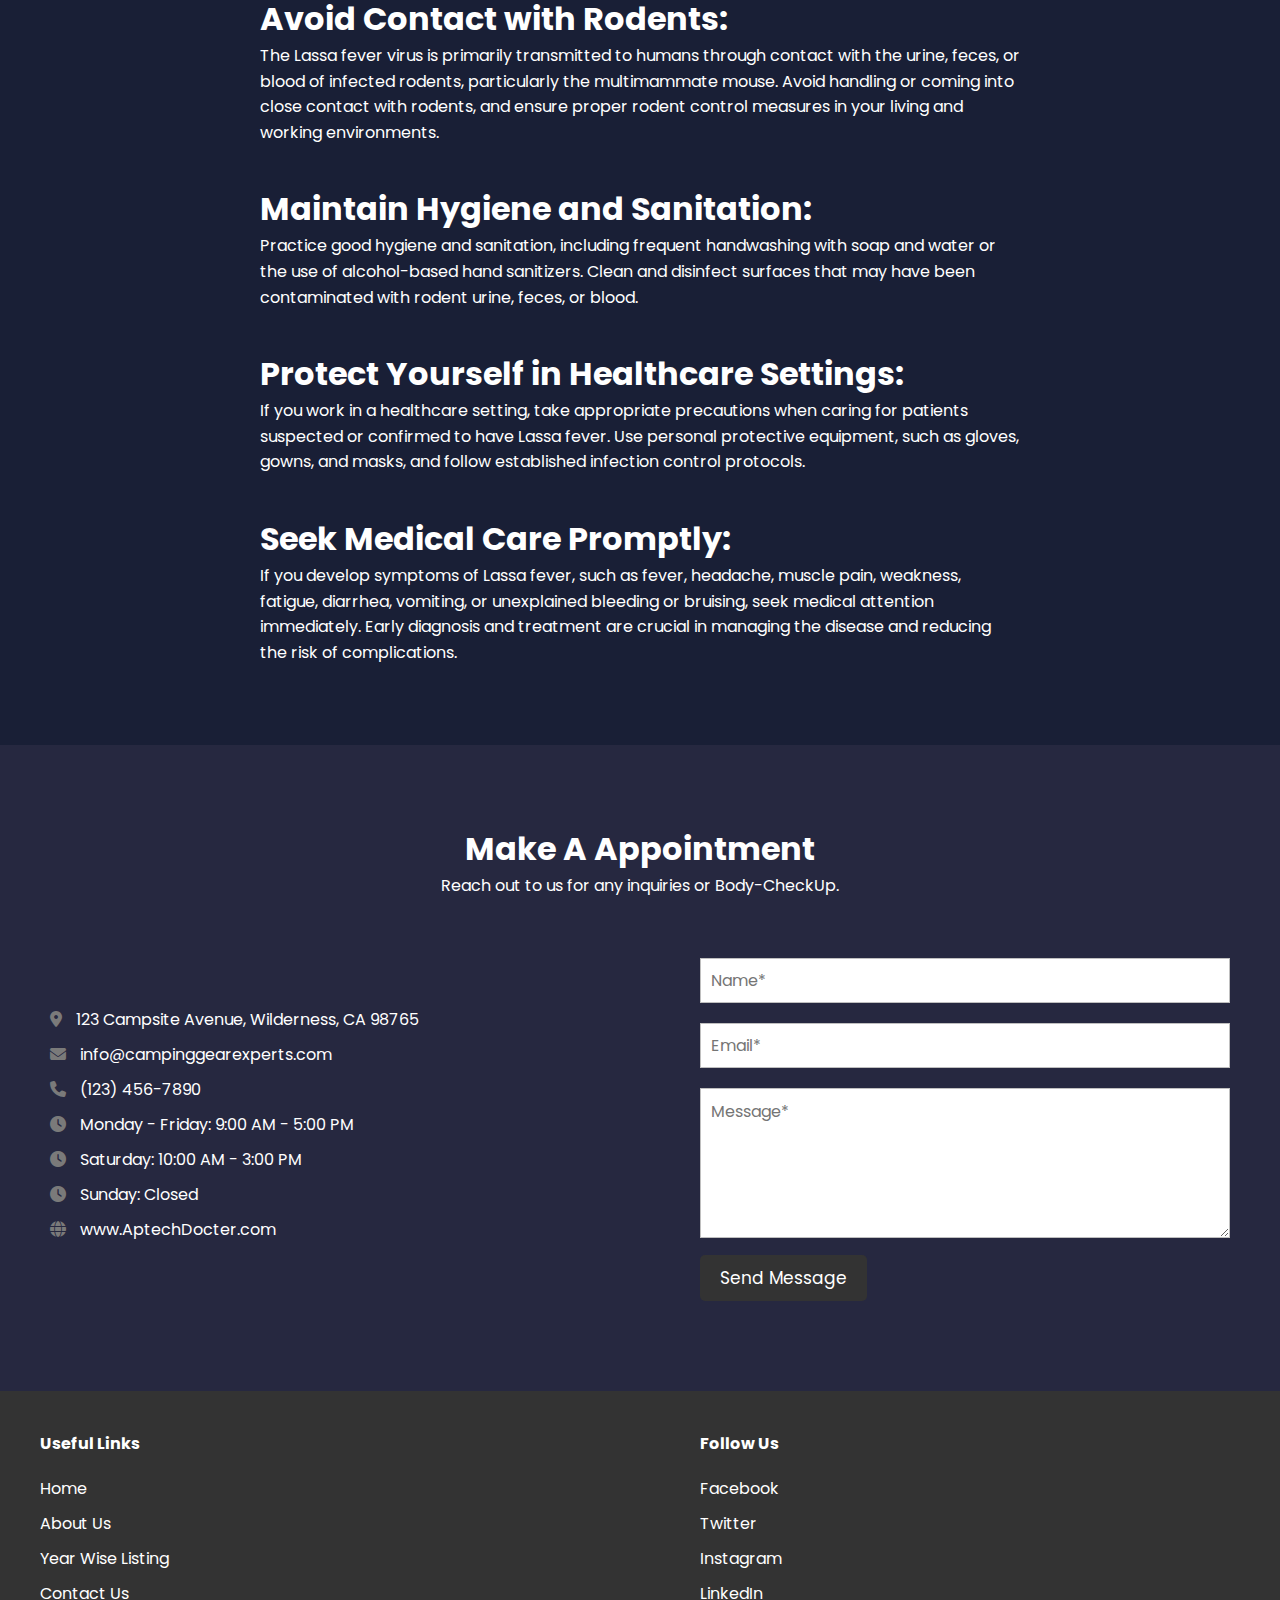
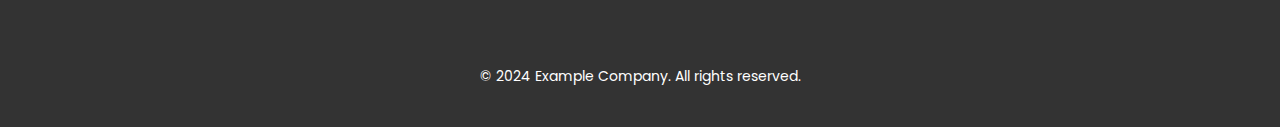
<file: lassa.html>
<!DOCTYPE html>
<html lang="en">

<head>
    <meta charset="UTF-8" />
    <meta name="viewport" content="width=device-width, initial-scale=1.0">
    <title>LASSA VIRUS</title>
    <link rel="stylesheet" href="virus-pages.css">
    <!-- Fontawesome Link for Icons -->
    <link rel="stylesheet" href="https://cdnjs.cloudflare.com/ajax/libs/font-awesome/6.3.0/css/all.min.css">
</head>

<body>
    <header>
        <nav class="navbar">
            <h2 class="logo"><a href="#">LASSA</a></h2>
            <input type="checkbox" id="menu-toggler">
            <label for="menu-toggler" id="hamburger-btn">
                <svg xmlns="http://www.w3.org/2000/svg" viewBox="0 0 24 24" fill="white" width="24px" height="24px">
                    <path d="M0 0h24v24H0z" fill="none" />
                    <path d="M3 18h18v-2H3v2zm0-5h18V11H3v2zm0-7v2h18V6H3z" />
                </svg>
            </label>
            <ul class="all-links">
                <li><a href="#home">Home</a></li>
                <li><a href="#causes">Causes</a></li>
                <li><a href="#facts">Facts/Figures</a></li>
                <li><a href="#year-orignted">Year Originated</a></li>
                <li><a href="#location-of-orgin">Location of Origin</a></li>
                <li><a href="#spread-virus">Spread of Virus/Disease</a></li>
                <li><a href="#Precautions">Precautions</a></li>
            </ul>
        </nav>
    </header>

    <section class="homepage" id="home">
        <div class="content">
            <div class="text">
                <h1>Prevent From <span>Lassa Virus</span></h1>
                <h3>
                    <span>"</span>Stay Home, Stay Safe<span>"</span>
                </h3>
            </div>
            <a href="#contact" class="btn">Get Docter Appointment</a>
        </div>
    </section>

    <section class="causes" id="causes">
        <h2>CAUSES</h2>
        <p>Causes From Lassa Virus</p>
        <ul class="cards">
            <li class="card"> <img
                    src="img\images (17).jpg"
                    alt="img">
                <h3>Causes</h3>
                <p>Lassa fever is caused by the Lassa virus, which belongs to the Arenaviridae family. The virus is
                    primarily transmitted to humans through contact with the urine, feces, or blood of infected rodents,
                    particularly the multimammate mouse (Mastomys natalensis). The virus can also be transmitted through
                    direct contact with infected bodily fluids or contaminated surfaces and objects. In rare cases, the
                    virus can be transmitted from person to person through close contact with an infected individual or
                    their bodily fluids. The Lassa virus targets and damages various organs, including the liver,
                    spleen, and kidneys, leading to severe symptoms such as fever, headache, muscle pain, weakness,
                    fatigue, diarrhea, vomiting, abdominal pain, and unexplained bleeding or bruising. In severe cases,
                    the virus can cause organ failure and death.</p>
            </li>
            <li class="card"> <img
                    src="img\images (18).jpg"
                    alt="img">
                <h3>Risk Factors</h3>
                <p>The main risk factors for Lassa fever include: <br>Living or traveling in areas where Lassa fever is
                    endemic, such as parts of West Africa. <br>Exposure to and contact with infected rodents, their
                    urine, feces, or blood. <br>Handling or consuming contaminated food or water. <br>Certain
                    occupations, such as healthcare workers, that involve close contact with infected individuals or
                    their bodily fluids. <br>Lack of access to personal protective equipment (PPE) and proper infection
                    control measures. <br>Underlying medical conditions that weaken the immune system. </p>
            </li>
            <li class="card"> <img
                    src="img\lassa 1.jpg"
                    alt="img">
                <h3>Serious Lassa Fever Illness Risk Factors</h3>
                <p>Certain factors can increase the risk of developing severe Lassa fever, including: <br>Older age (60
                    years and above) <br>Underlying medical conditions like diabetes, hypertension, or weakened immune
                    system <br>Pregnancy <br>Delayed access to medical care and antiviral treatment <br>Lack of access
                    to supportive care like mechanical ventilation and organ support <br>Certain genetic factors that
                    may influence disease severity </p>
            </li>
            <li class="card">
                <!-- <img src="images/backpacks.jpg" alt="img"> -->
                <h3>More Infomation About lassa Virus Causes</h3>
                <p><a href="https://www.mayoclinic.org/diseases-conditions/coronavirus/symptoms-causes/syc-20479963"
                        class="decoration">INFOMATION</a></p>
            </li>
            <li class="card">

                <h3>More Infomation About lassa Virus Risk Factors</h3>
                <p><a href="https://www.ncbi.nlm.nih.gov/pmc/articles/PMC8767775/" class="decoration">INFOMATION ABOUT
                        Lassa VIRUS RISK FACTORS</a></p>
            </li>
            <li class="card">

                <h3>More Infomation About Serious lassa illness risk factors</h3>
                <p><a href="https://www.cdc.gov/coronavirus/2019-ncov/hcp/clinical-care/underlyingconditions.html"
                        class="decoration">INFOMATION ABOUT Lassa VIRUS SERIOUS ILLNESS RISK FACTORS</a></p>
            </li>
        </ul>
    </section>
    <section class="facts" id="facts">
        <h1>Lassa Fever Virus: Some Facts and Figures</h1>
        <main>
            <section class="intro">
                <p>The Lassa fever virus has had a significant impact on parts of West Africa, affecting thousands of
                    people in the region. Here are some key facts and figures about this virus:</p>
            </section>
            <section class="fact-container">
                <div class="fact">
                    <h2>Global Cases</h2>
                    <p><span class="data">Over 300,000 Lassa fever cases</span> estimated to occur annually in West
                        Africa.</p>
                </div>
                <div class="fact">
                    <h2>Global Deaths</h2>
                    <p><span class="data">Over 5,000 deaths</span> reported annually due to Lassa fever in West Africa.
                    </p>
                </div>
                <div class="fact">
                    <h2>Transmission</h2>
                    <p>Lassa fever virus is primarily transmitted through <span class="data">contact with the urine,
                            feces, or blood of infected rodents</span>, particularly the multimammate mouse, and in rare
                        cases, <span class="data">person-to-person transmission</span> through close contact with
                        infected individuals or their bodily fluids.</p>
                </div>
                <div class="fact">
                    <h2>Symptoms</h2>
                    <p>Common symptoms include <span class="data">fever, headache, muscle pain, weakness, fatigue,
                            diarrhea, vomiting, abdominal pain,</span> and in severe cases, <span
                            class="data">unexplained bleeding or bruising</span>.</p>
                </div>
                <div class="fact">
                    <h2>Risk Factors</h2>
                    <p>Individuals living or traveling in endemic areas, those with <span class="data">exposure to
                            infected rodents</span>, and certain occupations like healthcare workers are at higher risk
                        of Lassa fever infection.</p>
                </div>
                <div class="fact">
                    <h2>Vaccines and Treatments</h2>
                    <p>While there are ongoing efforts to develop effective vaccines and treatments for Lassa fever, the
                        available options are still limited, and <span class="data">early supportive care and antiviral
                            therapy remain crucial</span> in managing the disease.</p>
                </div>
            </section>
        </main>
    </section>
    <section class="people-feedbacks" id="people-feedbacks">
        <h2 class="white">PEOPLE FEEDBACKS</h2>
        <p class="white">Take a look at some of our Feedbacks.</p>
        <ul class="cards">
            <li class="card">
                <img src="img\mobile-03.jpg"
                    alt="img">
                <h3 class="white">Lausnia</h3>
                <p class="white">My Feedback For This Website Is So good It is Very Helpful.</p>
            </li>
            <li class="card">
                <img src="img\jfo.jpg"
                    alt="img">
                <h3 class="white">Devin</h3>
                <p class="white">My Feedback For This Web Is There Is Breif Infomation In Little Little Things.</p>
            </li>
            <li class="card">
                <img src="img\223334.jpg"
                    alt="img">
                <h3 class="white">Elon Musk</h3>
                <p class="white">My feedback for this website this is userfriendly and helpful.</p>
            </li>

        </ul>
    </section>

    <section class="year-orignted" id="year-orignted">
        <h2 class="white">Year Originated</h2>
        <p class="white">So What Is Year Originated ?.</p>

        <div class="row company-info">
            <h2 class="white">This Is Year Originated</h3>
                <p class="white">Year Originated Is That What Year Ebola Virus Started.</p>
        </div>
        <div class="container">
            <div class="image-container"> <img
                    src="img\download (12).jpg"
                    alt="Image 1"> </div>
            <div class="image-container"> <img
                    src="img\download (9).jpg"
                    alt="Image 2"> </div>
            <div class="image-container"> <img
                    src="img\download (10).jpg"
                    alt="Image 3"> </div>
            <div class="image-container"> <img
                    src="img\download (11).jpg"
                    alt="Image 4"> </div>
        </div>
        <div class="row mission-vision">
            <h3 class="white">Lassa Fever Virus Emerged in the 1960s</h3>
            <p class="white">The Lassa fever virus was first identified in 1969 in the town of Lassa, Nigeria, where it
                caused an outbreak among hospital staff. Since then, the virus has been recognized as a significant
                public health concern in parts of West Africa, where it is endemic. The Lassa fever virus is primarily
                transmitted to humans through contact with the urine, feces, or blood of infected rodents, particularly
                the multimammate mouse. While the virus can also be transmitted from person to person through close
                contact with infected individuals or their bodily fluids, this mode of transmission is relatively rare.
                The Lassa fever virus can cause a wide range of symptoms, including fever, headache, muscle pain,
                weakness, fatigue, diarrhea, vomiting, and abdominal pain. In severe cases, it can lead to unexplained
                bleeding or bruising, and in some instances, it can cause organ failure and death. While efforts are
                ongoing to develop effective vaccines and treatments, early supportive care and antiviral therapy remain
                crucial in managing Lassa fever outbreaks in the affected regions of West Africa.
            </p>
        </div>
    </section>
    <section class="location-of-orgin" id="location-of-orgin">
        <div id="header-lofo">
            <h1>Location Of Origin</h1>
            <p id="location-of-orgin-para">Lassa Virus Started From This Country</p>
        </div>

        <div class="map-container">
            <iframe id="map-frame"
                src="https://www.google.com/maps/embed?pb=!1m18!1m12!1m3!1d8070639.2117300425!2d3.3779215906191955!3d8.995889556844876!2m3!1f0!2f0!3f0!3m2!1i1024!2i768!4f13.1!3m3!1m2!1s0x104e0baf7da48d0d%3A0x99a8fe4168c50bc8!2sNigeria!5e0!3m2!1sen!2s!4v1718310754835!5m2!1sen!2s"
                allowfullscreen="" loading="lazy"></iframe>
        </div>

    </section>



    <section class="spread-virus" id="spread-virus">

        <div id="container">
            <h1 id="heading">The Spread of Lassa Fever Virus</h1>
            <h2 id="beginning-heading">The Beginning</h2>
            <p id="beginning-text">The Lassa fever virus was first identified in 1969 in the town of Lassa, Nigeria,
                where it caused an outbreak among hospital staff. Since then, the virus has been recognized as a
                significant public health concern in parts of West Africa, where it is endemic. The Lassa fever virus is
                primarily transmitted to humans through contact with the urine, feces, or blood of infected rodents,
                particularly the multimammate mouse.</p>
            <h2 id="global-spread-heading">Regional Spread</h2>
            <div id="timeline">
                <div class="timeline-item">
                    <p id="global-spread-text">In the decades following its initial discovery, Lassa fever has been
                        reported in several countries in West Africa, including Nigeria, Liberia, Sierra Leone, and
                        Guinea, where the virus is endemic.</p>
                </div>
                <div class="timeline-item">
                    <p id="global-spread-text">Outbreaks of Lassa fever have occurred regularly in these regions, with
                        significant fluctuations in the number of reported cases from year to year.</p>
                </div>
                <div class="timeline-item">
                    <p id="global-spread-text">Efforts to control the spread of Lassa fever have focused on rodent
                        control, improved surveillance, and strengthening of the healthcare system in affected areas.
                    </p>
                </div>
                <div class="timeline-item">
                    <p id="global-spread-text">Despite these efforts, Lassa fever remains a significant public health
                        concern in West Africa, with an estimated 300,000 cases and over 5,000 deaths reported annually
                        in the region. </p>
                </div>
            </div>
            <h2 id="vaccination-heading">Vaccination and Treatments</h2>
            <p id="vaccination-text">While there are ongoing efforts to develop effective vaccines and treatments for
                Lassa fever, the available options are still limited. Early supportive care and antiviral therapy remain
                crucial in managing the disease, but the lack of a widely available and effective vaccine is a major
                public health concern.</p>
            <p id="vaccination-text">Continued research and international cooperation are essential to improve our
                understanding of the Lassa fever virus, develop better prevention and treatment strategies, and
                strengthen the healthcare systems in the affected regions of West Africa to respond to outbreaks
                effectively. </p>
        </div>
    </section>




    <section class="Precautions" id="Precautions">
        <div class="precaution-container">
            <h1 id="precaution-heading">Lassa Fever Precautions</h1>
            <div class="precaution-section">
                <h2>Avoid Contact with Rodents:</h2>
                <p>The Lassa fever virus is primarily transmitted to humans through contact with the urine, feces, or
                    blood of infected rodents, particularly the multimammate mouse. Avoid handling or coming into close
                    contact with rodents, and ensure proper rodent control measures in your living and working
                    environments.</p>
            </div>
            <div class="precaution-section">
                <h2>Maintain Hygiene and Sanitation:</h2>
                <p>Practice good hygiene and sanitation, including frequent handwashing with soap and water or the use
                    of alcohol-based hand sanitizers. Clean and disinfect surfaces that may have been contaminated with
                    rodent urine, feces, or blood.</p>
            </div>
            <div class="precaution-section">
                <h2>Protect Yourself in Healthcare Settings:</h2>
                <p>If you work in a healthcare setting, take appropriate precautions when caring for patients suspected
                    or confirmed to have Lassa fever. Use personal protective equipment, such as gloves, gowns, and
                    masks, and follow established infection control protocols.</p>
            </div>
            <div class="precaution-section">
                <h2>Seek Medical Care Promptly:</h2>
                <p>If you develop symptoms of Lassa fever, such as fever, headache, muscle pain, weakness, fatigue,
                    diarrhea, vomiting, or unexplained bleeding or bruising, seek medical attention immediately. Early
                    diagnosis and treatment are crucial in managing the disease and reducing the risk of complications.
                </p>
            </div>
    </section>

    
    <section class="contact" id="contact">
        <h2>Make A Appointment</h2>
        <p>Reach out to us for any inquiries or Body-CheckUp.</p>
        <div class="row">
            <div class="col information">
                <div class="contact-details">
                    <p><i class="fas fa-map-marker-alt"></i> 123 Campsite Avenue, Wilderness, CA 98765</p>
                    <p><i class="fas fa-envelope"></i> info@campinggearexperts.com</p>
                    <p><i class="fas fa-phone"></i> (123) 456-7890</p>
                    <p><i class="fas fa-clock"></i> Monday - Friday: 9:00 AM - 5:00 PM</p>
                    <p><i class="fas fa-clock"></i> Saturday: 10:00 AM - 3:00 PM</p>
                    <p><i class="fas fa-clock"></i> Sunday: Closed</p>
                    <p><i class="fas fa-globe"></i> www.AptechDocter.com</p>
                </div>
            </div>
            <div class="col form">
                <form>
                    <input type="text" placeholder="Name*" required>
                    <input type="email" placeholder="Email*" required>
                    <textarea placeholder="Message*" required></textarea>
                    <button id="submit" type="submit">Send Message</button>
                </form>
            </div>
        </div>
    </section>

  
    <footer>
        <div class="footer-content">
          <div class="useful-links">
            <h4>Useful Links</h4>
            <ul>
              <li><a href="index.html">Home</a></li>
              <li><a href="#about">About Us</a></li>
              <li><a href="#listing">Year Wise Listing</a></li>
              <li><a href="#contact">Contact Us</a></li>
            </ul>
          </div>
          <div class="follow-us">
            <h4>Follow Us</h4>
            <ul>
              <li><a href="#">Facebook</a></li>
              <li><a href="#">Twitter</a></li>
              <li><a href="#">Instagram</a></li>
              <li><a href="#">LinkedIn</a></li>
            </ul>
          </div>
        </div>
        <div class="copyright">
          &copy; 2024 Example Company. All rights reserved.
        </div>
      </footer>

</body>
</html>
</file>
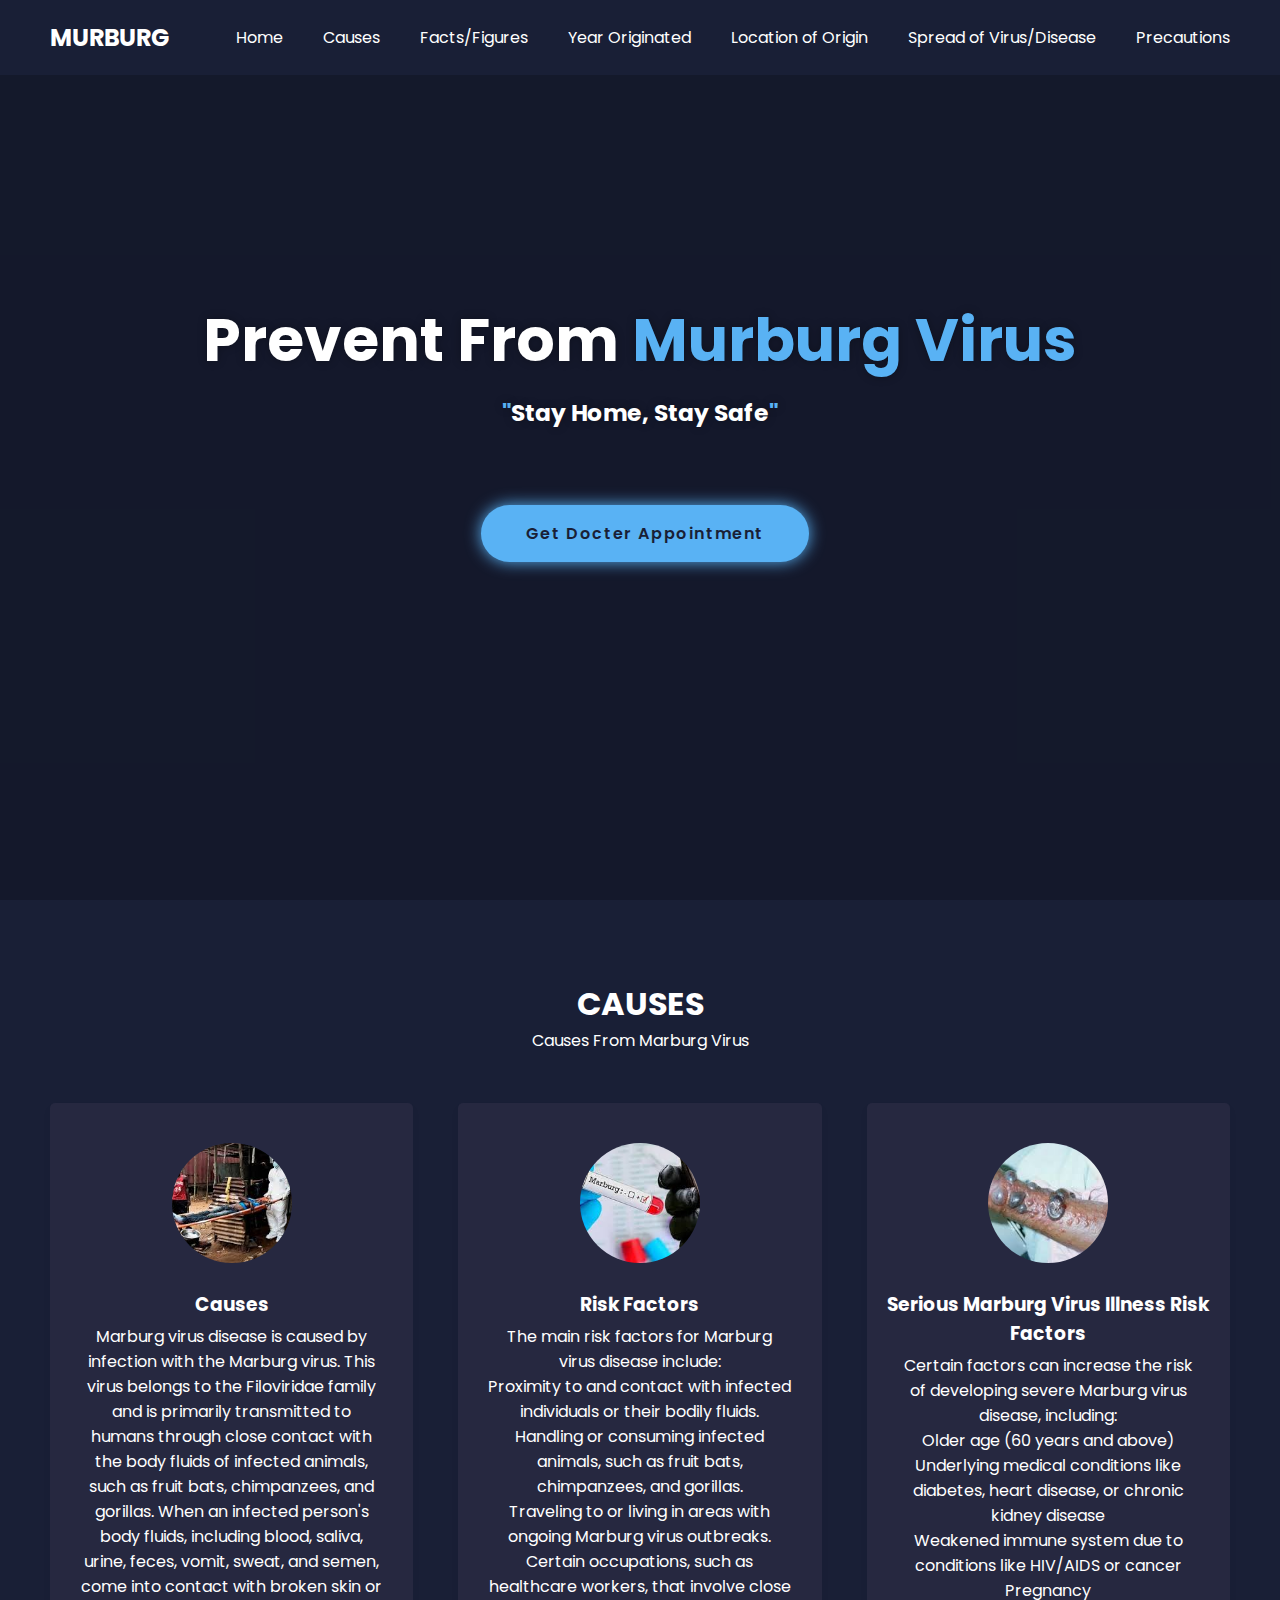
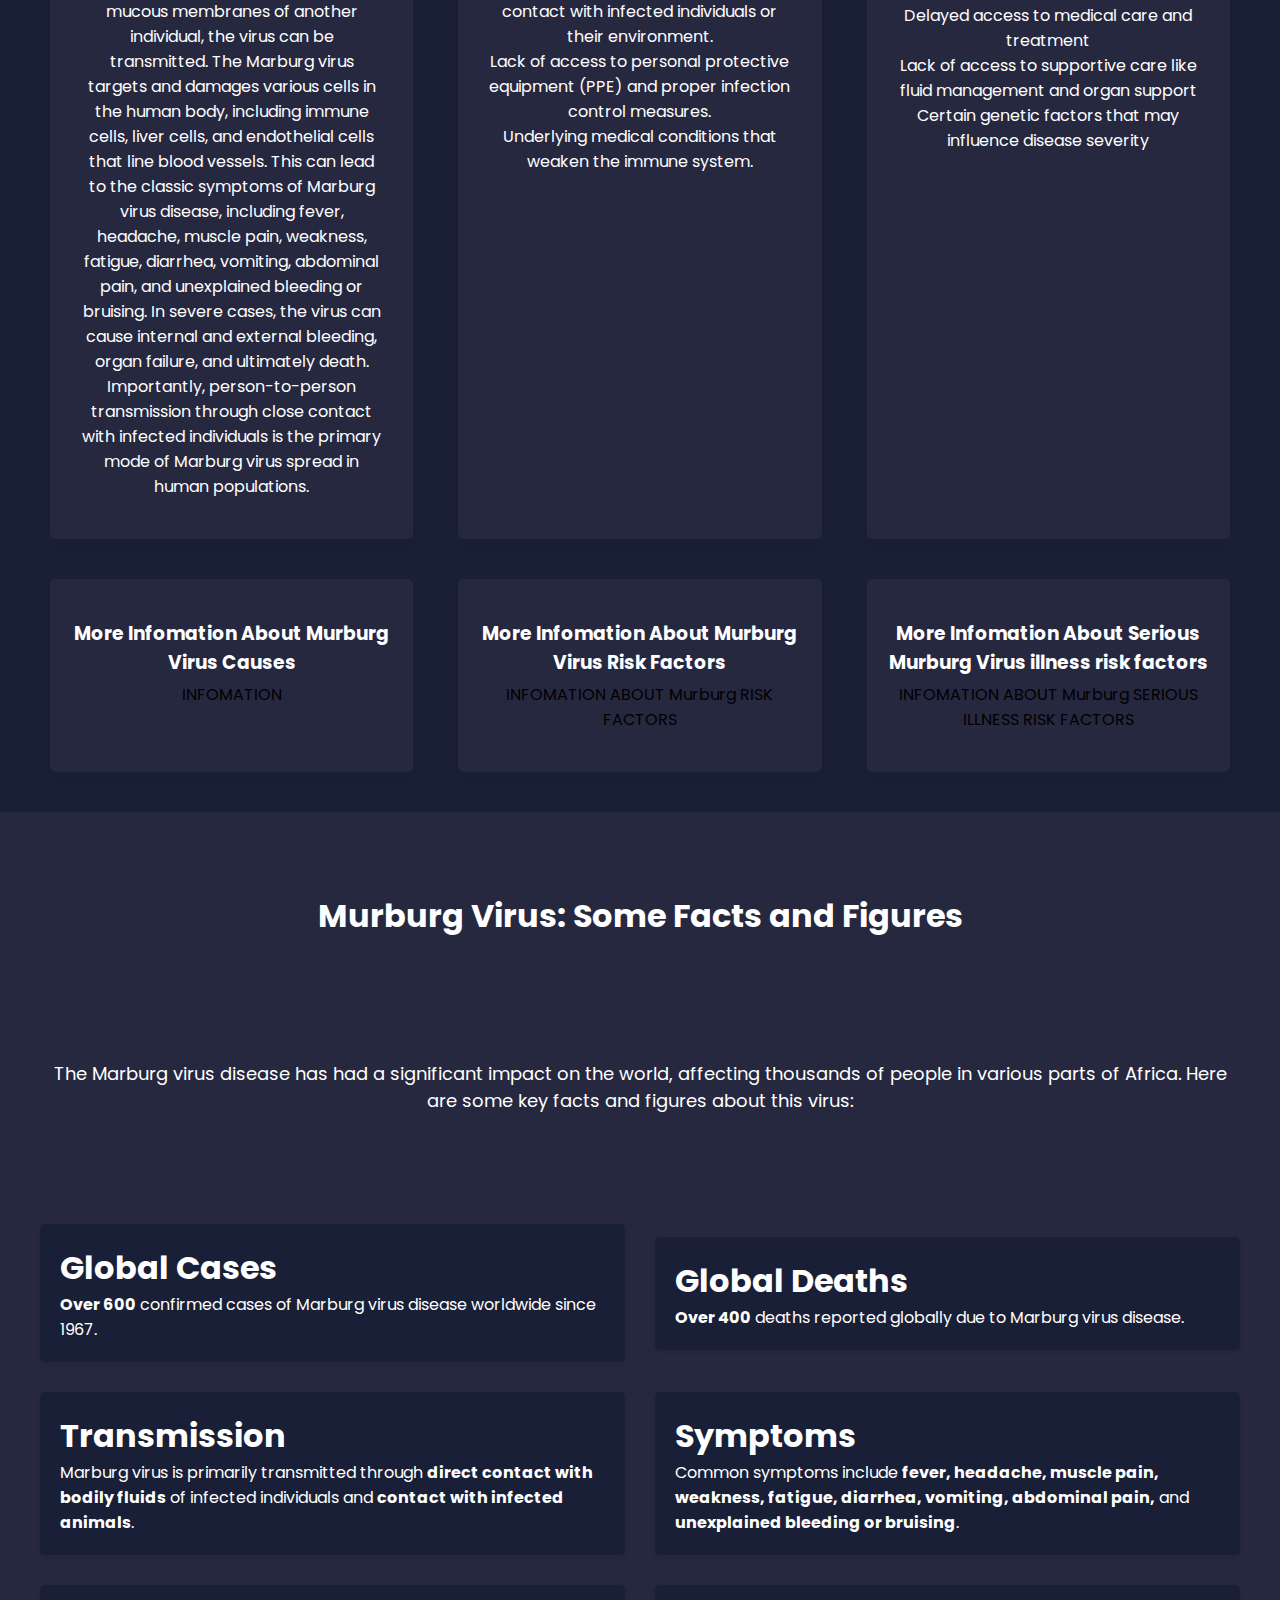
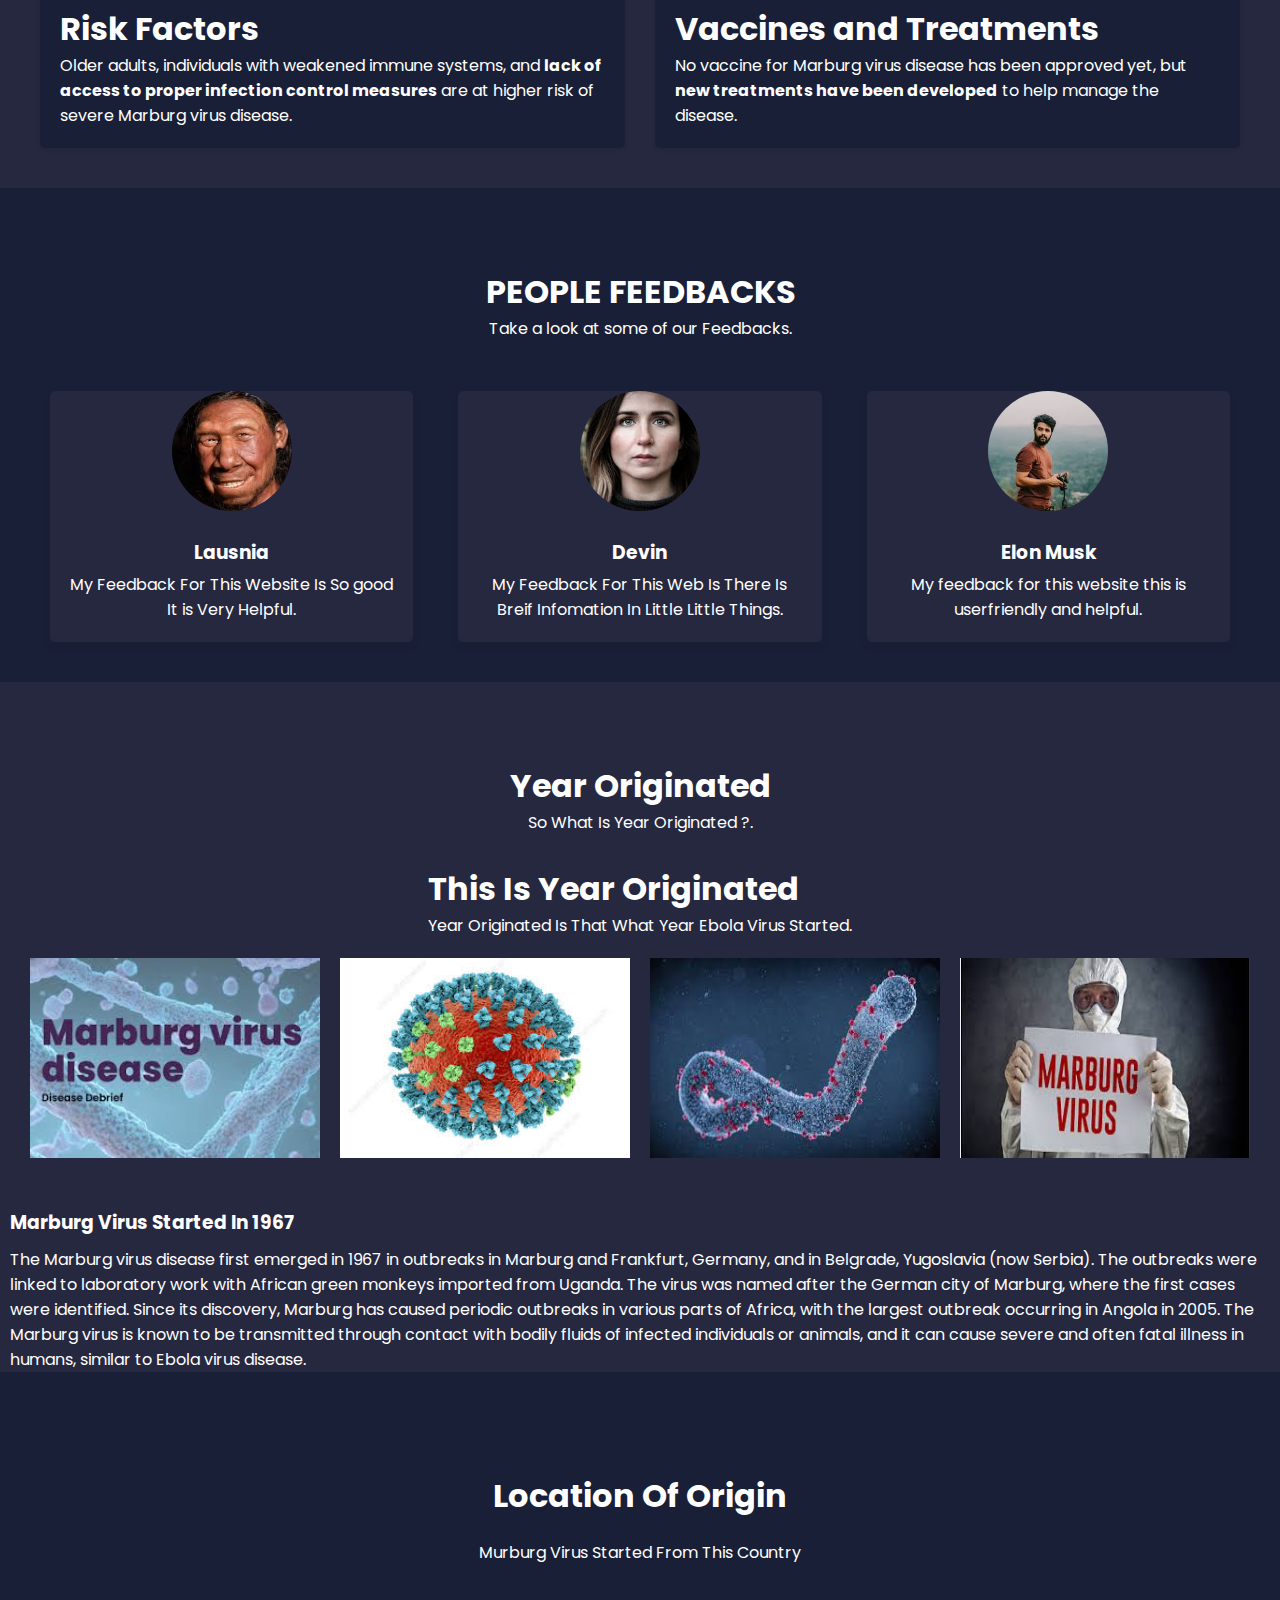
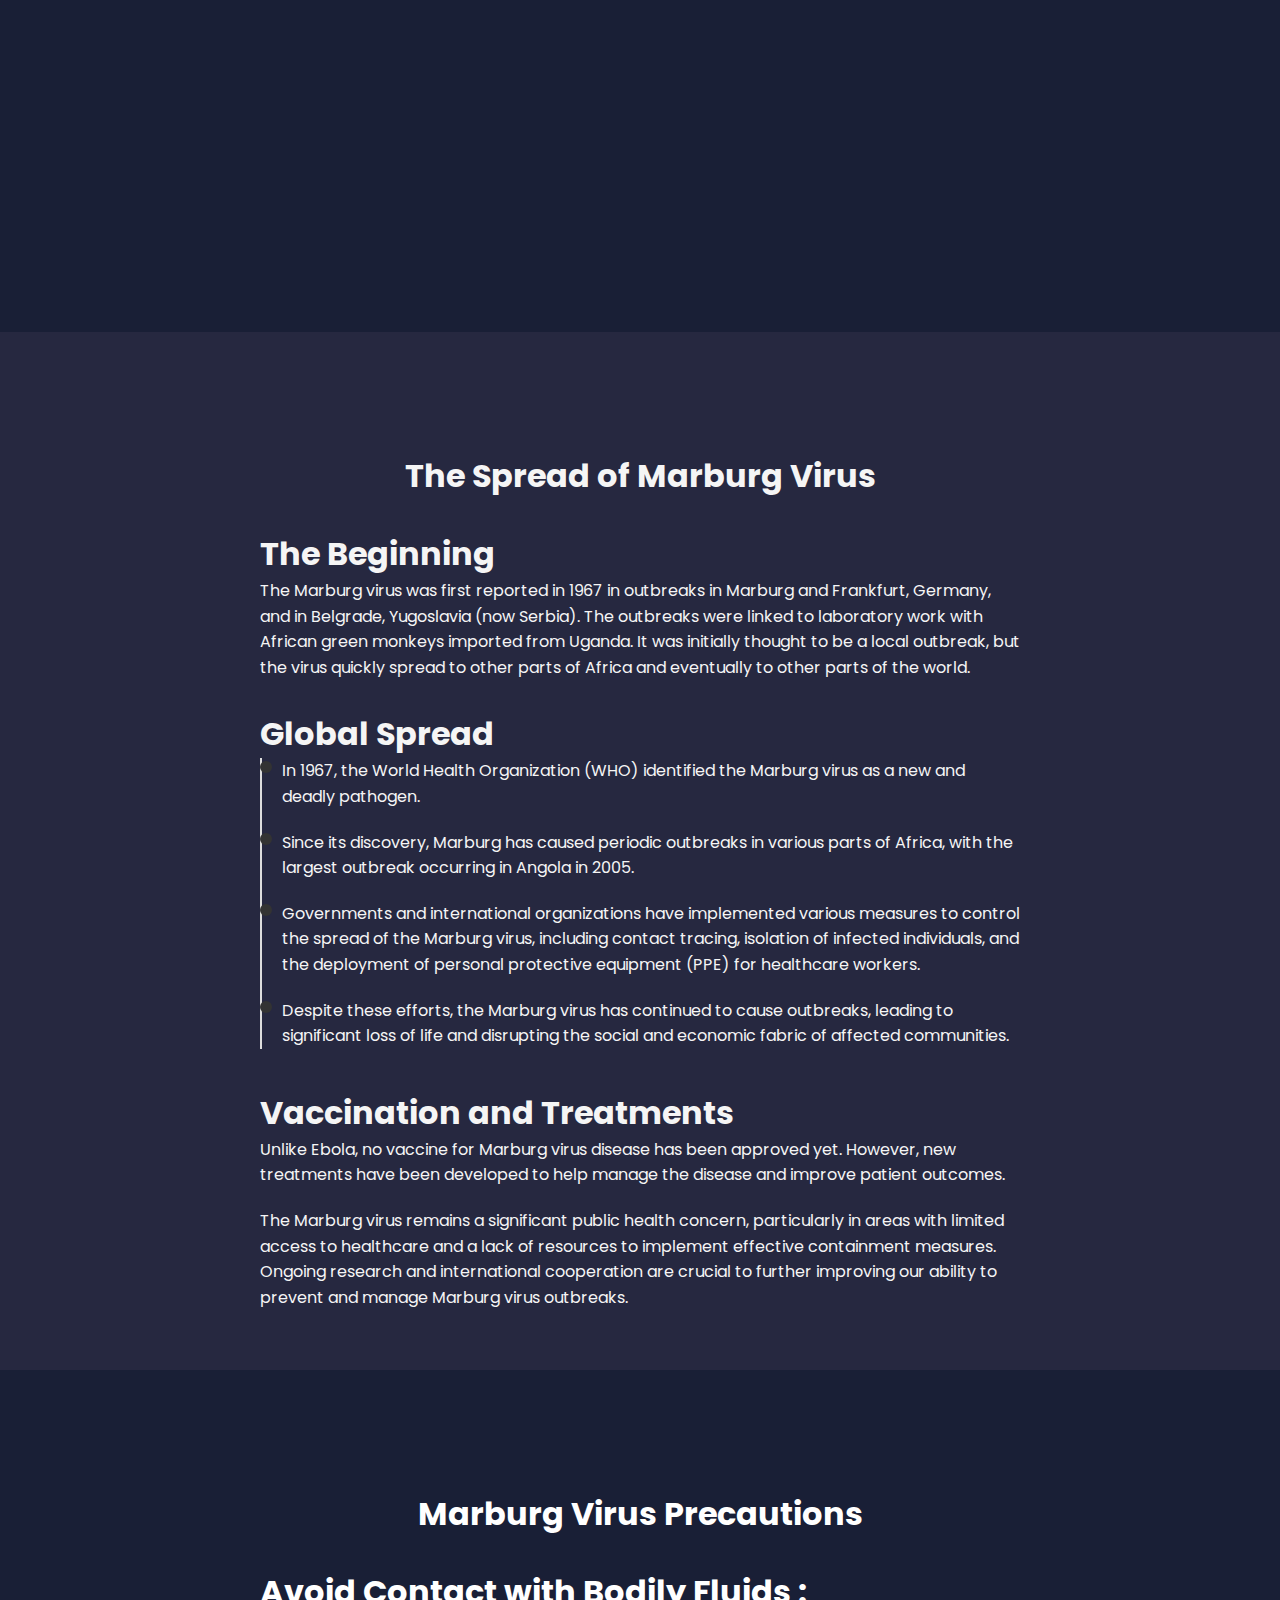
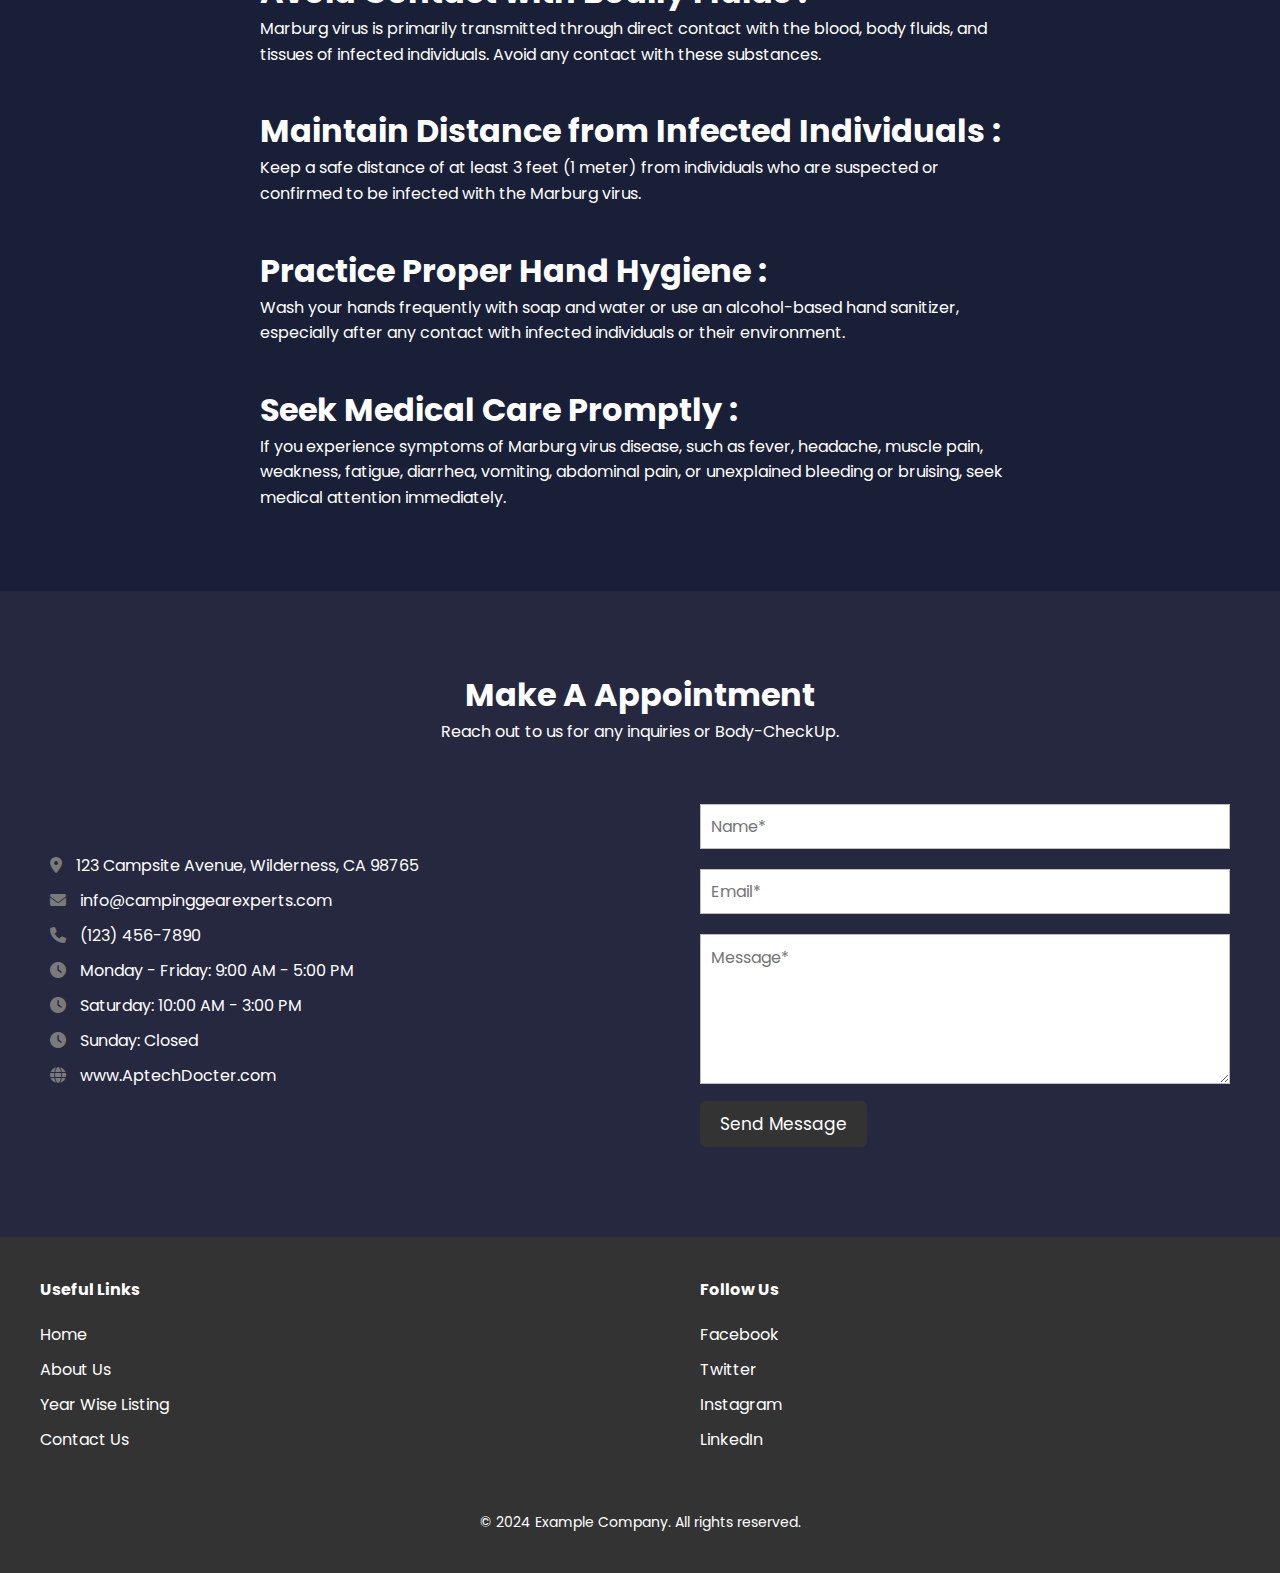
<file: murburg.html>
<!DOCTYPE html>
<html lang="en">

<head>
    <meta charset="UTF-8" />
    <meta name="viewport" content="width=device-width, initial-scale=1.0">
    <title>MURBURG VIRUS</title>
    <link rel="stylesheet" href="virus-pages.css">
    <!-- Fontawesome Link for Icons -->
    <link rel="stylesheet" href="https://cdnjs.cloudflare.com/ajax/libs/font-awesome/6.3.0/css/all.min.css">
</head>

<body>
    <header>
        <nav class="navbar">
            <h2 class="logo"><a href="#">MURBURG</a></h2>
            <input type="checkbox" id="menu-toggler">
            <label for="menu-toggler" id="hamburger-btn">
                <svg xmlns="http://www.w3.org/2000/svg" viewBox="0 0 24 24" fill="white" width="24px" height="24px">
                    <path d="M0 0h24v24H0z" fill="none" />
                    <path d="M3 18h18v-2H3v2zm0-5h18V11H3v2zm0-7v2h18V6H3z" />
                </svg>
            </label>
            <ul class="all-links">
                <li><a href="#home">Home</a></li>
                <li><a href="#causes">Causes</a></li>
                <li><a href="#facts">Facts/Figures</a></li>
                <li><a href="#year-orignted">Year Originated</a></li>
                <li><a href="#location-of-orgin">Location of Origin</a></li>
                <li><a href="#spread-virus">Spread of Virus/Disease</a></li>
                <li><a href="#Precautions">Precautions</a></li>
            </ul>
        </nav>
    </header>

    <section class="homepage" id="home">
        <div class="content">
            <div class="text">
                <h1>Prevent From <span>Murburg Virus</span></h1>
                <h3>
                    <span>"</span>Stay Home, Stay Safe<span>"</span>
                </h3>
            </div>
            <a href="#contact" class="btn">Get Docter Appointment</a>
        </div>
    </section>

    <section class="causes" id="causes">
        <h2>CAUSES</h2>
        <p>Causes From Marburg Virus</p>
        <ul class="cards">
            <li class="card"> <img
                    src="img\murbug2.jpg"
                    alt="img">
                <h3>Causes</h3>
                <p>Marburg virus disease is caused by infection with the Marburg virus. This virus belongs to the
                    Filoviridae family and is primarily transmitted to humans through close contact with the body fluids
                    of infected animals, such as fruit bats, chimpanzees, and gorillas. When an infected person's body
                    fluids, including blood, saliva, urine, feces, vomit, sweat, and semen, come into contact with
                    broken skin or mucous membranes of another individual, the virus can be transmitted. The Marburg
                    virus targets and damages various cells in the human body, including immune cells, liver cells, and
                    endothelial cells that line blood vessels. This can lead to the classic symptoms of Marburg virus
                    disease, including fever, headache, muscle pain, weakness, fatigue, diarrhea, vomiting, abdominal
                    pain, and unexplained bleeding or bruising. In severe cases, the virus can cause internal and
                    external bleeding, organ failure, and ultimately death. Importantly, person-to-person transmission
                    through close contact with infected individuals is the primary mode of Marburg virus spread in human
                    populations.</p>
            </li>
            <li class="card"> <img
                    src="img\murburg.jpg"
                    alt="img">
                <h3>Risk Factors</h3>
                <p>The main risk factors for Marburg virus disease include: <br>Proximity to and contact with infected
                    individuals or their bodily fluids. <br>Handling or consuming infected animals, such as fruit bats,
                    chimpanzees, and gorillas. <br>Traveling to or living in areas with ongoing Marburg virus outbreaks.
                    <br>Certain occupations, such as healthcare workers, that involve close contact with infected
                    individuals or their environment. <br>Lack of access to personal protective equipment (PPE) and
                    proper infection control measures. <br>Underlying medical conditions that weaken the immune system.
                </p>
            </li>
            <li class="card"> <img
                    src="img\download (4).jpg"
                    alt="img">
                <h3>Serious Marburg Virus Illness Risk Factors</h3>
                <p>Certain factors can increase the risk of developing severe Marburg virus disease, including:
                    <br>Older age (60 years and above) <br>Underlying medical conditions like diabetes, heart disease,
                    or chronic kidney disease <br>Weakened immune system due to conditions like HIV/AIDS or cancer
                    <br>Pregnancy <br>Delayed access to medical care and treatment <br>Lack of access to supportive care
                    like fluid management and organ support <br>Certain genetic factors that may influence disease
                    severity
                </p>
            </li>
            <li class="card">
                <!-- <img src="images/backpacks.jpg" alt="img"> -->
                <h3>More Infomation About Murburg Virus Causes</h3>
                <p><a href="https://www.mayoclinic.org/diseases-conditions/coronavirus/symptoms-causes/syc-20479963"
                        class="decoration">INFOMATION</a></p>
            </li>
            <li class="card">

                <h3>More Infomation About Murburg Virus Risk Factors</h3>
                <p><a href="https://www.ncbi.nlm.nih.gov/pmc/articles/PMC8767775/" class="decoration">INFOMATION ABOUT
                        Murburg RISK FACTORS</a></p>
            </li>
            <li class="card">

                <h3>More Infomation About Serious Murburg Virus illness risk factors</h3>
                <p><a href="https://www.cdc.gov/coronavirus/2019-ncov/hcp/clinical-care/underlyingconditions.html"
                        class="decoration">INFOMATION ABOUT Murburg SERIOUS ILLNESS RISK FACTORS</a></p>
            </li>
        </ul>
    </section>
    <section class="facts" id="facts">
        <h1>Murburg Virus: Some Facts and Figures</h1>
        <main>
            <section class="intro">
                <p>The Marburg virus disease has had a significant impact on the world, affecting thousands of people in
                    various parts of Africa. Here are some key facts and figures about this virus:</p>
            </section>
            <section class="fact-container">
                <div class="fact">
                    <h2>Global Cases</h2>
                    <p><span class="data">Over 600</span> confirmed cases of Marburg virus disease worldwide since 1967.
                    </p>
                </div>
                <div class="fact">
                    <h2>Global Deaths</h2>
                    <p><span class="data">Over 400</span> deaths reported globally due to Marburg virus disease.</p>
                </div>
                <div class="fact">
                    <h2>Transmission</h2>
                    <p>Marburg virus is primarily transmitted through <span class="data">direct contact with bodily
                            fluids</span> of infected individuals and <span class="data">contact with infected
                            animals</span>.</p>
                </div>
                <div class="fact">
                    <h2>Symptoms</h2>
                    <p>Common symptoms include <span class="data">fever, headache, muscle pain, weakness, fatigue,
                            diarrhea, vomiting, abdominal pain,</span> and <span class="data">unexplained bleeding or
                            bruising</span>.</p>
                </div>
                <div class="fact">
                    <h2>Risk Factors</h2>
                    <p>Older adults, individuals with weakened immune systems, and <span class="data">lack of access to
                            proper infection control measures</span> are at higher risk of severe Marburg virus disease.
                    </p>
                </div>
                <div class="fact">
                    <h2>Vaccines and Treatments</h2>
                    <p>No vaccine for Marburg virus disease has been approved yet, but <span class="data">new treatments
                            have been developed</span> to help manage the disease.</p>
                </div>
            </section>
        </main>
    </section>
    <section class="people-feedbacks" id="people-feedbacks">
        <h2 class="white">PEOPLE FEEDBACKS</h2>
        <p class="white">Take a look at some of our Feedbacks.</p>
        <ul class="cards">
            <li class="card">
                <img src="img\sdkhh.jpg"
                    alt="img">
                <h3 class="white">Lausnia</h3>
                <p class="white">My Feedback For This Website Is So good It is Very Helpful.</p>
            </li>
            <li class="card">
                <img src="img\223334.jpg"
                    alt="img">
                <h3 class="white">Devin</h3>
                <p class="white">My Feedback For This Web Is There Is Breif Infomation In Little Little Things.</p>
            </li>
            <li class="card">
                <img src="img\jfo.jpg"
                    alt="img">
                <h3 class="white">Elon Musk</h3>
                <p class="white">My feedback for this website this is userfriendly and helpful.</p>
            </li>

        </ul>
    </section>

    <section class="year-orignted" id="year-orignted">
        <h2 class="white">Year Originated</h2>
        <p class="white">So What Is Year Originated ?.</p>

        <div class="row company-info">
            <h2 class="white">This Is Year Originated</h3>
                <p class="white">Year Originated Is That What Year Ebola Virus Started.</p>
        </div>
        <div class="container">
            <div class="image-container"> <img
                    src="img\download (5).jpg"
                    alt="Image 1"> </div>
            <div class="image-container"> <img
                    src="img\download (6).jpg"
                    alt="Image 2"> </div>
            <div class="image-container"> <img
                    src="img\download (3).jpg"
                    alt="Image 3"> </div>
            <div class="image-container"> <img
                    src="img\images (11).jpg"
                    alt="Image 4"> </div>
        </div>
        <div class="row mission-vision">
            <h3 class="white">Marburg Virus Started In 1967</h3>
            <p class="white">The Marburg virus disease first emerged in 1967 in outbreaks in Marburg and Frankfurt,
                Germany, and in Belgrade, Yugoslavia (now Serbia). The outbreaks were linked to laboratory work with
                African green monkeys imported from Uganda. The virus was named after the German city of Marburg, where
                the first cases were identified. Since its discovery, Marburg has caused periodic outbreaks in various
                parts of Africa, with the largest outbreak occurring in Angola in 2005. The Marburg virus is known to be
                transmitted through contact with bodily fluids of infected individuals or animals, and it can cause
                severe and often fatal illness in humans, similar to Ebola virus disease.
        </div>

    </section>
    <section class="location-of-orgin" id="location-of-orgin">
        <div id="header-lofo">
            <h1>Location Of Origin</h1>
            <p id="location-of-orgin-para">Murburg Virus Started From This Country</p>
        </div>

        <div class="map-container">
            <iframe id="map-frame"
                src="https://www.google.com/maps/embed?pb=!1m18!1m12!1m3!1d5135973.992874931!2d5.174733753212859!3d51.0567843046226!2m3!1f0!2f0!3f0!3m2!1i1024!2i768!4f13.1!3m3!1m2!1s0x479a721ec2b1be6b%3A0x75e85d6b8e91e55b!2sGermany!5e0!3m2!1sen!2s!4v1718294169141!5m2!1sen!2s"
                allowfullscreen="" loading="lazy"></iframe>
        </div>

    </section>



    <section class="spread-virus" id="spread-virus">

        <div id="container">
            <h1 id="heading">The Spread of Marburg Virus</h1>
            <h2 id="beginning-heading">The Beginning</h2>
            <p id="beginning-text">The Marburg virus was first reported in 1967 in outbreaks in Marburg and Frankfurt,
                Germany, and in Belgrade, Yugoslavia (now Serbia). The outbreaks were linked to laboratory work with
                African green monkeys imported from Uganda. It was initially thought to be a local outbreak, but the
                virus quickly spread to other parts of Africa and eventually to other parts of the world.</p>
            <h2 id="global-spread-heading">Global Spread</h2>
            <div id="timeline">
                <div class="timeline-item">
                    <p id="global-spread-text">In 1967, the World Health Organization (WHO) identified the Marburg virus
                        as a new and deadly pathogen.</p>
                </div>
                <div class="timeline-item">
                    <p id="global-spread-text">Since its discovery, Marburg has caused periodic outbreaks in various
                        parts of Africa, with the largest outbreak occurring in Angola in 2005.</p>
                </div>
                <div class="timeline-item">
                    <p id="global-spread-text">Governments and international organizations have implemented various
                        measures to control the spread of the Marburg virus, including contact tracing, isolation of
                        infected individuals, and the deployment of personal protective equipment (PPE) for healthcare
                        workers.</p>
                </div>
                <div class="timeline-item">
                    <p id="global-spread-text">Despite these efforts, the Marburg virus has continued to cause
                        outbreaks, leading to significant loss of life and disrupting the social and economic fabric of
                        affected communities.</p>
                </div>
            </div>
            <h2 id="vaccination-heading">Vaccination and Treatments</h2>
            <p id="vaccination-text">Unlike Ebola, no vaccine for Marburg virus disease has been approved yet. However,
                new treatments have been developed to help manage the disease and improve patient outcomes.</p>
            <p id="vaccination-text">The Marburg virus remains a significant public health concern, particularly in
                areas with limited access to healthcare and a lack of resources to implement effective containment
                measures. Ongoing research and international cooperation are crucial to further improving our ability to
                prevent and manage Marburg virus outbreaks.
    </section>



    <section class="Precautions" id="Precautions">
        <div class="precaution-container">
            <h1 id="precaution-heading">Marburg Virus Precautions</h1>
            <div class="precaution-section">
                <h2>Avoid Contact with Bodily Fluids :</h2>
                <p>Marburg virus is primarily transmitted through direct contact with the blood, body fluids, and
                    tissues of infected individuals. Avoid any contact with these substances.</p>
            </div>
            <div class="precaution-section">
                <h2>Maintain Distance from Infected Individuals :</h2>
                <p>Keep a safe distance of at least 3 feet (1 meter) from individuals who are suspected or confirmed to
                    be infected with the Marburg virus.</p>
            </div>
            <div class="precaution-section">
                <h2>Practice Proper Hand Hygiene :</h2>
                <p>Wash your hands frequently with soap and water or use an alcohol-based hand sanitizer, especially
                    after any contact with infected individuals or their environment.</p>
            </div>
            <div class="precaution-section">
                <h2>Seek Medical Care Promptly :</h2>
                <p>If you experience symptoms of Marburg virus disease, such as fever, headache, muscle pain, weakness,
                    fatigue, diarrhea, vomiting, abdominal pain, or unexplained bleeding or bruising, seek medical
                    attention immediately.

    </section>



    
    <section class="contact" id="contact">
        <h2>Make A Appointment</h2>
        <p>Reach out to us for any inquiries or Body-CheckUp.</p>
        <div class="row">
            <div class="col information">
                <div class="contact-details">
                    <p><i class="fas fa-map-marker-alt"></i> 123 Campsite Avenue, Wilderness, CA 98765</p>
                    <p><i class="fas fa-envelope"></i> info@campinggearexperts.com</p>
                    <p><i class="fas fa-phone"></i> (123) 456-7890</p>
                    <p><i class="fas fa-clock"></i> Monday - Friday: 9:00 AM - 5:00 PM</p>
                    <p><i class="fas fa-clock"></i> Saturday: 10:00 AM - 3:00 PM</p>
                    <p><i class="fas fa-clock"></i> Sunday: Closed</p>
                    <p><i class="fas fa-globe"></i> www.AptechDocter.com</p>
                </div>
            </div>
            <div class="col form">
                <form>
                    <input type="text" placeholder="Name*" required>
                    <input type="email" placeholder="Email*" required>
                    <textarea placeholder="Message*" required></textarea>
                    <button id="submit" type="submit">Send Message</button>
                </form>
            </div>
        </div>
    </section>

  
    <footer>
        <div class="footer-content">
          <div class="useful-links">
            <h4>Useful Links</h4>
            <ul>
              <li><a href="#home">Home</a></li>
              <li><a href="#about">About Us</a></li>
              <li><a href="#listing">Year Wise Listing</a></li>
              <li><a href="#contact">Contact Us</a></li>
            </ul>
          </div>
          <div class="follow-us">
            <h4>Follow Us</h4>
            <ul>
              <li><a href="#">Facebook</a></li>
              <li><a href="#">Twitter</a></li>
              <li><a href="#">Instagram</a></li>
              <li><a href="#">LinkedIn</a></li>
            </ul>
          </div>
        </div>
        <div class="copyright">
          &copy; 2024 Example Company. All rights reserved.
        </div>
      </footer>

</body>

</html>
</file>
<file: virus-pages.css>
@import url("https://fonts.googleapis.com/css2?family=Poppins:wght@200;300;400;500;600;700&display=swap");

* {
  margin: 0;
  padding: 0;
  box-sizing: border-box;
  font-family: "Poppins", sans-serif;
  
}


html {
  scroll-behavior: smooth;
}

body {
  background: var(--bg-color);
}

:root{
  --bg-color: #191f36;
  --snd-bg-color: #262840;
  --text-color : #fff;
  --main-color: #59b2f4;

}
::-webkit-scrollbar{
  width: 10px;
}

::-webkit-scrollbar-track{
  background-color: rgba(255, 255, 255, 0.595)
}

::-webkit-scrollbar-thumb{

background-color: skyblue;
border-radius: 10px;
}

header {
  position: fixed;
  top: 0;
  left: 0;
  z-index: 5;
  width: 100%;
  display: flex;
  justify-content: center;
  background: var(--bg-color);
}

.navbar {
  display: flex;
  padding: 0 10px;
  max-width: 1200px;
  width: 100%;
  align-items: center;
  justify-content: space-between;
}

.navbar input#menu-toggler {
  display: none;
}

.navbar #hamburger-btn {
  cursor: pointer;
  display: none;
}

.navbar .all-links {
  display: flex;
  align-items: center;
}

.navbar .all-links li {
  position: relative;
  list-style: none;
}

.navbar .logo a {
  display: flex;
  align-items: center;
  margin-left: 0;
}

header a{
  margin-left: 40px;
  text-decoration: none;
  color: #fff;
  height: 100%;
  padding: 20px 0;
  display: inline-block;
}

header a:hover, footer a:hover {
  color: #ddd;
}

.homepage {
  height: 100vh;
  width: 100%;
  position: relative;
  background: url("C:\Users\TECH TREASURE\Downloads\png-transparent-corona-virus-covid-19-medical-mask-virus-protection-removebg.png");
  background-position: center 65%;
  background-size: cover;
}

.homepage::before {
  content: "";
  position: absolute;
  left: 0;
  top: 0;
  height: 100%;
  width: 100%;
  background: rgba(0, 0, 0, 0.2);
}

.homepage .content {
  display: flex;
  height: 85%;
  z-index: 3;
  align-items: center;
  justify-content: center;
  flex-direction: column;
}

.homepage .content h1 {
  font-size: 60px;
  font-weight: 700;
  margin-bottom: 10px;
}

.homepage .content .text {
  margin-bottom: 50px;
  color: #fff;
  font-size: 20px;
  text-align: center;
  text-shadow: 0px 0px 10px rgba(0, 0, 0, 0.3);
}

.homepage span{
    color: var(--main-color);
}

.homepage h3{
    color: var(--text-color);
}
.btn {
  display:inline-block;
  padding: 1rem 2.8rem;
  background: var(--main-color);
  border-radius: 4rem;
  box-shadow: 0 0  1rem var(--main-color);
  font-size: 1rem;
  color: var(--bg-color);
  letter-spacing: .1rem;
  font-weight: 600;
  transition: .5s ease;
  margin-left: 20px;
  margin-top: 25px;
  margin-right: 10px;
  text-decoration: none;

}

.btn:hover {
  box-shadow: none;
}

/* Causes */
section {
  display: flex;
  align-items: center;
  flex-direction: column;
  padding: 80px 0 0;
}

section h2 {
  font-size: 2rem;
}

section > p {
  text-align: center;
}



section .cards {
  display: flex;
  flex-wrap: wrap;
  max-width: 1200px;
  margin-top: 50px;
  padding: 0 10px;
  justify-content: space-between;
}


section .decoration {
  text-decoration: none;

  color: #000;
}
section.about {
  margin: 0 auto;
  max-width: 1200px;
}



.causes h2{
  color: var(--text-color);
}

.causes h3{
  color: var(--text-color);
}
.causes p{
color: var(--text-color);
}





/* fact and figures */

#facts {
  background-color: var(--snd-bg-color);
  color: var(--text-color);
  }
  
  main {
  padding: 40px;
  }
  
  .intro {
  font-size: 18px;
  margin-bottom: 30px;
  }
  
  .fact-container {
  display: grid;
  grid-template-columns: repeat(2, 1fr);
  grid-gap: 30px;
  }
  
  .fact {
  background-color: var(--bg-color);
  border-radius: 5px;
  box-shadow: 0 2px 5px rgba(0, 0, 0, 0.1);
  padding: 20px;
  }
  
  .fact h2 {
  color: var(--text-color);
  margin-top: 0;
  }
  
  .data {
  font-weight: bold;
  }
  
  @media (max-width: 768px) {
  .fact-container {
  grid-template-columns: 1fr;
  }
  }

/* year-orignted
 */

#year-orignted{
  background-color: var(--snd-bg-color);
}

.year-orignted .company-info {
  margin-top: 30px;
}

.year-orignted h3 {
  margin: 30px 0 10px;
}

.year-orignted .team {
  text-align: left;
  width: 100%;
}

.year-orignted .team ul {
  padding-left: 20px;
}

section .cards .card {
  background: var(--snd-bg-color);
  padding: 40px 15px;
  list-style: none;
  border-radius: 5px;
  box-shadow: 0px 5px 10px rgba(0, 0, 0, 0.04);
  margin-bottom: 40px;
  width: calc(100% / 3 - 30px);
  text-align: center;
}
/* people feedbacks */
.people-feedbacks {
  background-color: var(--bg-color);
  
}

.white {
  color: var(--text-color);
}
.people-feedbacks .cards .card {
  padding: 0 0 20px;
  background-color: var(--snd-bg-color);
}

.causes .card img {
  width: 120px;
  height: 120px;
  margin-bottom: 20px;
  border-radius: 100%;
  object-fit: cover;
}

.people-feedbacks .card img {
  width: 120px;
  height: 120px;
  margin-bottom: 20px;
  border-radius: 100%;
  object-fit: cover;
}

.cards .card p {
  padding: 0 15px;
  margin-top: 5px;
}


.year-orignted .row {
  padding: 0 10px;
}


.container {
  display: flex;
  flex-wrap: wrap;
  justify-content: center;
  gap: 20px;
  padding: 20px;
}

.image-container {
  flex-basis: calc(25% - 20px);
  max-width: 100%;
}

.image-container img {
  width: 100%;
  height: 200px;
  display: block;
}

@media (max-width: 768px) {
  .image-container {
      flex-basis: calc(50% - 20px);
  }
}

@media (max-width: 480px) {
  .image-container {
      flex-basis: 100%;
  }
}
/* location of origin */

#location-of-orgin{
  background-color: var(--bg-color);
}

#header-lofo {
  background-color: transparent;
  color: #fff;
  padding: 20px;
  text-align: center;
}

#header-lofo h1 {
  margin: 0;
}
#location-of-orgin-para{
  text-align: center;
      margin-top: 20px;
}
.map-container {
  max-width: 800px;
  margin: 0 auto;
  padding: 20px;
}

#map-frame {
  width: 800px;
  height: 300px;
  border: none;
}

@media (max-width: 768px) {
  .map-container {
    padding: 10px;
  }
  
  #map-frame {
    height: 300px;
    width: 300px;
  }
}





/* spread virsu section  */

#spread-virus{
  background-color: var(--snd-bg-color);
  width: 100%;
  height: 100%;
}



#container {
  width: 100%;
  padding: 40px 20px;
  box-sizing: border-box;
  color: whitesmoke;
  background-color: var(--snd-bg-color);
}

#heading {
  text-align: center;
  margin-bottom: 30px;
}

#beginning-heading,
#global-spread-heading,
#vaccination-heading {
  margin-top: 30px;
}

#beginning-text,
#global-spread-text,
#vaccination-text {
  line-height: 1.6;
  margin-bottom: 20px;
}

#timeline {
  border-left: 2px solid #ddd;
  padding-left: 20px;
  margin-bottom: 40px;
}

.timeline-item {
  position: relative;
  margin-bottom: 20px;
}

.timeline-item:before {
  content: "";
  position: absolute;
  left: -22px;
  top: 3px;
  width: 12px;
  height: 12px;
  background-color: #333;
  border-radius: 50%;
}

@media (min-width: 768px) {
  #container {
    max-width: 800px;
    margin: 0 auto;
  }
}

/* precaution-section */

.precaution-container {
  width: 100%;
  padding: 40px 20px;
  box-sizing: border-box;
  color: white;
}

#precaution-heading {
  text-align: center;
  margin-bottom: 30px;
}

.precaution-section {
  margin-bottom: 40px;
}

.precaution-section h2 {
  margin-top: 0;
}

.precaution-section p {
  line-height: 1.6;
  margin-bottom: 20px;
}

.precaution-image {
  display: block;
  max-width: 100%;
  height: auto;
  margin: 0 auto 20px;
}

@media (min-width: 768px) {
  .precaution-container {
    max-width: 800px;
    margin: 0 auto;
  }
}





/* contact section */
#contact{
  background-color: var(--snd-bg-color);
  color: var(--text-color);
}
.contact .row {
  margin: 60px 0 90px;
  display: flex;
  max-width: 1200px;
  width: 100%;
  align-items: center;
  justify-content: space-between;
}

.contact .row .col {
  padding: 0 10px;
  width: calc(100% / 2 - 50px);
}

.contact .col p {
  margin-bottom: 10px;
}

.contact .col p i {
  color: #7a7a7a;
  margin-right: 10px;
}

.contact form input {
  height: 45px;
  margin-bottom: 20px;
  padding: 10px;
  width: 100%;
  font-size: 16px;
  outline: none;
  border: 1px solid #bfbfbf;
}

.contact form textarea {
  padding: 10px;
  width: 100%;
  font-size: 16px;
  height: 150px;
  outline: none;
  resize: vertical;
  border: 1px solid #bfbfbf;
}

.contact form button {
  margin-top: 10px;
  padding: 10px 20px;
  font-size: 17px;
  color: #fff;
  border: none;
  cursor: pointer;
  border-radius: 5px;
  background: #333;
  transition: 0.2s ease;
}

.contact form button:hover {
  background: #525252;
}



@media screen and (max-width: 860px) {
  .navbar .all-links {
    position: fixed;
    left: -100%;
    width: 300px;
    display: block;
    height: 100vh;
    top: 75px;
    background: #333;
    transition: left 0.3s ease;
  }

  .navbar #menu-toggler:checked~.all-links {
    left: 0;
  }

  .navbar .all-links li {
    font-size: 18px;
  }

  .navbar #hamburger-btn {
    display: block;
  }

  section > p {
    text-align: center;
  }

  section .cards .card {
    width: calc(100% / 2 - 15px);
    margin-bottom: 30px;
  }

  .homepage .content h1 {
    font-size: 40px;
    font-weight: 700;
    margin-bottom: 10px;
  }

  .homepage .content .text {
    font-size: 17px;
  }

  .content a {
    font-size: 17px;
    padding: 9px 20px;
  }

  .contact .row {
    flex-direction: column;
  }

  .contact .row .col {
    width: 100%;
  }

  .contact .row .col:last-child {
    margin-top: 40px;
  }

  footer a {
    height: 0;
  }
}

@media screen and (max-width: 560px) {
  section .cards .card {
    width: 100%;
    margin-bottom: 30px;
  }
}
/* footer */
footer {
  background-color: #333;
  color: #fff;
  padding: 40px 20px;
}

.footer-content {
  display: flex;
  flex-wrap: wrap;
  justify-content: space-between;
  max-width: 1200px;
  margin: 0 auto;
}

.useful-links,
.follow-us {
  flex-basis: 45%;
  margin-bottom: 30px;
}

.useful-links h4,
.follow-us h4 {
  margin-bottom: 20px;
}

.useful-links ul,
.follow-us ul {
  list-style-type: none;
  padding: 0;
  margin-right: 40px;
}

.useful-links ul li,
.follow-us ul li {
  margin-bottom: 10px;
}

.useful-links ul li a,
.follow-us ul li a {
  color: #fff;
  text-decoration: none;
}

.useful-links ul li a:hover,
.follow-us ul li a:hover {
  color: #ccc;
}

.copyright {
  text-align: center;
  margin-top: 20px;
  font-size: 14px;
}

@media (max-width: 768px) {
  .footer-content {
    flex-direction: column;
    align-items: center;
  }

  .useful-links,
  .follow-us {
    flex-basis: auto;
    margin-bottom: 30px;
    width: 100%;
  }

  .useful-links ul,
  .follow-us ul {
    margin-right: 0;
  }
}

@media (max-width: 480px) {
  .useful-links h4,
  .follow-us h4 {
    margin-left: 35px;
  }

  .useful-links ul,
  .follow-us ul {
    margin-right: 0;
  }
}
</file>
